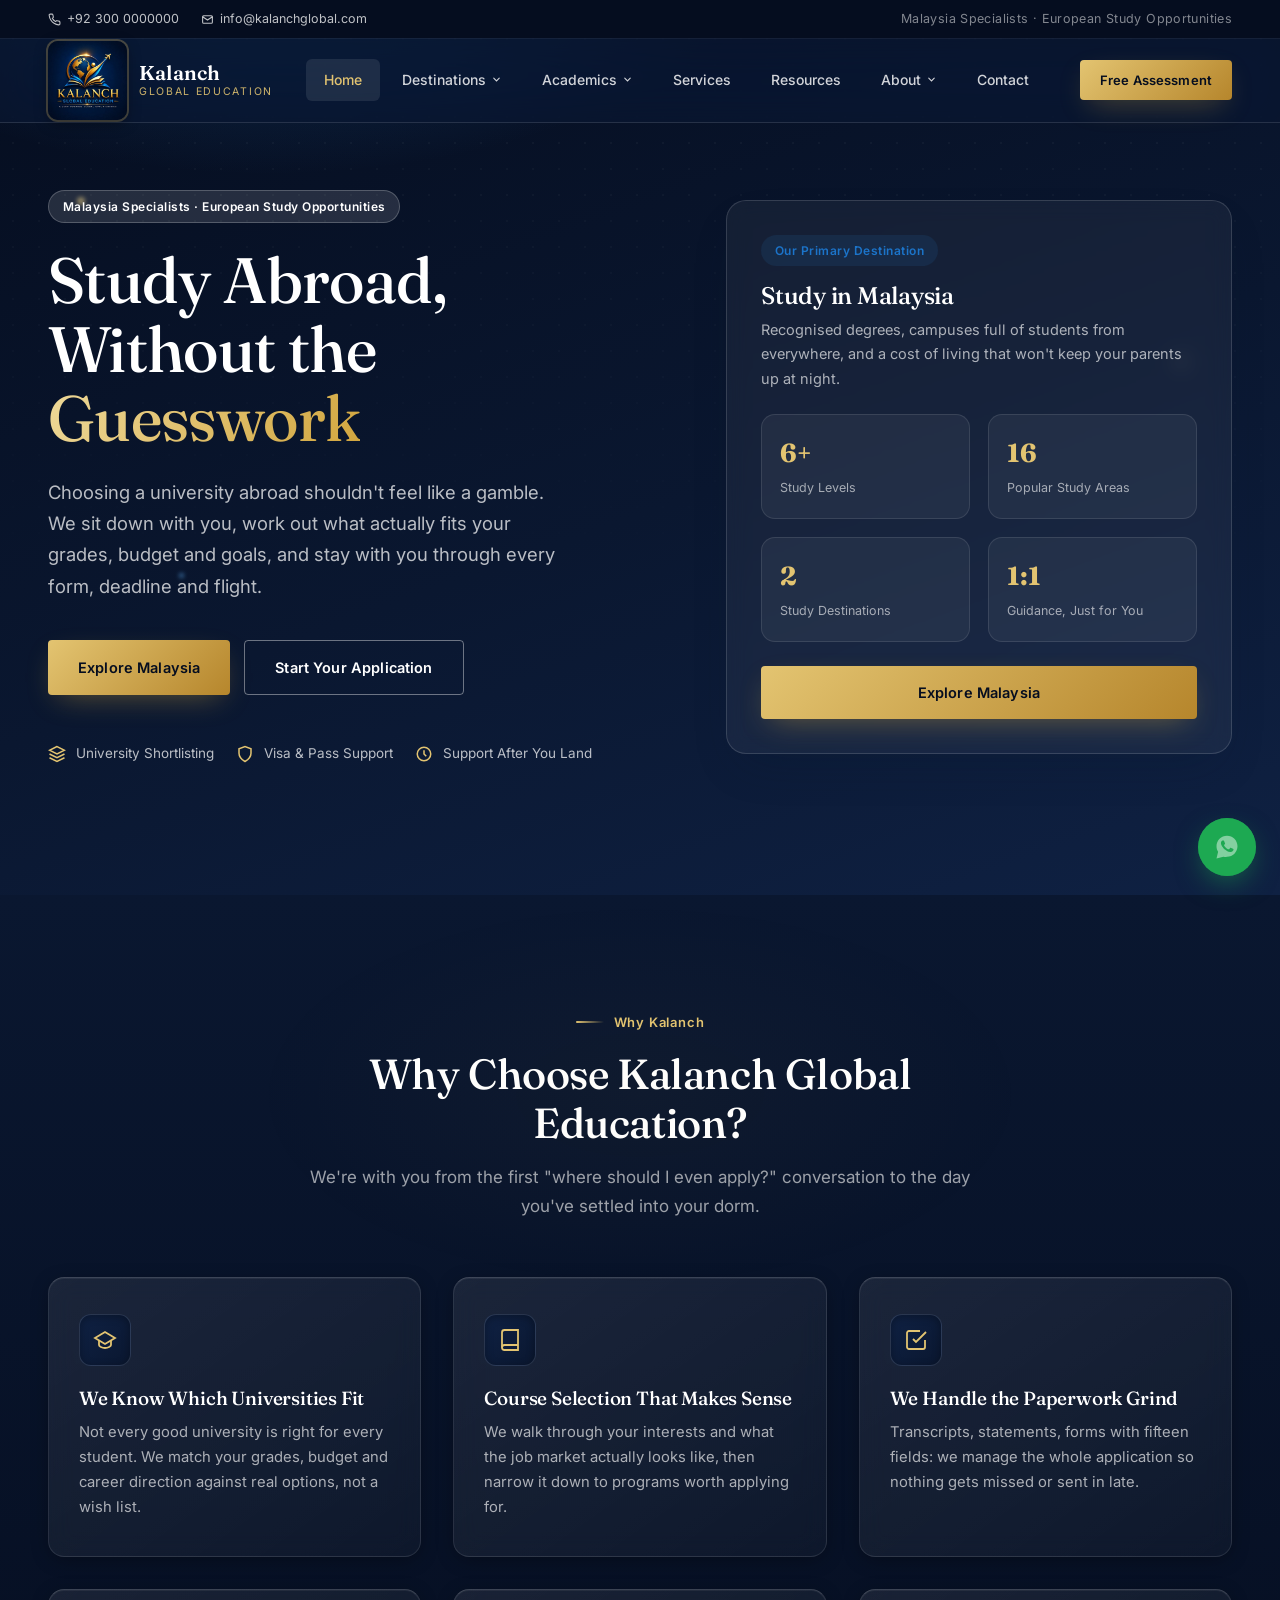
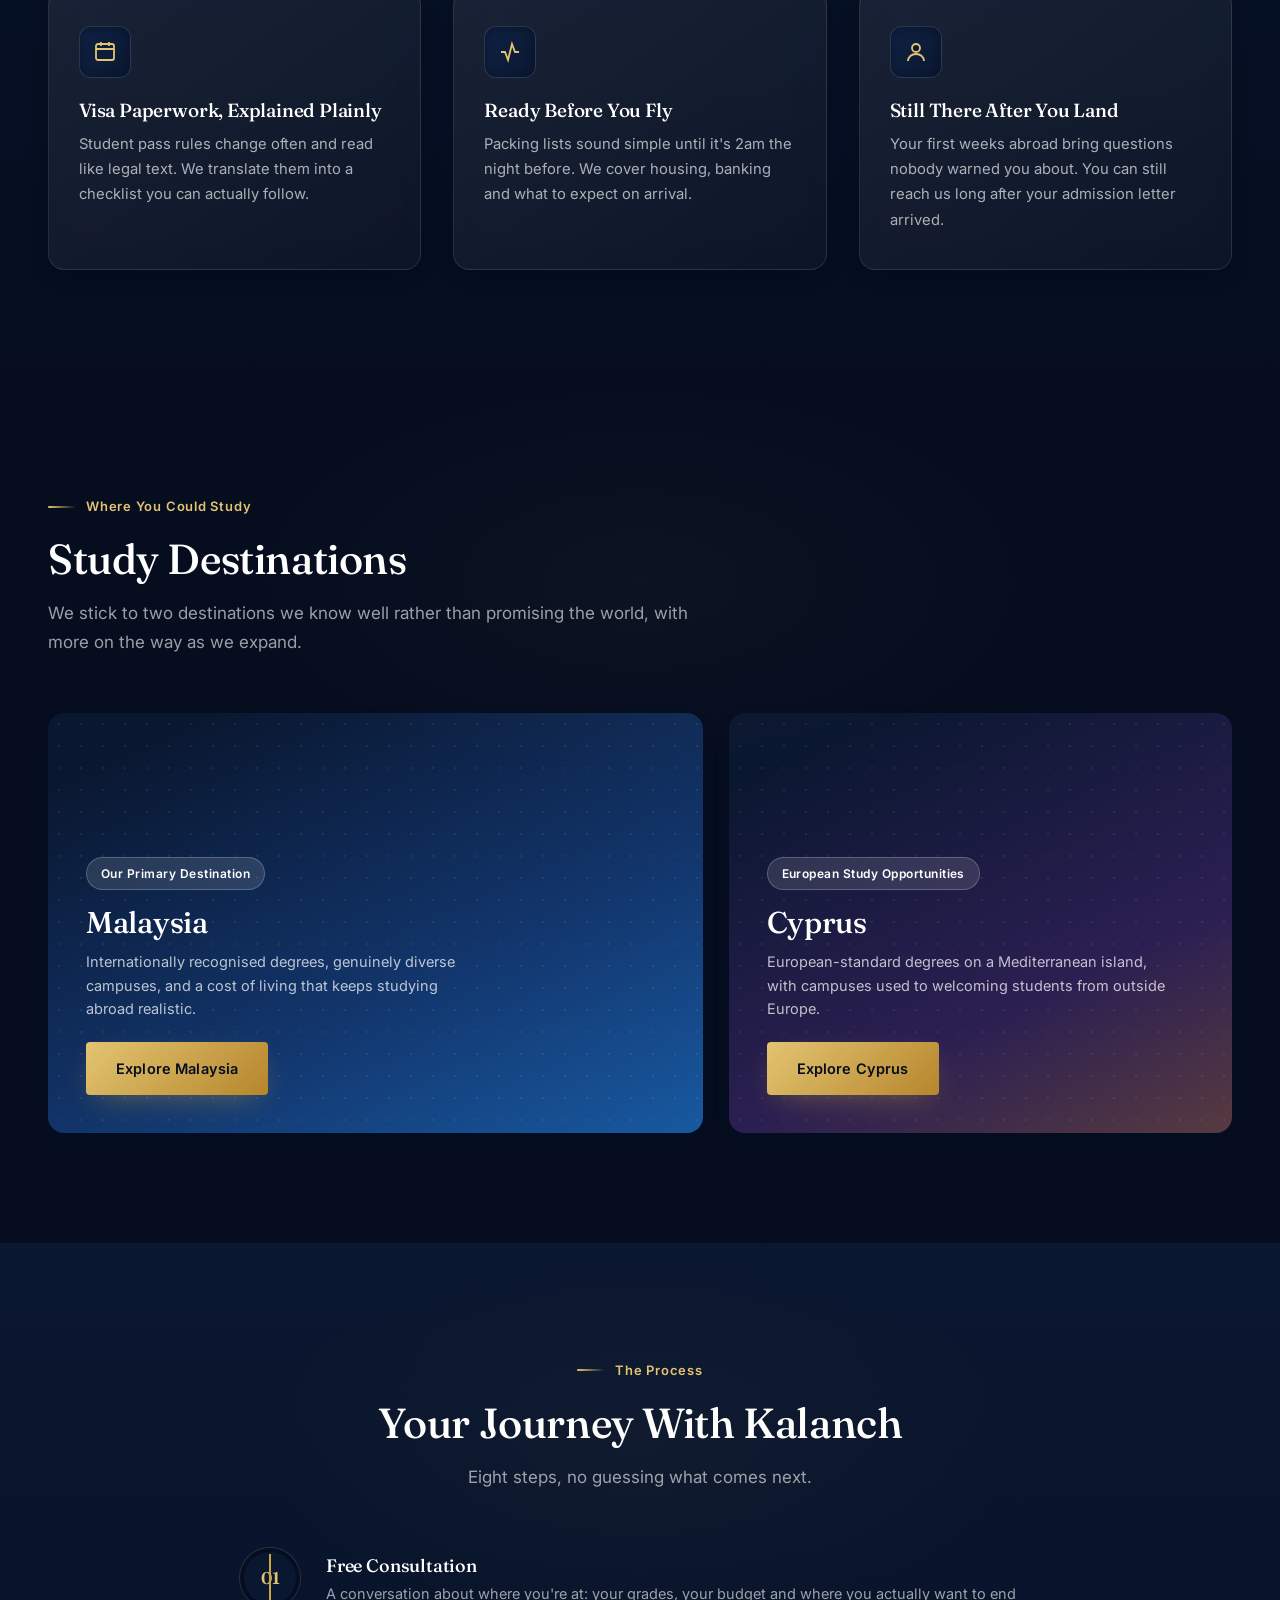
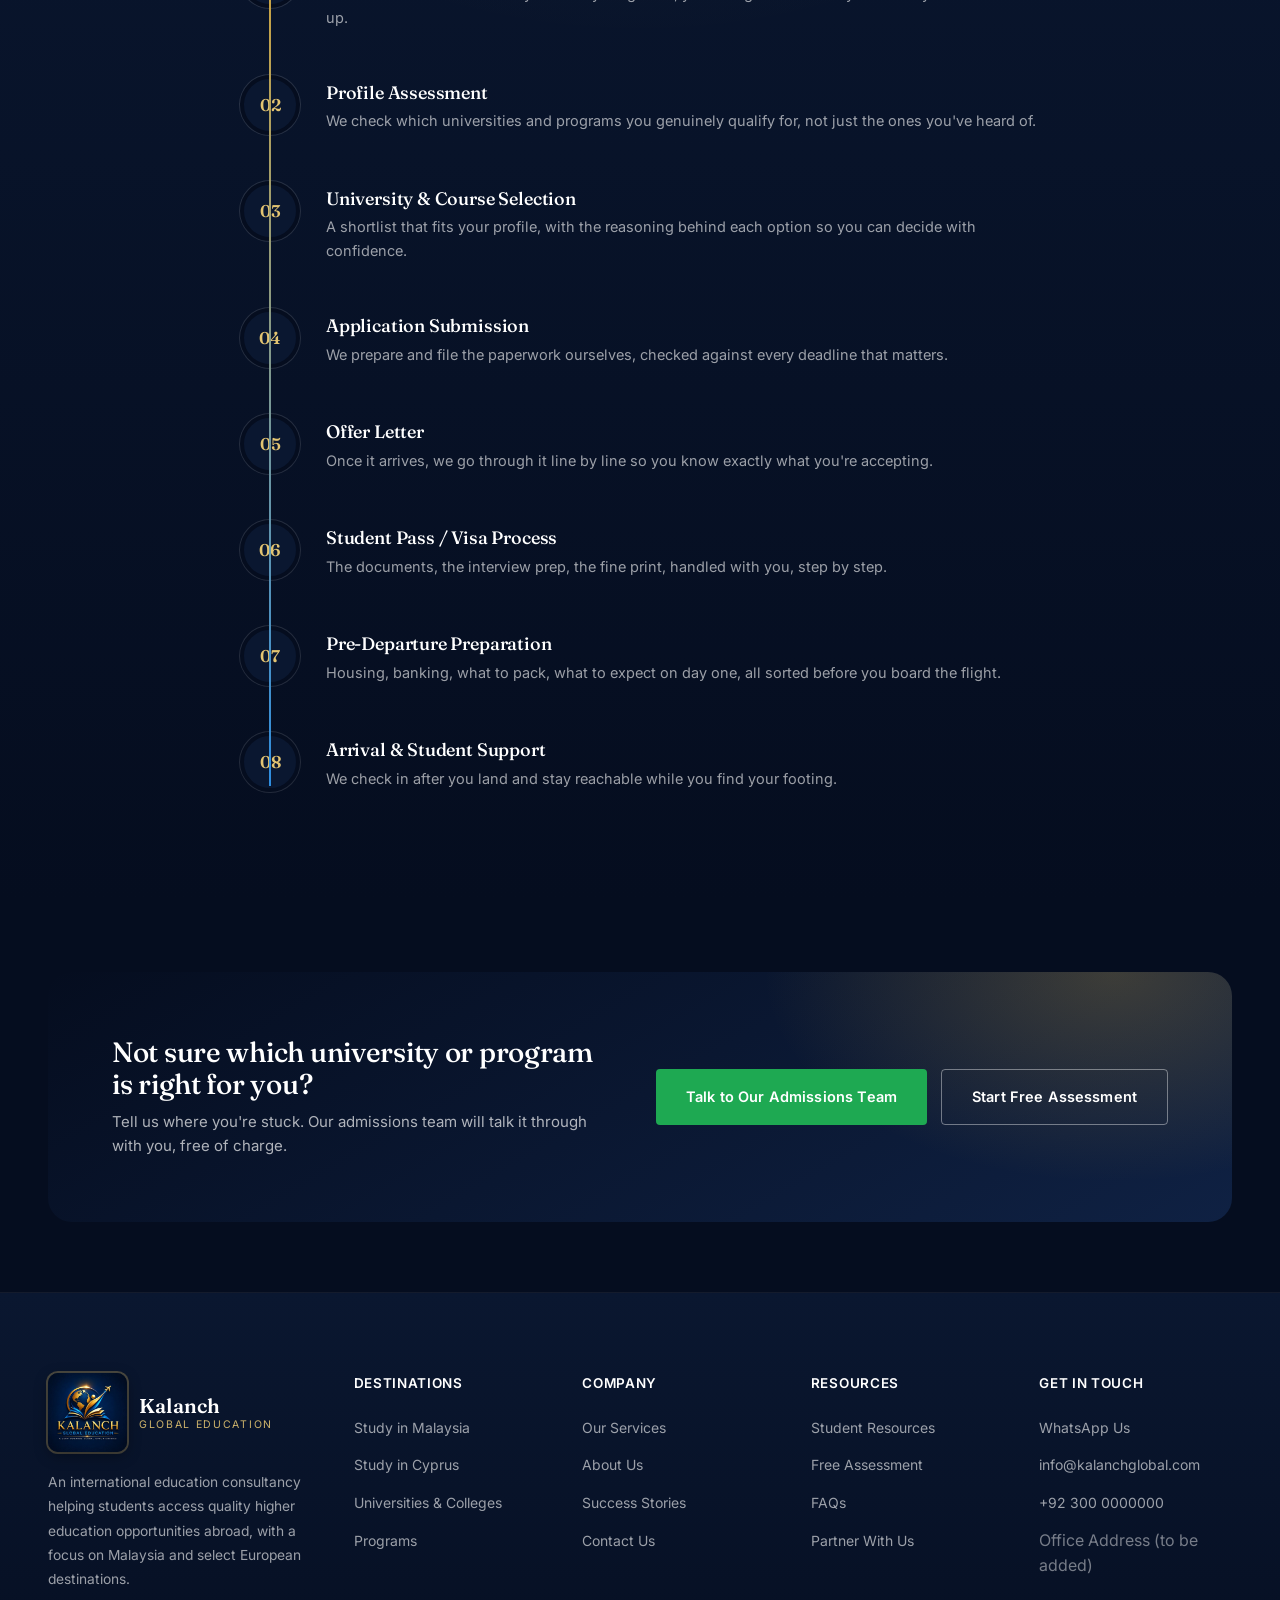
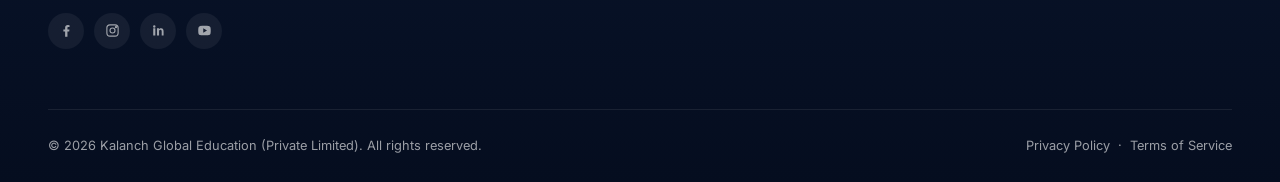
<file: index.html>
<!DOCTYPE html>
<html lang="en">
<head>
<meta charset="UTF-8">
<meta name="viewport" content="width=device-width, initial-scale=1.0">
<title>Kalanch Global Education | Study Abroad Consultancy in Malaysia & Cyprus</title>
<meta name="description" content="Kalanch Global Education helps students find the right university, program and destination abroad, with a focus on Malaysia and select European study opportunities in Cyprus.">
<link rel="icon" type="image/jpeg" href="assets/images/logos/kalanch-logo.jpg">
<link rel="stylesheet" href="css/style.css">
</head>
<body data-page="home">

<div id="site-header"></div>

<!-- HERO -->
<section class="hero">
  <div class="wrap">
    <div class="hero-grid">
      <div class="reveal in">
        <span class="tag light">Malaysia Specialists · European Study Opportunities</span>
        <h1 style="margin-top:22px">Study Abroad, Without the <em>Guesswork</em></h1>
        <p class="lead">Choosing a university abroad shouldn't feel like a gamble. We sit down with you, work out what actually fits your grades, budget and goals, and stay with you through every form, deadline and flight.</p>
        <div class="hero-cta">
          <a href="malaysia.html" class="btn btn-gold">Explore Malaysia</a>
          <a href="application.html" class="btn btn-outline">Start Your Application</a>
        </div>
        <div class="hero-badges">
          <div class="hero-badge"><svg viewBox="0 0 24 24" fill="none" stroke="currentColor" stroke-width="2"><path d="M12 2 2 7l10 5 10-5-10-5Z"/><path d="M2 17l10 5 10-5M2 12l10 5 10-5"/></svg> University Shortlisting</div>
          <div class="hero-badge"><svg viewBox="0 0 24 24" fill="none" stroke="currentColor" stroke-width="2"><path d="M12 22s8-4.5 8-11V5l-8-3-8 3v6c0 6.5 8 11 8 11Z"/></svg> Visa & Pass Support</div>
          <div class="hero-badge"><svg viewBox="0 0 24 24" fill="none" stroke="currentColor" stroke-width="2"><circle cx="12" cy="12" r="9"/><path d="M12 7v5l3 3"/></svg> Support After You Land</div>
        </div>
      </div>
      <div class="hero-visual reveal in">
        <div class="hero-card">
          <span class="tag sky">Our Primary Destination</span>
          <h3 style="color:#fff;font-size:24px;margin-top:16px">Study in Malaysia</h3>
          <p style="color:rgba(255,255,255,.65);font-size:14.5px;margin-top:8px;line-height:1.7">Recognised degrees, campuses full of students from everywhere, and a cost of living that won't keep your parents up at night.</p>
          <div class="hero-stat-row">
            <div class="hero-stat"><b>6+</b><span>Study Levels</span></div>
            <div class="hero-stat"><b>16</b><span>Popular Study Areas</span></div>
            <div class="hero-stat"><b>2</b><span>Study Destinations</span></div>
            <div class="hero-stat"><b>1:1</b><span>Guidance, Just for You</span></div>
          </div>
          <a href="malaysia.html" class="btn btn-gold btn-block" style="margin-top:24px">Explore Malaysia</a>
        </div>
      </div>
    </div>
  </div>
</section>

<!-- WHY CHOOSE KALANCH -->
<section class="section">
  <div class="wrap">
    <div class="section-head center">
      <div class="eyebrow" style="margin-left:auto;margin-right:auto">Why Kalanch</div>
      <h2 class="section-title">Why Choose Kalanch Global Education?</h2>
      <p class="section-sub">We're with you from the first "where should I even apply?" conversation to the day you've settled into your dorm.</p>
    </div>
    <div class="grid-3 reveal-stagger">
      <div class="feature-card">
        <div class="feature-icon"><svg viewBox="0 0 24 24" fill="none" stroke="currentColor" stroke-width="1.8"><path d="M22 10 12 4 2 10l10 6 10-6Z"/><path d="M6 12v5c0 1.5 3 3 6 3s6-1.5 6-3v-5"/></svg></div>
        <h3>We Know Which Universities Fit</h3>
        <p>Not every good university is right for every student. We match your grades, budget and career direction against real options, not a wish list.</p>
      </div>
      <div class="feature-card">
        <div class="feature-icon"><svg viewBox="0 0 24 24" fill="none" stroke="currentColor" stroke-width="1.8"><path d="M4 19.5A2.5 2.5 0 0 1 6.5 17H20"/><path d="M6.5 2H20v20H6.5A2.5 2.5 0 0 1 4 19.5v-15A2.5 2.5 0 0 1 6.5 2Z"/></svg></div>
        <h3>Course Selection That Makes Sense</h3>
        <p>We walk through your interests and what the job market actually looks like, then narrow it down to programs worth applying for.</p>
      </div>
      <div class="feature-card">
        <div class="feature-icon"><svg viewBox="0 0 24 24" fill="none" stroke="currentColor" stroke-width="1.8"><path d="m9 11 3 3L22 4"/><path d="M21 12v7a2 2 0 0 1-2 2H5a2 2 0 0 1-2-2V5a2 2 0 0 1 2-2h11"/></svg></div>
        <h3>We Handle the Paperwork Grind</h3>
        <p>Transcripts, statements, forms with fifteen fields: we manage the whole application so nothing gets missed or sent in late.</p>
      </div>
      <div class="feature-card">
        <div class="feature-icon"><svg viewBox="0 0 24 24" fill="none" stroke="currentColor" stroke-width="1.8"><rect x="3" y="4" width="18" height="16" rx="2"/><path d="M3 9h18M8 2v4M16 2v4"/></svg></div>
        <h3>Visa Paperwork, Explained Plainly</h3>
        <p>Student pass rules change often and read like legal text. We translate them into a checklist you can actually follow.</p>
      </div>
      <div class="feature-card">
        <div class="feature-icon"><svg viewBox="0 0 24 24" fill="none" stroke="currentColor" stroke-width="1.8"><path d="M3 12h4l3 8 4-16 3 8h4"/></svg></div>
        <h3>Ready Before You Fly</h3>
        <p>Packing lists sound simple until it's 2am the night before. We cover housing, banking and what to expect on arrival.</p>
      </div>
      <div class="feature-card">
        <div class="feature-icon"><svg viewBox="0 0 24 24" fill="none" stroke="currentColor" stroke-width="1.8"><circle cx="12" cy="8" r="4"/><path d="M4 21c0-4 3.5-7 8-7s8 3 8 7"/></svg></div>
        <h3>Still There After You Land</h3>
        <p>Your first weeks abroad bring questions nobody warned you about. You can still reach us long after your admission letter arrived.</p>
      </div>
    </div>
  </div>
</section>

<!-- STUDY DESTINATIONS -->
<section class="section" style="background:var(--paper-soft)">
  <div class="wrap">
    <div class="section-head">
      <div class="eyebrow">Where You Could Study</div>
      <h2 class="section-title">Study Destinations</h2>
      <p class="section-sub">We stick to two destinations we know well rather than promising the world, with more on the way as we expand.</p>
    </div>
    <div class="dest-grid reveal-stagger">
      <div class="dest-card malaysia">
        <span class="tag light">Our Primary Destination</span>
        <h3>Malaysia</h3>
        <p>Internationally recognised degrees, genuinely diverse campuses, and a cost of living that keeps studying abroad realistic.</p>
        <a href="malaysia.html" class="btn btn-gold">Explore Malaysia</a>
      </div>
      <div class="dest-card cyprus">
        <span class="tag light">European Study Opportunities</span>
        <h3>Cyprus</h3>
        <p>European-standard degrees on a Mediterranean island, with campuses used to welcoming students from outside Europe.</p>
        <a href="cyprus.html" class="btn btn-gold">Explore Cyprus</a>
      </div>
    </div>
  </div>
</section>

<!-- YOUR JOURNEY -->
<section class="section">
  <div class="wrap">
    <div class="section-head center">
      <div class="eyebrow" style="margin-left:auto;margin-right:auto">The Process</div>
      <h2 class="section-title">Your Journey With Kalanch</h2>
      <p class="section-sub">Eight steps, no guessing what comes next.</p>
    </div>
    <div class="timeline reveal-stagger">
      <div class="tl-item"><div class="tl-dot">01</div><div class="tl-content"><h4>Free Consultation</h4><p>A conversation about where you're at: your grades, your budget and where you actually want to end up.</p></div></div>
      <div class="tl-item"><div class="tl-dot">02</div><div class="tl-content"><h4>Profile Assessment</h4><p>We check which universities and programs you genuinely qualify for, not just the ones you've heard of.</p></div></div>
      <div class="tl-item"><div class="tl-dot">03</div><div class="tl-content"><h4>University & Course Selection</h4><p>A shortlist that fits your profile, with the reasoning behind each option so you can decide with confidence.</p></div></div>
      <div class="tl-item"><div class="tl-dot">04</div><div class="tl-content"><h4>Application Submission</h4><p>We prepare and file the paperwork ourselves, checked against every deadline that matters.</p></div></div>
      <div class="tl-item"><div class="tl-dot">05</div><div class="tl-content"><h4>Offer Letter</h4><p>Once it arrives, we go through it line by line so you know exactly what you're accepting.</p></div></div>
      <div class="tl-item"><div class="tl-dot">06</div><div class="tl-content"><h4>Student Pass / Visa Process</h4><p>The documents, the interview prep, the fine print, handled with you, step by step.</p></div></div>
      <div class="tl-item"><div class="tl-dot">07</div><div class="tl-content"><h4>Pre-Departure Preparation</h4><p>Housing, banking, what to pack, what to expect on day one, all sorted before you board the flight.</p></div></div>
      <div class="tl-item"><div class="tl-dot">08</div><div class="tl-content"><h4>Arrival & Student Support</h4><p>We check in after you land and stay reachable while you find your footing.</p></div></div>
    </div>
  </div>
</section>

<!-- CTA -->
<section class="section-tight">
  <div class="wrap">
    <div class="cta-band reveal">
      <div>
        <h3>Not sure which university or program is right for you?</h3>
        <p>Tell us where you're stuck. Our admissions team will talk it through with you, free of charge.</p>
      </div>
      <div class="btn-row">
        <a href="#" id="homeWaCta" target="_blank" rel="noopener" class="btn btn-whatsapp">Talk to Our Admissions Team</a>
        <a href="application.html" class="btn btn-outline" style="border-color:rgba(255,255,255,.4);color:#fff">Start Free Assessment</a>
      </div>
    </div>
  </div>
</section>

<div id="site-footer"></div>

<script src="js/main.js"></script>
<script>
  document.getElementById("homeWaCta").href = waLink("Hi Kalanch Global Education, I would like guidance choosing the right university and program for me.");
</script>
</body>
</html>
</file>
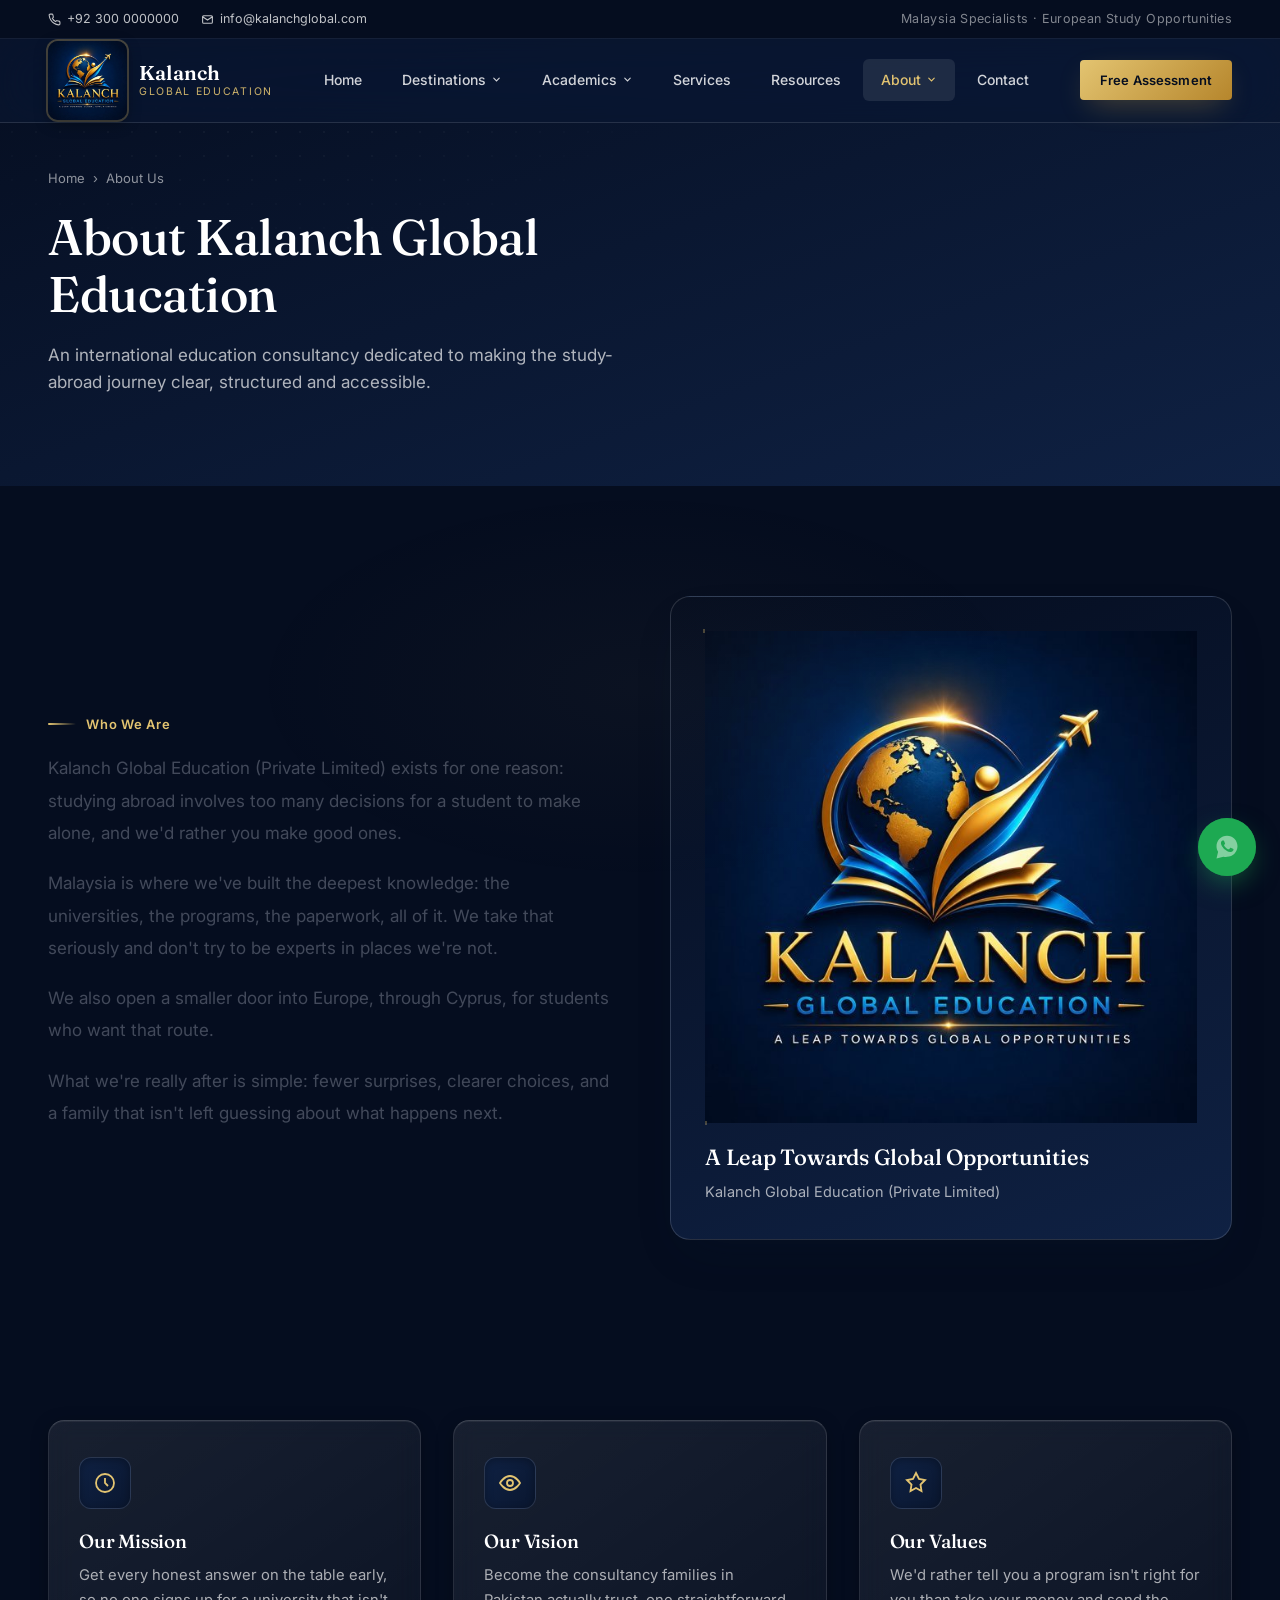
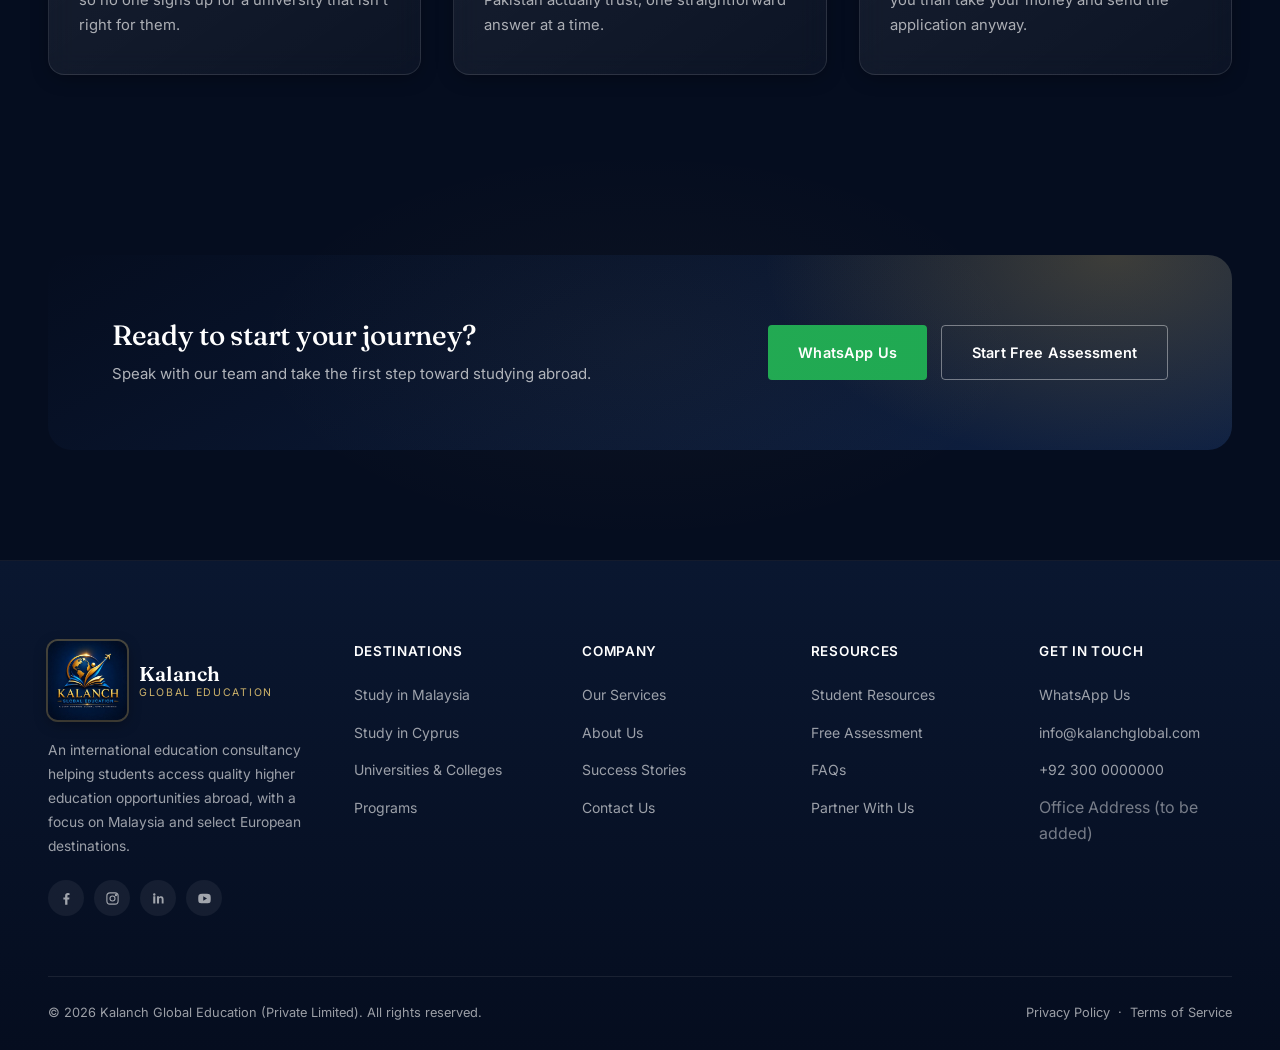
<file: about.html>
<!DOCTYPE html>
<html lang="en">
<head>
<meta charset="UTF-8">
<meta name="viewport" content="width=device-width, initial-scale=1.0">
<title>About Us | Kalanch Global Education</title>
<meta name="description" content="Kalanch Global Education (Private Limited) is an international education consultancy helping students access quality higher education opportunities abroad.">
<link rel="icon" type="image/jpeg" href="assets/images/logos/kalanch-logo.jpg">
<link rel="stylesheet" href="css/style.css">
</head>
<body data-page="about">

<div id="site-header"></div>

<div class="page-header">
  <div class="wrap">
    <div class="breadcrumb"><a href="index.html">Home</a> <span>›</span> <span>About Us</span></div>
    <h1>About Kalanch Global Education</h1>
    <p>An international education consultancy dedicated to making the study-abroad journey clear, structured and accessible.</p>
  </div>
</div>

<section class="section">
  <div class="wrap">
    <div class="split">
      <div class="reveal">
        <div class="eyebrow">Who We Are</div>
        <p style="color:var(--ink-soft);font-size:17px;line-height:1.9">Kalanch Global Education (Private Limited) exists for one reason: studying abroad involves too many decisions for a student to make alone, and we'd rather you make good ones.</p>
        <p style="color:var(--ink-soft);font-size:17px;line-height:1.9;margin-top:18px">Malaysia is where we've built the deepest knowledge: the universities, the programs, the paperwork, all of it. We take that seriously and don't try to be experts in places we're not.</p>
        <p style="color:var(--ink-soft);font-size:17px;line-height:1.9;margin-top:18px">We also open a smaller door into Europe, through Cyprus, for students who want that route.</p>
        <p style="color:var(--ink-soft);font-size:17px;line-height:1.9;margin-top:18px">What we're really after is simple: fewer surprises, clearer choices, and a family that isn't left guessing about what happens next.</p>
      </div>
      <div class="reveal">
        <div class="hero-card" style="background:linear-gradient(160deg,var(--navy-950),var(--navy-800))">
          <span class="brand-mark" style="width:64px;height:64px"><img src="assets/images/logos/kalanch-logo.jpg" alt="Kalanch Global Education logo"></span>
          <h3 style="color:#fff;font-size:22px;margin-top:22px">A Leap Towards Global Opportunities</h3>
          <p style="color:rgba(255,255,255,.65);font-size:14.5px;margin-top:10px;line-height:1.7">Kalanch Global Education (Private Limited)</p>
        </div>
      </div>
    </div>
  </div>
</section>

<section class="section-tight" style="background:var(--paper-soft)">
  <div class="wrap">
    <div class="grid-3 reveal-stagger">
      <div class="feature-card">
        <div class="feature-icon"><svg viewBox="0 0 24 24" fill="none" stroke="currentColor" stroke-width="1.8"><circle cx="12" cy="12" r="9"/><path d="M12 7v5l3 3"/></svg></div>
        <h3>Our Mission</h3>
        <p>Get every honest answer on the table early, so no one signs up for a university that isn't right for them.</p>
      </div>
      <div class="feature-card">
        <div class="feature-icon"><svg viewBox="0 0 24 24" fill="none" stroke="currentColor" stroke-width="1.8"><path d="M2 12s4-7 10-7 10 7 10 7-4 7-10 7-10-7-10-7Z"/><circle cx="12" cy="12" r="3"/></svg></div>
        <h3>Our Vision</h3>
        <p>Become the consultancy families in Pakistan actually trust, one straightforward answer at a time.</p>
      </div>
      <div class="feature-card">
        <div class="feature-icon"><svg viewBox="0 0 24 24" fill="none" stroke="currentColor" stroke-width="1.8"><path d="m12 2 3 6 6 1-4.5 4.5L17.5 20 12 17l-5.5 3 1-6.5L3 9l6-1 3-6Z"/></svg></div>
        <h3>Our Values</h3>
        <p>We'd rather tell you a program isn't right for you than take your money and send the application anyway.</p>
      </div>
    </div>
  </div>
</section>

<section class="section">
  <div class="wrap">
    <div class="cta-band reveal">
      <div>
        <h3>Ready to start your journey?</h3>
        <p>Speak with our team and take the first step toward studying abroad.</p>
      </div>
      <div class="btn-row">
        <a href="#" id="aboutWaCta" target="_blank" rel="noopener" class="btn btn-whatsapp">WhatsApp Us</a>
        <a href="application.html" class="btn btn-outline" style="border-color:rgba(255,255,255,.4);color:#fff">Start Free Assessment</a>
      </div>
    </div>
  </div>
</section>

<div id="site-footer"></div>
<script src="js/main.js"></script>
<script>
  document.getElementById("aboutWaCta").href = waLink("Hi Kalanch Global Education, I'd like to know more about your consultancy and how you can help me.");
</script>
</body>
</html>
</file>
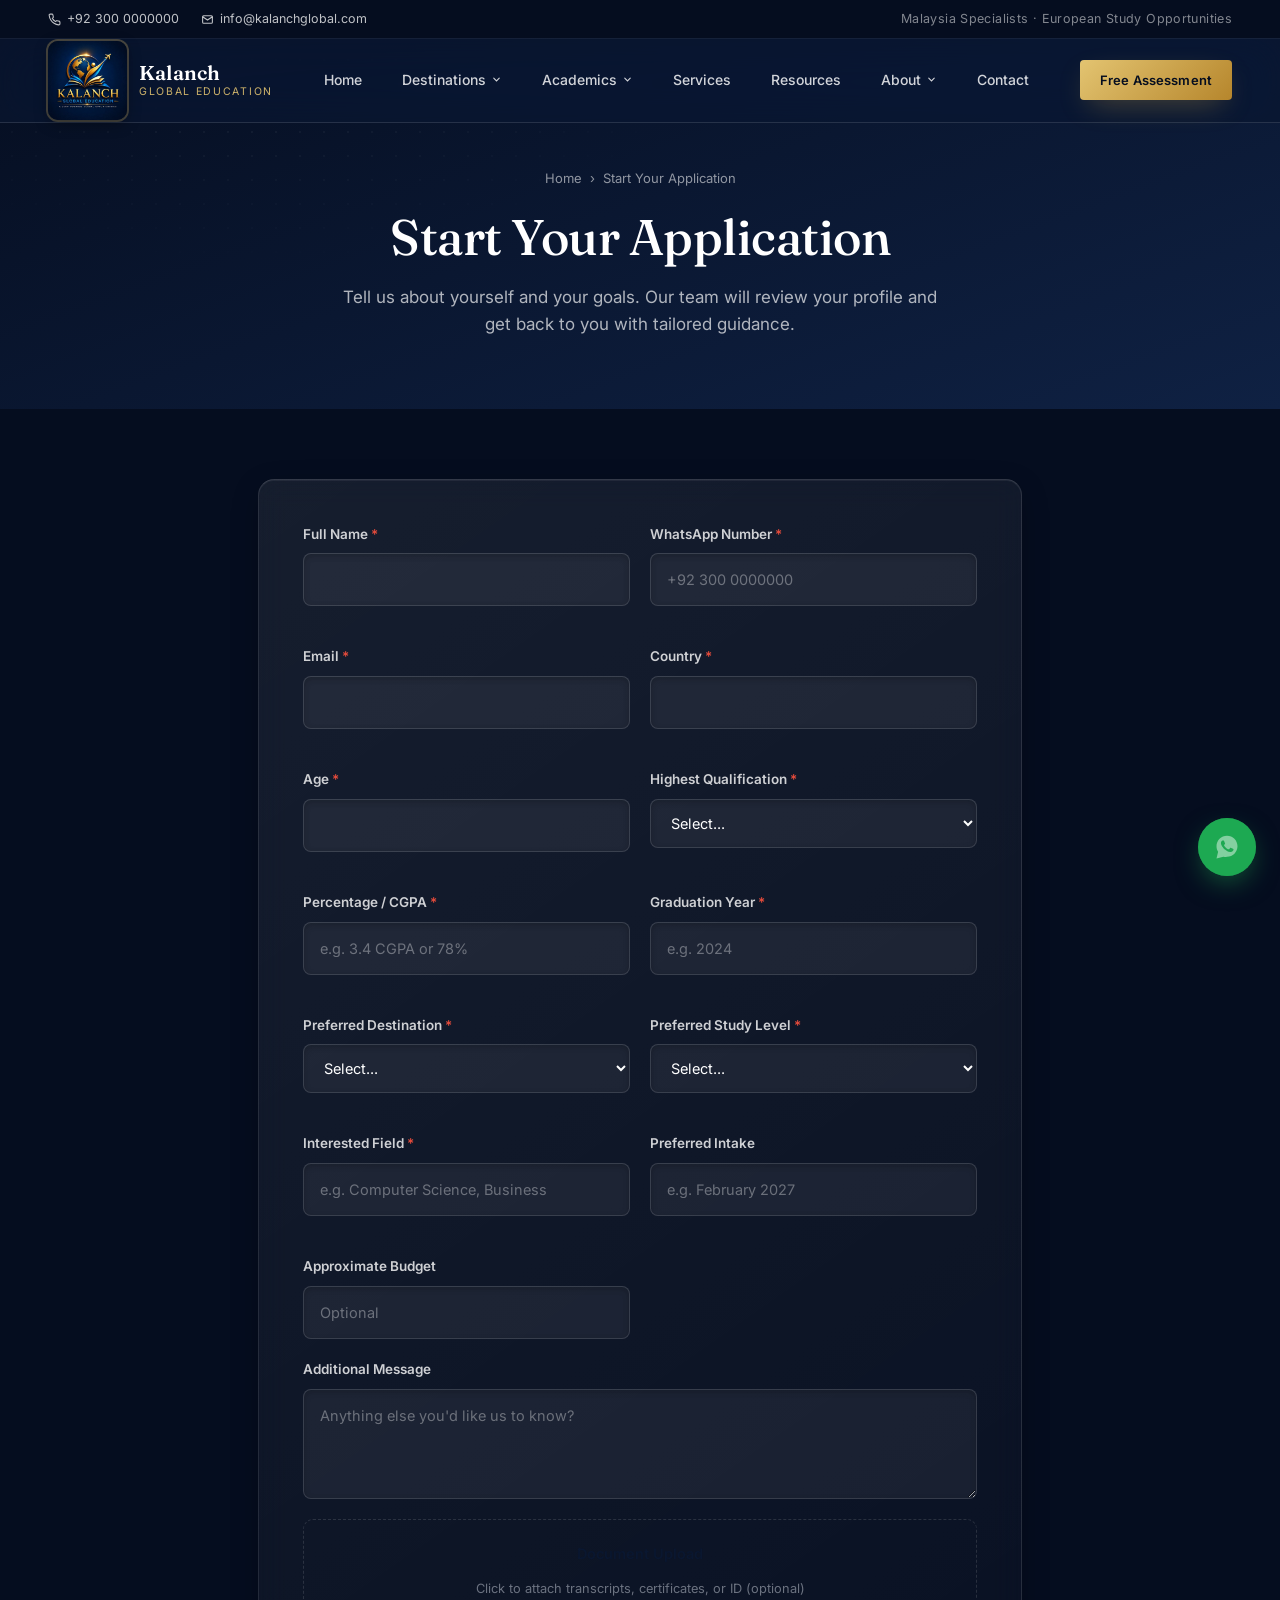
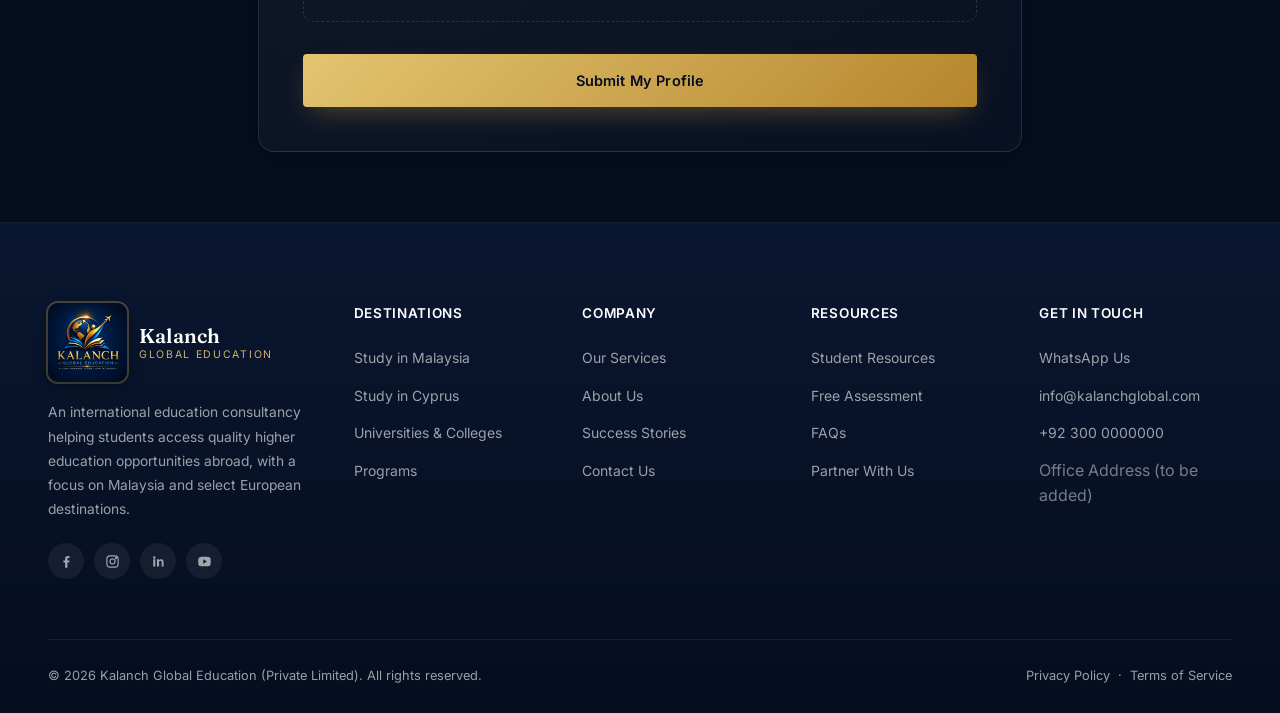
<file: application.html>
<!DOCTYPE html>
<html lang="en">
<head>
<meta charset="UTF-8">
<meta name="viewport" content="width=device-width, initial-scale=1.0">
<title>Start Your Application | Kalanch Global Education</title>
<meta name="description" content="Submit your profile for a free assessment. Kalanch Global Education will match you with suitable universities and programs.">
<link rel="icon" type="image/jpeg" href="assets/images/logos/kalanch-logo.jpg">
<link rel="stylesheet" href="css/style.css">
</head>
<body data-page="application">

<div id="site-header"></div>

<div class="page-header" style="padding-bottom:70px">
  <div class="wrap text-center">
    <div class="breadcrumb" style="justify-content:center"><a href="index.html">Home</a> <span>›</span> <span>Start Your Application</span></div>
    <h1 style="margin:0 auto">Start Your Application</h1>
    <p style="margin-left:auto;margin-right:auto">Tell us about yourself and your goals. Our team will review your profile and get back to you with tailored guidance.</p>
  </div>
</div>

<section class="section-tight">
  <div class="wrap-narrow">
    <div class="form-card reveal">
      <form id="applicationForm" novalidate>
        <div class="form-grid">
          <div class="field" id="f-name">
            <label>Full Name <span class="req">*</span></label>
            <input type="text" name="fullName" required>
            <span class="error-msg">Please enter your full name.</span>
          </div>
          <div class="field" id="f-whatsapp">
            <label>WhatsApp Number <span class="req">*</span></label>
            <input type="tel" name="whatsapp" placeholder="+92 300 0000000" required>
            <span class="error-msg">Please enter your WhatsApp number.</span>
          </div>
          <div class="field" id="f-email">
            <label>Email <span class="req">*</span></label>
            <input type="email" name="email" required>
            <span class="error-msg">Please enter a valid email.</span>
          </div>
          <div class="field" id="f-country">
            <label>Country <span class="req">*</span></label>
            <input type="text" name="country" required>
            <span class="error-msg">Please enter your country.</span>
          </div>
          <div class="field" id="f-age">
            <label>Age <span class="req">*</span></label>
            <input type="number" min="14" max="65" name="age" required>
            <span class="error-msg">Please enter your age.</span>
          </div>
          <div class="field" id="f-qualification">
            <label>Highest Qualification <span class="req">*</span></label>
            <select name="qualification" required>
              <option value="">Select...</option>
              <option>Matric / O-Levels</option>
              <option>Intermediate / A-Levels</option>
              <option>Bachelor's Degree</option>
              <option>Master's Degree</option>
              <option>Other</option>
            </select>
            <span class="error-msg">Please select your qualification.</span>
          </div>
          <div class="field" id="f-cgpa">
            <label>Percentage / CGPA <span class="req">*</span></label>
            <input type="text" name="cgpa" placeholder="e.g. 3.4 CGPA or 78%" required>
            <span class="error-msg">Please enter your result.</span>
          </div>
          <div class="field" id="f-gradyear">
            <label>Graduation Year <span class="req">*</span></label>
            <input type="number" min="1990" max="2035" name="gradYear" placeholder="e.g. 2024" required>
            <span class="error-msg">Please enter your graduation year.</span>
          </div>
          <div class="field" id="f-destination">
            <label>Preferred Destination <span class="req">*</span></label>
            <select name="destination" required>
              <option value="">Select...</option>
              <option>Malaysia</option>
              <option>Cyprus</option>
              <option>Not sure yet</option>
            </select>
            <span class="error-msg">Please select a destination.</span>
          </div>
          <div class="field" id="f-level">
            <label>Preferred Study Level <span class="req">*</span></label>
            <select name="level" required>
              <option value="">Select...</option>
              <option>Foundation</option>
              <option>Diploma</option>
              <option>Bachelor's</option>
              <option>Master's</option>
              <option>PhD</option>
              <option>Professional Program</option>
            </select>
            <span class="error-msg">Please select a study level.</span>
          </div>
          <div class="field" id="f-field">
            <label>Interested Field <span class="req">*</span></label>
            <input type="text" name="field" placeholder="e.g. Computer Science, Business" required>
            <span class="error-msg">Please enter your interested field.</span>
          </div>
          <div class="field" id="f-intake">
            <label>Preferred Intake</label>
            <input type="text" name="intake" placeholder="e.g. February 2027">
          </div>
          <div class="field" id="f-budget">
            <label>Approximate Budget</label>
            <input type="text" name="budget" placeholder="Optional">
          </div>
        </div>

        <div class="field">
          <label>Additional Message</label>
          <textarea name="message" placeholder="Anything else you'd like us to know?"></textarea>
        </div>

        <label class="field file" for="docUpload">
          <input type="file" id="docUpload" name="document" style="display:none">
          <span style="display:block;font-weight:600;color:var(--navy-900);font-size:14.5px">Document Upload</span>
          <span style="display:block;font-size:12.8px;color:var(--muted);margin-top:6px" id="fileLabel">Click to attach transcripts, certificates, or ID (optional)</span>
        </label>

        <button type="submit" class="btn btn-gold btn-block" style="margin-top:12px">Submit My Profile</button>
      </form>

      <div id="applicationSuccess" style="display:none" class="success-panel">
        <div class="success-icon"><svg viewBox="0 0 24 24" fill="none" stroke="currentColor" stroke-width="2.4" stroke-linecap="round"><path d="M20 6 9 17l-5-5"/></svg></div>
        <h3 style="color:var(--navy-900);font-size:22px">Profile Submitted</h3>
        <p style="color:var(--muted);margin-top:10px;font-size:15px;max-width:420px;margin-left:auto;margin-right:auto">Thank you. Our admissions team will review your profile and reach out shortly. For a faster response, message us directly on WhatsApp.</p>
        <a href="#" id="appSuccessWa" target="_blank" rel="noopener" class="btn btn-whatsapp" style="margin-top:24px">Message Us on WhatsApp</a>
      </div>
    </div>
  </div>
</section>

<div id="site-footer"></div>

<script src="js/main.js"></script>
<script>
  const params = new URLSearchParams(window.location.search);
  const preselectedUni = params.get("university");

  document.getElementById("docUpload").addEventListener("change", (e) => {
    const label = document.getElementById("fileLabel");
    label.textContent = e.target.files.length ? e.target.files[0].name : "Click to attach transcripts, certificates, or ID (optional)";
  });

  const appForm = document.getElementById("applicationForm");
  appForm.addEventListener("submit", (e) => {
    e.preventDefault();
    if(!validateForm(appForm)) return;

    const data = new FormData(appForm);
    const name = data.get("fullName");
    const field = data.get("field");
    const destination = data.get("destination");
    const level = data.get("level");

    let msg = `Hi Kalanch Global Education, I have just submitted my profile for a Free Assessment.\nName: ${name}\nInterested Field: ${field}\nPreferred Destination: ${destination}\nPreferred Level: ${level}`;
    if(preselectedUni) msg += `\nUniversity of Interest: ${preselectedUni}`;

    document.getElementById("appSuccessWa").href = waLink(msg);
    appForm.style.display = "none";
    document.getElementById("applicationSuccess").style.display = "block";

    // Structure kept simple so an API / email / CRM integration can be
    // connected here later without changing the form markup above.
  });

  if(preselectedUni){
    const note = document.createElement("div");
    note.className = "placeholder-note";
    note.style.marginBottom = "24px";
    note.textContent = `You're applying with interest in: ${preselectedUni}`;
    appForm.parentNode.insertBefore(note, appForm);
  }
</script>
</body>
</html>
</file>
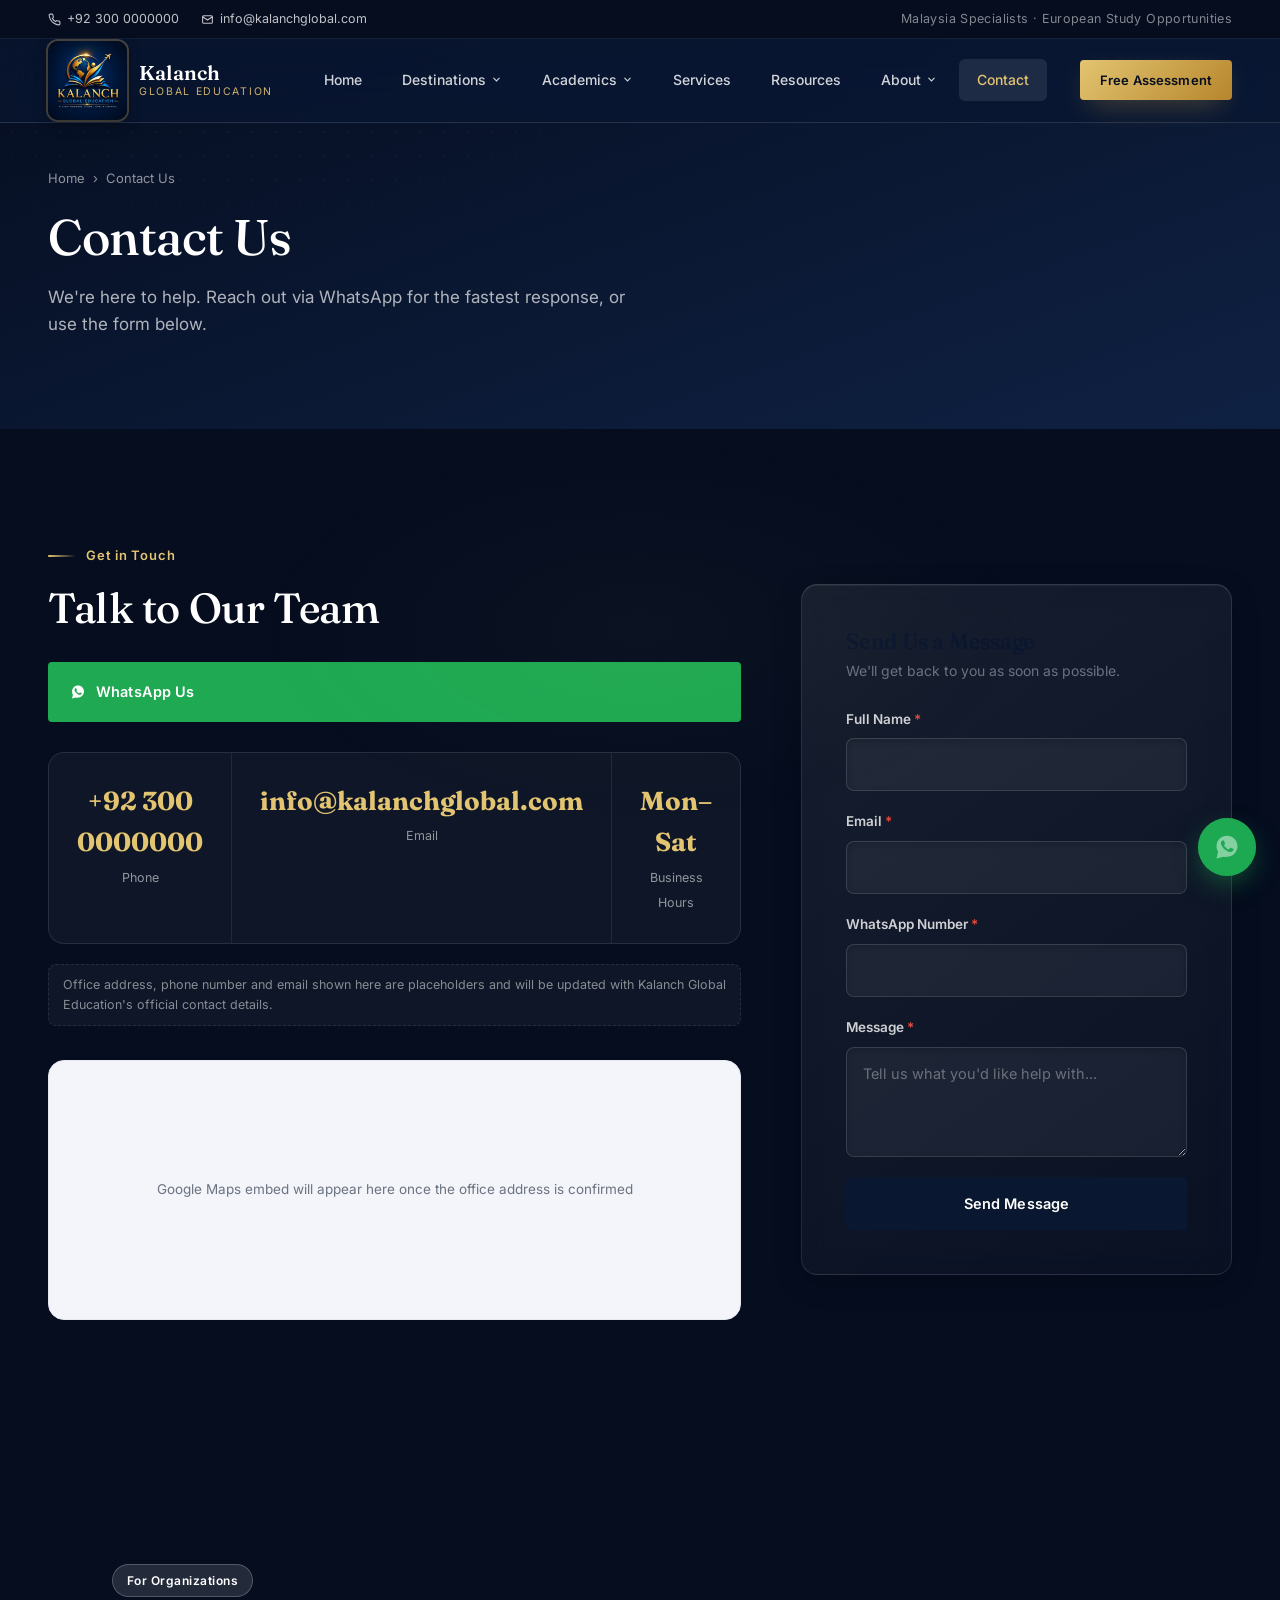
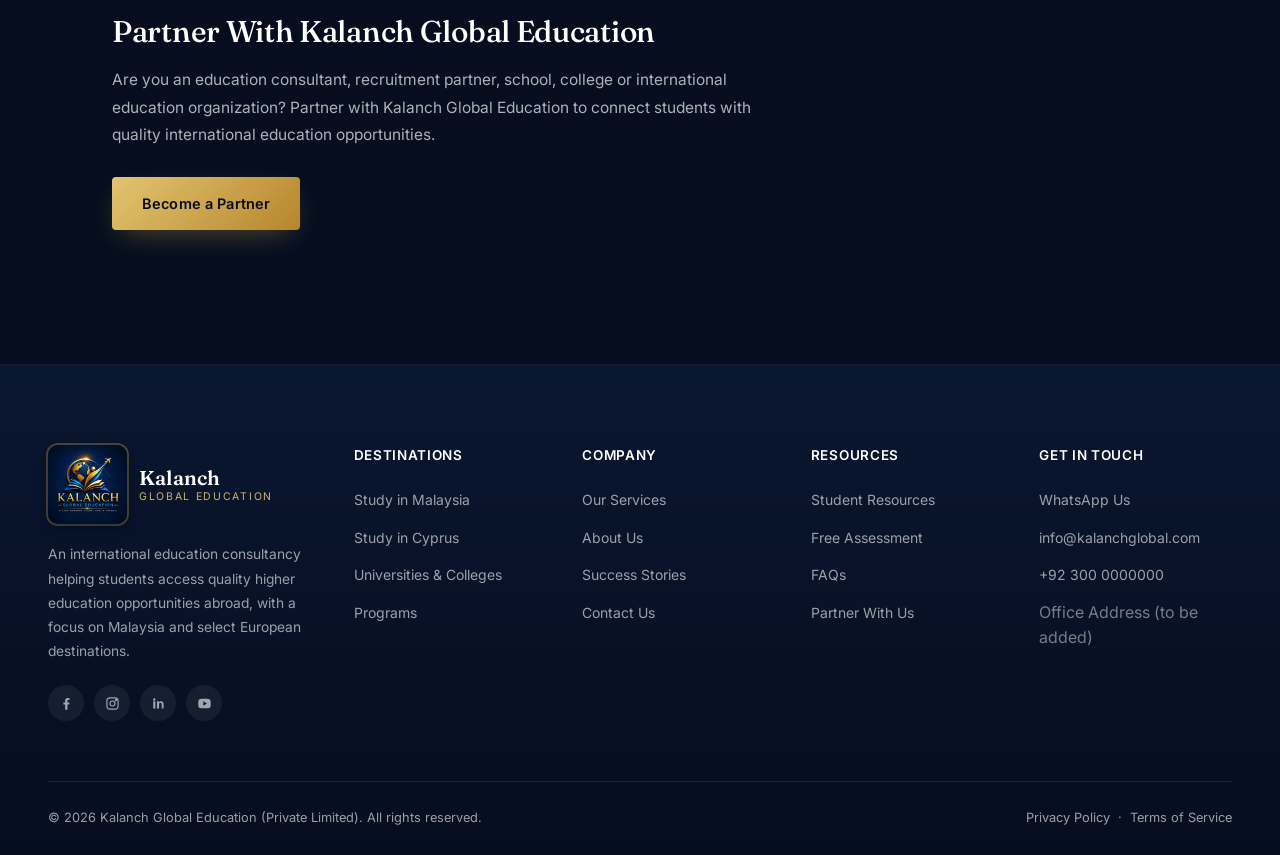
<file: contact.html>
<!DOCTYPE html>
<html lang="en">
<head>
<meta charset="UTF-8">
<meta name="viewport" content="width=device-width, initial-scale=1.0">
<title>Contact Us | Kalanch Global Education</title>
<meta name="description" content="Get in touch with Kalanch Global Education by WhatsApp, email, phone, or the message form below.">
<link rel="icon" type="image/jpeg" href="assets/images/logos/kalanch-logo.jpg">
<link rel="stylesheet" href="css/style.css">
</head>
<body data-page="contact">

<div id="site-header"></div>

<div class="page-header">
  <div class="wrap">
    <div class="breadcrumb"><a href="index.html">Home</a> <span>›</span> <span>Contact Us</span></div>
    <h1>Contact Us</h1>
    <p>We're here to help. Reach out via WhatsApp for the fastest response, or use the form below.</p>
  </div>
</div>

<section class="section">
  <div class="wrap split">
    <div class="reveal">
      <div class="eyebrow">Get in Touch</div>
      <h2 class="section-title">Talk to Our Team</h2>
      <div style="margin-top:30px;display:flex;flex-direction:column;gap:18px" id="contactDetails">
        <a href="#" id="contactWaBtn" target="_blank" rel="noopener" class="btn btn-whatsapp btn-block" style="justify-content:flex-start;padding:18px 22px"></a>
      </div>
      <div class="stat-strip" style="margin-top:30px" id="contactInfoStrip"></div>
      <div class="placeholder-note" style="margin-top:20px">Office address, phone number and email shown here are placeholders and will be updated with Kalanch Global Education's official contact details.</div>

      <div style="margin-top:34px;border-radius:var(--radius-lg);overflow:hidden;border:1px solid var(--line);height:260px;background:var(--paper-tint);display:flex;align-items:center;justify-content:center;color:var(--muted);font-size:13.5px" id="mapPlaceholder">
        Google Maps embed will appear here once the office address is confirmed
      </div>
    </div>

    <div class="reveal">
      <div class="form-card">
        <h3 style="font-size:22px;color:var(--navy-900);margin-bottom:6px">Send Us a Message</h3>
        <p style="color:var(--muted);font-size:14px;margin-bottom:26px">We'll get back to you as soon as possible.</p>
        <form id="contactForm" novalidate>
          <div class="field" id="cf-name">
            <label>Full Name <span class="req">*</span></label>
            <input type="text" name="name" required>
            <span class="error-msg">Please enter your name.</span>
          </div>
          <div class="field" id="cf-email">
            <label>Email <span class="req">*</span></label>
            <input type="email" name="email" required>
            <span class="error-msg">Please enter a valid email.</span>
          </div>
          <div class="field" id="cf-phone">
            <label>WhatsApp Number <span class="req">*</span></label>
            <input type="tel" name="phone" required>
            <span class="error-msg">Please enter your number.</span>
          </div>
          <div class="field" id="cf-message">
            <label>Message <span class="req">*</span></label>
            <textarea name="message" required placeholder="Tell us what you'd like help with..."></textarea>
            <span class="error-msg">Please enter a message.</span>
          </div>
          <button type="submit" class="btn btn-navy btn-block">Send Message</button>
        </form>
        <div id="contactSuccess" style="display:none" class="success-panel">
          <div class="success-icon"><svg viewBox="0 0 24 24" fill="none" stroke="currentColor" stroke-width="2.4" stroke-linecap="round"><path d="M20 6 9 17l-5-5"/></svg></div>
          <h3 style="color:var(--navy-900);font-size:20px">Message Received</h3>
          <p style="color:var(--muted);margin-top:8px;font-size:14.5px">Thank you. Our team will be in touch shortly. For a faster response, message us directly on WhatsApp.</p>
        </div>
      </div>
    </div>
  </div>
</section>

<!-- B2B PARTNER SECTION -->
<section class="section-tight" id="partner">
  <div class="wrap">
    <div style="background:var(--navy-950);border-radius:24px;padding:64px;color:#fff;position:relative;overflow:hidden" class="reveal">
      <div style="position:relative;z-index:2;max-width:640px">
        <span class="tag light">For Organizations</span>
        <h2 style="color:#fff;font-size:30px;margin-top:18px">Partner With Kalanch Global Education</h2>
        <p style="color:rgba(255,255,255,.68);margin-top:16px;font-size:15.5px;line-height:1.8">Are you an education consultant, recruitment partner, school, college or international education organization? Partner with Kalanch Global Education to connect students with quality international education opportunities.</p>
        <a href="#" id="partnerWaCta" target="_blank" rel="noopener" class="btn btn-gold" style="margin-top:28px">Become a Partner</a>
      </div>
    </div>
  </div>
</section>

<div id="site-footer"></div>

<script src="js/main.js"></script>
<script>
  document.addEventListener("DOMContentLoaded", () => {
    const contactWaBtn = document.getElementById("contactWaBtn");
    contactWaBtn.href = waLink("Hi Kalanch Global Education, I'd like to get in touch regarding studying abroad.");
    contactWaBtn.innerHTML = ICONS.whatsapp + " WhatsApp Us";

    document.getElementById("contactInfoStrip").innerHTML = `
      <div><b>${KALANCH_CONFIG.phone}</b><span>Phone</span></div>
      <div><b>${KALANCH_CONFIG.email}</b><span>Email</span></div>
      <div><b>Mon–Sat</b><span>Business Hours</span></div>
    `;

    document.getElementById("partnerWaCta").href = waLink("Hi Kalanch Global Education, I'm interested in exploring a partnership opportunity with your consultancy.");
  });

  const form = document.getElementById("contactForm");
  form.addEventListener("submit", (e) => {
    e.preventDefault();
    if(validateForm(form)){
      form.style.display = "none";
      document.getElementById("contactSuccess").style.display = "block";
    }
  });
</script>
</body>
</html>
</file>
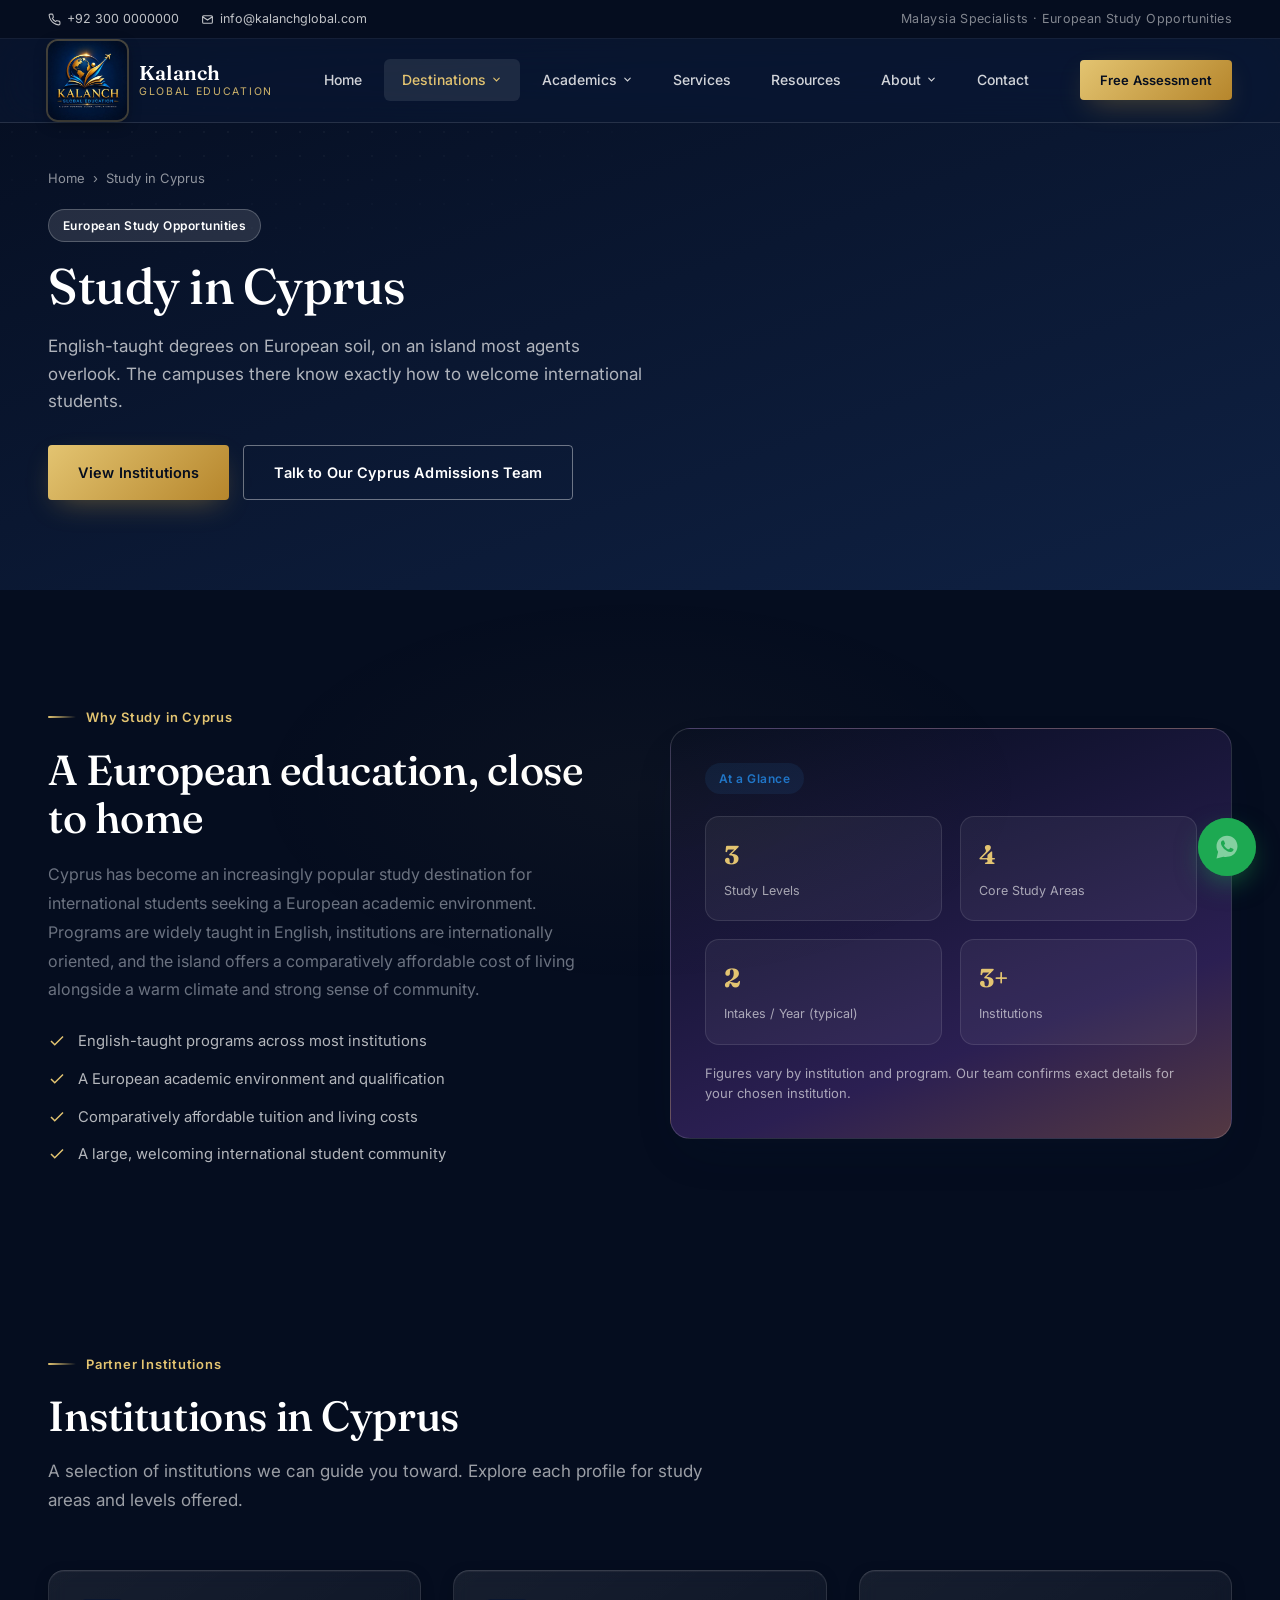
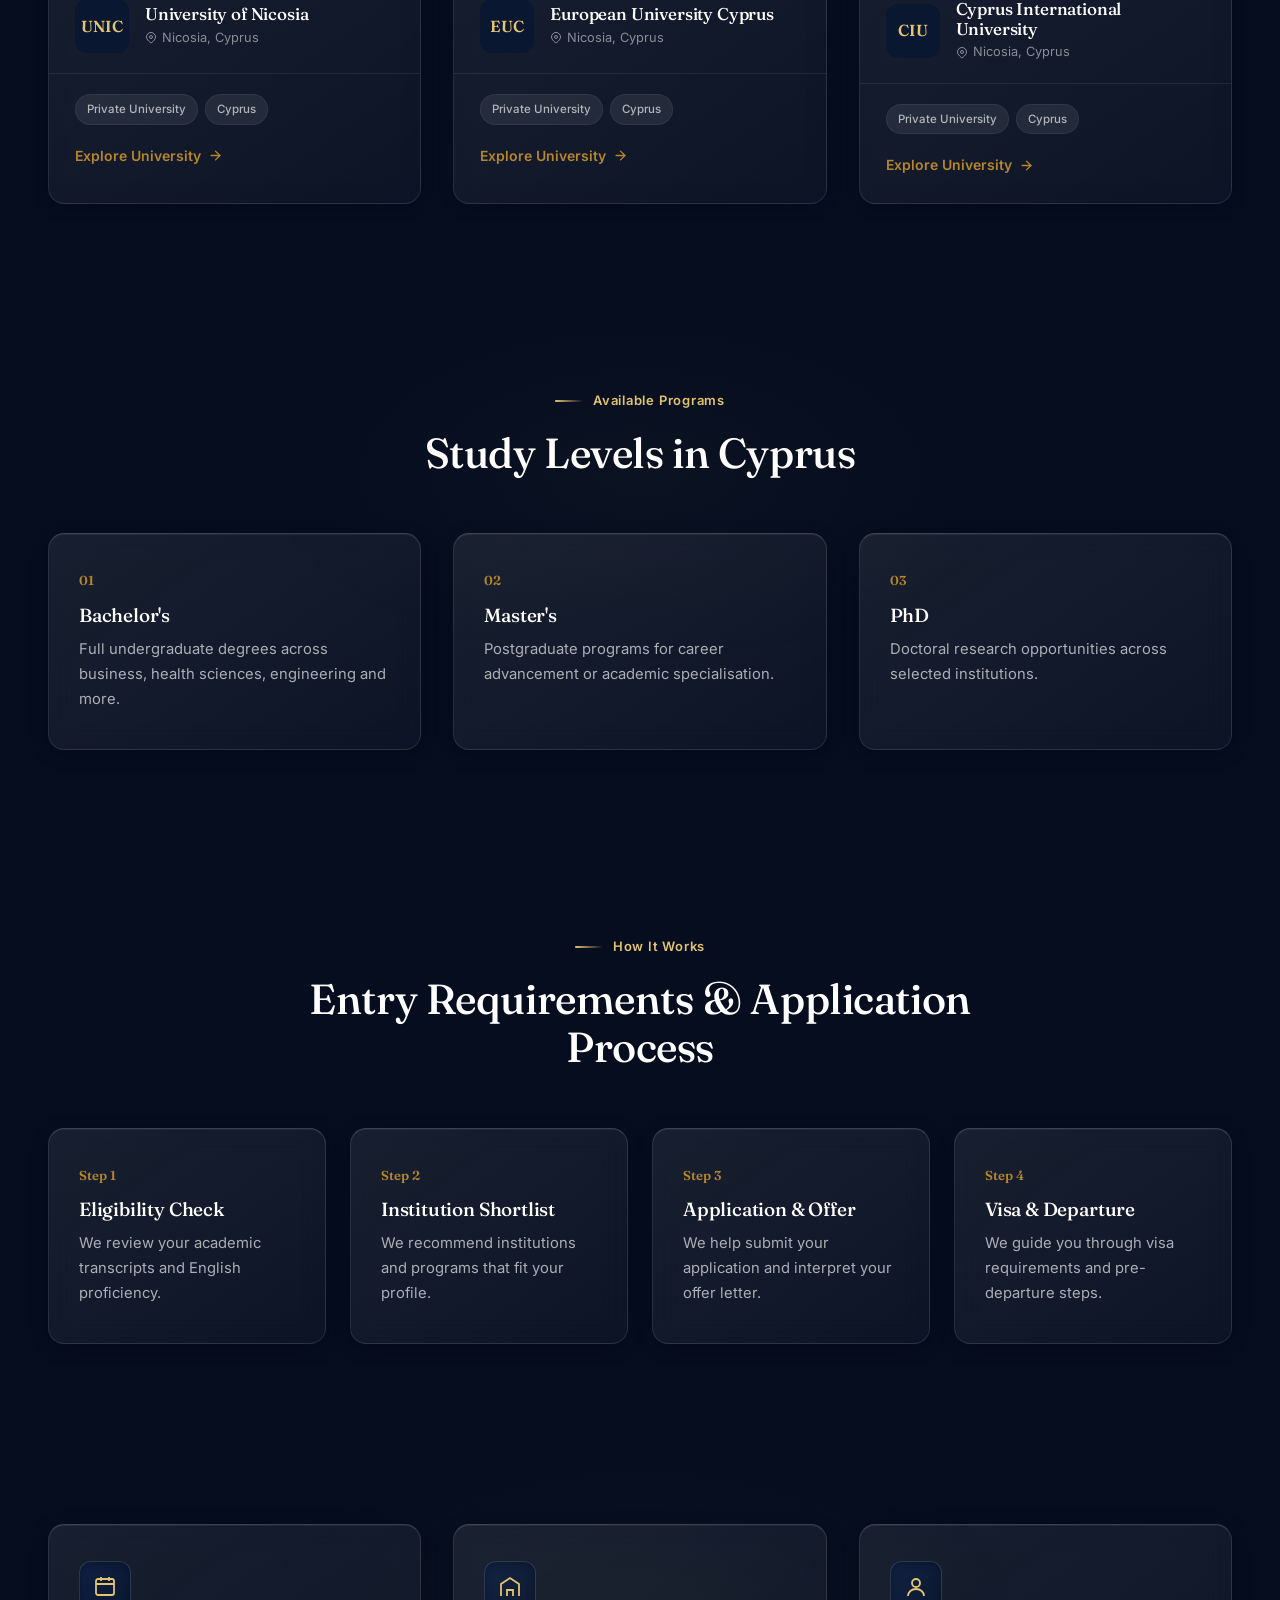
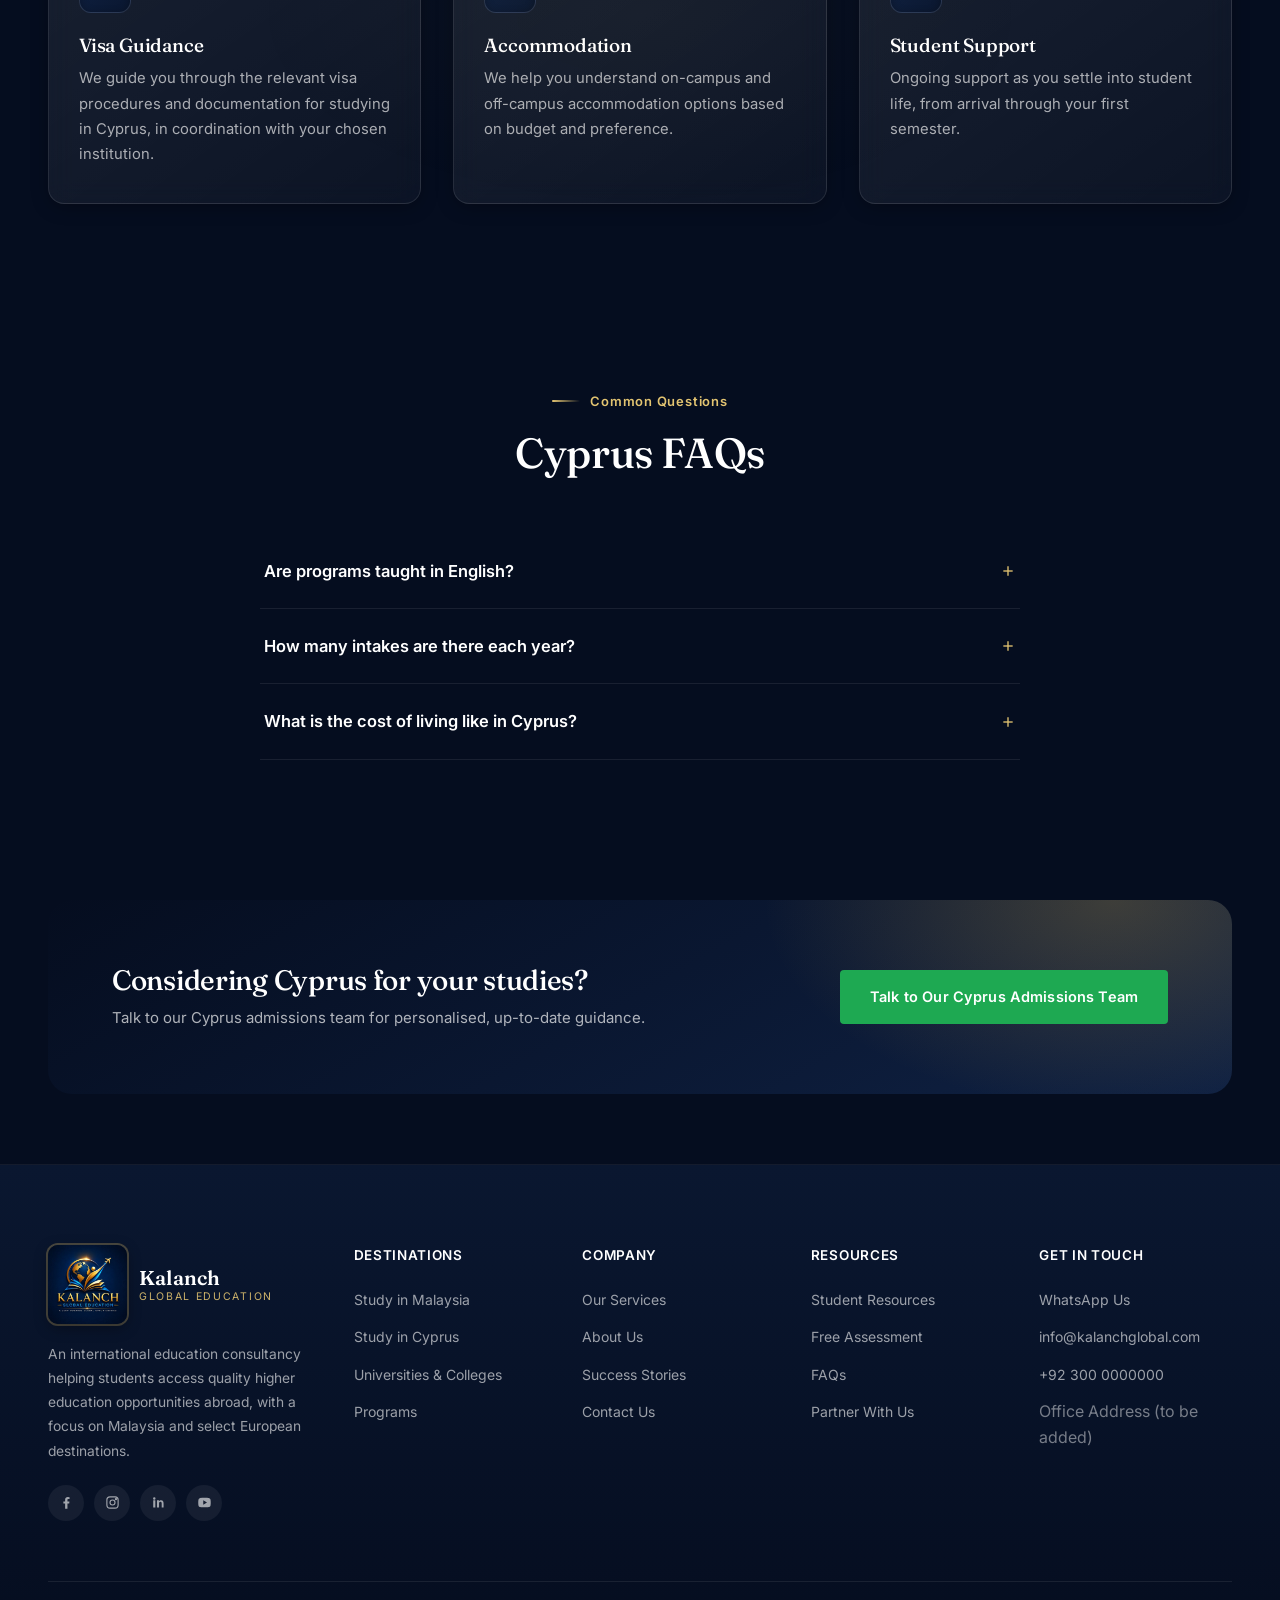
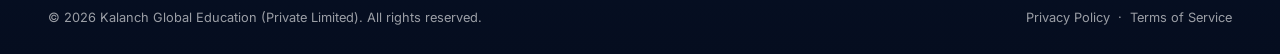
<file: cyprus.html>
<!DOCTYPE html>
<html lang="en">
<head>
<meta charset="UTF-8">
<meta name="viewport" content="width=device-width, initial-scale=1.0">
<title>Study in Cyprus | Kalanch Global Education</title>
<meta name="description" content="Explore European study opportunities in Cyprus: partner institutions, programs, entry requirements, visa guidance and student support.">
<link rel="icon" type="image/jpeg" href="assets/images/logos/kalanch-logo.jpg">
<link rel="stylesheet" href="css/style.css">
</head>
<body data-page="destinations">

<div id="site-header"></div>

<div class="page-header">
  <div class="wrap">
    <div class="breadcrumb"><a href="index.html">Home</a> <span>›</span> <span>Study in Cyprus</span></div>
    <span class="tag light">European Study Opportunities</span>
    <h1 style="margin-top:16px">Study in Cyprus</h1>
    <p>English-taught degrees on European soil, on an island most agents overlook. The campuses there know exactly how to welcome international students.</p>
    <div class="hero-cta" style="margin-top:30px">
      <a href="#institutions" class="btn btn-gold">View Institutions</a>
      <a href="#" id="cypWaTop" target="_blank" rel="noopener" class="btn btn-outline">Talk to Our Cyprus Admissions Team</a>
    </div>
  </div>
</div>

<section class="section" id="why">
  <div class="wrap">
    <div class="split">
      <div class="reveal">
        <div class="eyebrow">Why Study in Cyprus</div>
        <h2 class="section-title">A European education, close to home</h2>
        <p style="color:var(--muted);margin-top:18px;font-size:16px;line-height:1.8">Cyprus has become an increasingly popular study destination for international students seeking a European academic environment. Programs are widely taught in English, institutions are internationally oriented, and the island offers a comparatively affordable cost of living alongside a warm climate and strong sense of community.</p>
        <ul class="list-check" style="margin-top:26px">
          <li><svg viewBox="0 0 24 24" fill="none" stroke="currentColor" stroke-width="2"><path d="M20 6 9 17l-5-5"/></svg> English-taught programs across most institutions</li>
          <li><svg viewBox="0 0 24 24" fill="none" stroke="currentColor" stroke-width="2"><path d="M20 6 9 17l-5-5"/></svg> A European academic environment and qualification</li>
          <li><svg viewBox="0 0 24 24" fill="none" stroke="currentColor" stroke-width="2"><path d="M20 6 9 17l-5-5"/></svg> Comparatively affordable tuition and living costs</li>
          <li><svg viewBox="0 0 24 24" fill="none" stroke="currentColor" stroke-width="2"><path d="M20 6 9 17l-5-5"/></svg> A large, welcoming international student community</li>
        </ul>
      </div>
      <div class="reveal">
        <div class="hero-card" style="background:linear-gradient(160deg,var(--navy-950),#2b1f52 70%,#8a5a2c 140%)">
          <span class="tag sky">At a Glance</span>
          <div class="hero-stat-row" style="grid-template-columns:1fr 1fr">
            <div class="hero-stat"><b>3</b><span>Study Levels</span></div>
            <div class="hero-stat"><b>4</b><span>Core Study Areas</span></div>
            <div class="hero-stat"><b>2</b><span>Intakes / Year (typical)</span></div>
            <div class="hero-stat"><b>3+</b><span>Institutions</span></div>
          </div>
          <p style="color:rgba(255,255,255,.6);font-size:13px;margin-top:18px">Figures vary by institution and program. Our team confirms exact details for your chosen institution.</p>
        </div>
      </div>
    </div>
  </div>
</section>

<section class="section-tight" style="background:var(--paper-soft)" id="institutions">
  <div class="wrap">
    <div class="section-head">
      <div class="eyebrow">Partner Institutions</div>
      <h2 class="section-title">Institutions in Cyprus</h2>
      <p class="section-sub">A selection of institutions we can guide you toward. Explore each profile for study areas and levels offered.</p>
    </div>
    <div class="grid-3" id="cypUniGrid"></div>
  </div>
</section>

<section class="section">
  <div class="wrap">
    <div class="section-head center">
      <div class="eyebrow" style="margin-left:auto;margin-right:auto">Available Programs</div>
      <h2 class="section-title">Study Levels in Cyprus</h2>
    </div>
    <div class="grid-3 reveal-stagger">
      <div class="feature-card"><span class="feature-num">01</span><h3>Bachelor's</h3><p>Full undergraduate degrees across business, health sciences, engineering and more.</p></div>
      <div class="feature-card"><span class="feature-num">02</span><h3>Master's</h3><p>Postgraduate programs for career advancement or academic specialisation.</p></div>
      <div class="feature-card"><span class="feature-num">03</span><h3>PhD</h3><p>Doctoral research opportunities across selected institutions.</p></div>
    </div>
  </div>
</section>

<section class="section-tight" style="background:var(--paper-soft)">
  <div class="wrap">
    <div class="section-head center">
      <div class="eyebrow" style="margin-left:auto;margin-right:auto">How It Works</div>
      <h2 class="section-title">Entry Requirements & Application Process</h2>
    </div>
    <div class="steps-row reveal-stagger">
      <div class="feature-card"><span class="feature-num">Step 1</span><h3>Eligibility Check</h3><p>We review your academic transcripts and English proficiency.</p></div>
      <div class="feature-card"><span class="feature-num">Step 2</span><h3>Institution Shortlist</h3><p>We recommend institutions and programs that fit your profile.</p></div>
      <div class="feature-card"><span class="feature-num">Step 3</span><h3>Application & Offer</h3><p>We help submit your application and interpret your offer letter.</p></div>
      <div class="feature-card"><span class="feature-num">Step 4</span><h3>Visa & Departure</h3><p>We guide you through visa requirements and pre-departure steps.</p></div>
    </div>
  </div>
</section>

<section class="section">
  <div class="wrap">
    <div class="grid-3">
      <div class="feature-card reveal">
        <div class="feature-icon"><svg viewBox="0 0 24 24" fill="none" stroke="currentColor" stroke-width="1.8"><rect x="3" y="4" width="18" height="16" rx="2"/><path d="M3 9h18M8 2v4M16 2v4"/></svg></div>
        <h3>Visa Guidance</h3>
        <p>We guide you through the relevant visa procedures and documentation for studying in Cyprus, in coordination with your chosen institution.</p>
      </div>
      <div class="feature-card reveal">
        <div class="feature-icon"><svg viewBox="0 0 24 24" fill="none" stroke="currentColor" stroke-width="1.8"><path d="M3 21V9l9-6 9 6v12"/><path d="M9 21v-6h6v6"/></svg></div>
        <h3>Accommodation</h3>
        <p>We help you understand on-campus and off-campus accommodation options based on budget and preference.</p>
      </div>
      <div class="feature-card reveal">
        <div class="feature-icon"><svg viewBox="0 0 24 24" fill="none" stroke="currentColor" stroke-width="1.8"><circle cx="12" cy="8" r="4"/><path d="M4 21c0-4 3.5-7 8-7s8 3 8 7"/></svg></div>
        <h3>Student Support</h3>
        <p>Ongoing support as you settle into student life, from arrival through your first semester.</p>
      </div>
    </div>
  </div>
</section>

<section class="section-tight" style="background:var(--paper-soft)" id="faqs">
  <div class="wrap">
    <div class="section-head center">
      <div class="eyebrow" style="margin-left:auto;margin-right:auto">Common Questions</div>
      <h2 class="section-title">Cyprus FAQs</h2>
    </div>
    <div class="faq-list">
      <div class="faq-item">
        <button class="faq-q">Are programs taught in English? <svg viewBox="0 0 24 24" fill="none" stroke="currentColor" stroke-width="2"><line x1="12" y1="5" x2="12" y2="19"/><line x1="5" y1="12" x2="19" y2="12"/></svg></button>
        <div class="faq-a"><p>Most programs at the institutions we work with are taught in English, though this can vary by program. Our team will confirm the language of instruction for your shortlisted options.</p></div>
      </div>
      <div class="faq-item">
        <button class="faq-q">How many intakes are there each year? <svg viewBox="0 0 24 24" fill="none" stroke="currentColor" stroke-width="2"><line x1="12" y1="5" x2="12" y2="19"/><line x1="5" y1="12" x2="19" y2="12"/></svg></button>
        <div class="faq-a"><p>This varies by institution, typically with fall and spring intakes available. Our team will confirm exact dates for your chosen program.</p></div>
      </div>
      <div class="faq-item">
        <button class="faq-q">What is the cost of living like in Cyprus? <svg viewBox="0 0 24 24" fill="none" stroke="currentColor" stroke-width="2"><line x1="12" y1="5" x2="12" y2="19"/><line x1="5" y1="12" x2="19" y2="12"/></svg></button>
        <div class="faq-a"><p>Cyprus is generally considered more affordable than many other European study destinations, though costs vary by city and lifestyle. We'll help you plan a realistic budget.</p></div>
      </div>
    </div>
  </div>
</section>

<section class="section-tight">
  <div class="wrap">
    <div class="cta-band reveal">
      <div>
        <h3>Considering Cyprus for your studies?</h3>
        <p>Talk to our Cyprus admissions team for personalised, up-to-date guidance.</p>
      </div>
      <div class="btn-row">
        <a href="#" id="cypWaBottom" target="_blank" rel="noopener" class="btn btn-whatsapp">Talk to Our Cyprus Admissions Team</a>
      </div>
    </div>
  </div>
</section>

<div id="site-footer"></div>

<script src="js/main.js"></script>
<script src="js/universities.js"></script>
<script>
  const cypMsg = () => waLink("Hi Kalanch Global Education, I am interested in studying in Cyprus. Please guide me regarding institutions, programs, fees and upcoming intakes.");
  document.getElementById("cypWaTop").href = cypMsg();
  document.getElementById("cypWaBottom").href = cypMsg();

  document.addEventListener("DOMContentLoaded", () => {
    const grid = document.getElementById("cypUniGrid");
    if(grid){
      grid.innerHTML = UNIVERSITIES.filter(u => u.country === "Cyprus").map(uniCardHTML).join("");
      initReveal();
    }
  });
</script>
</body>
</html>
</file>
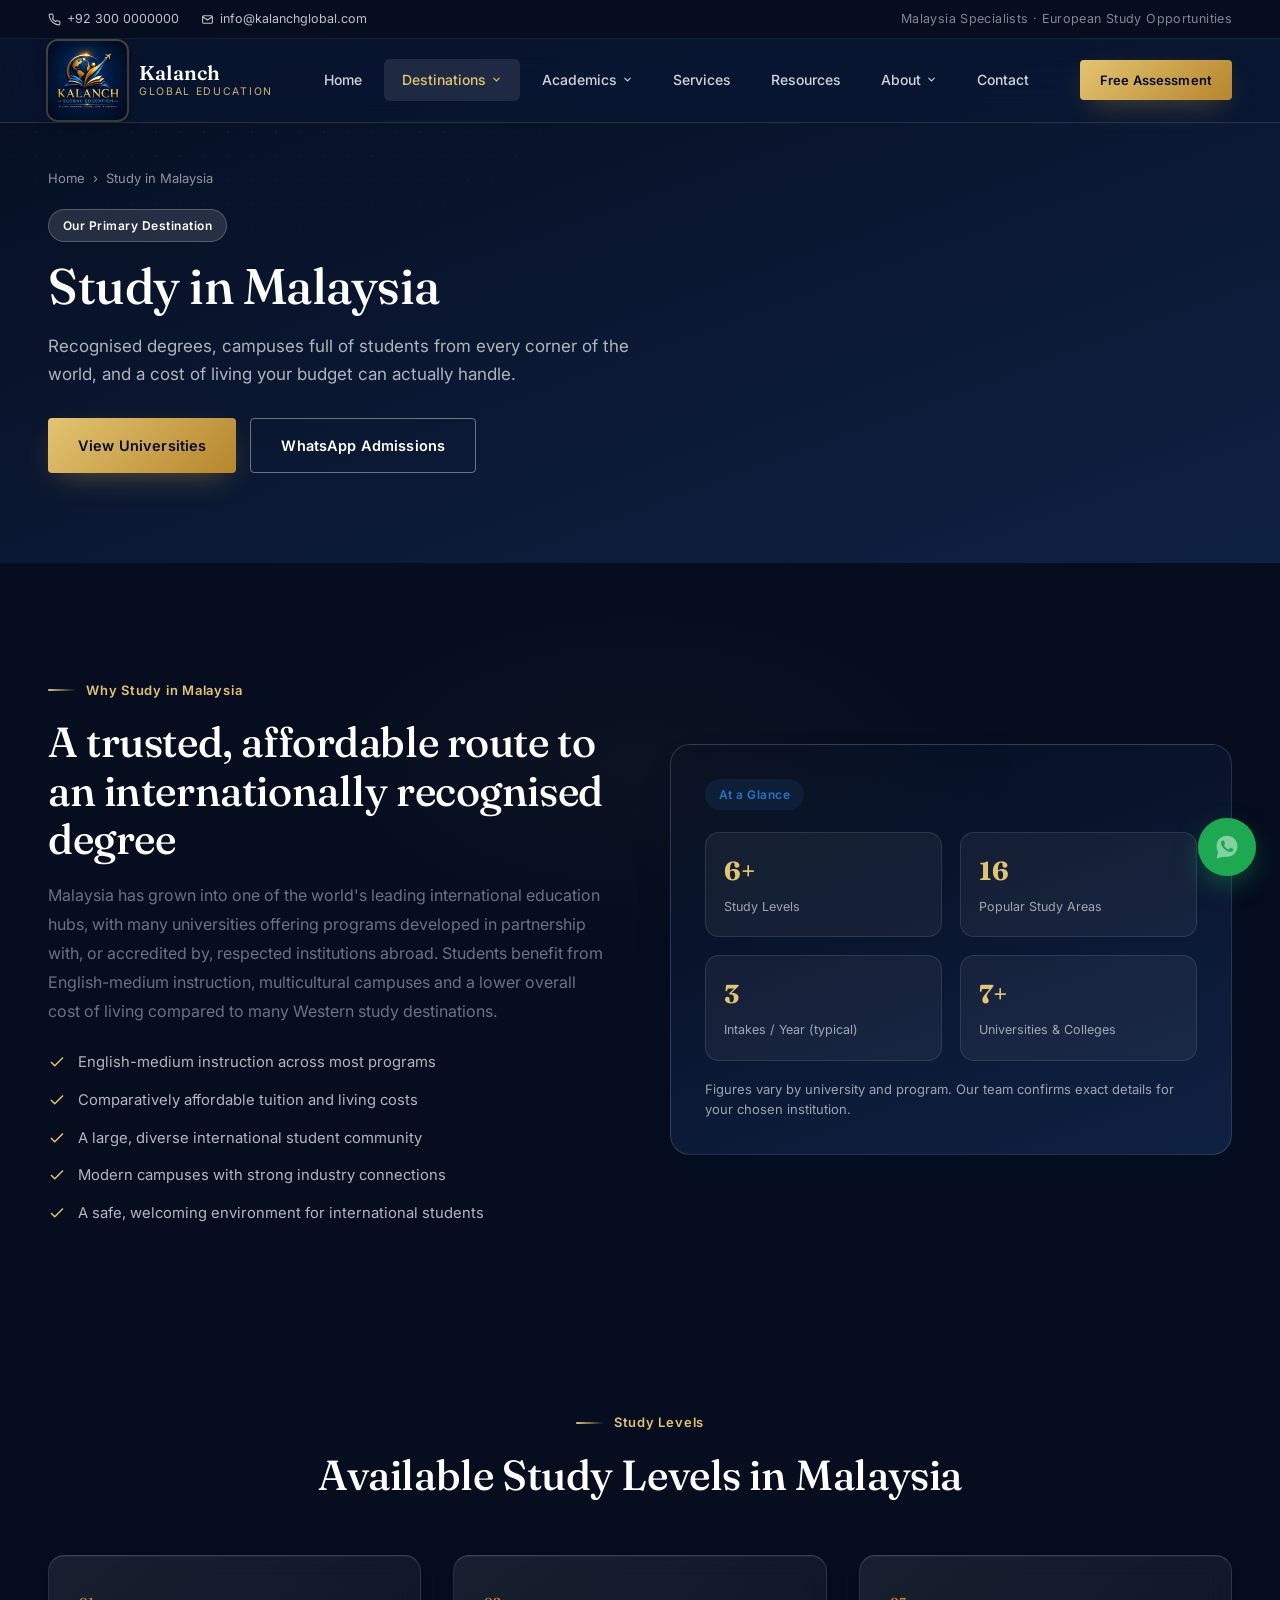
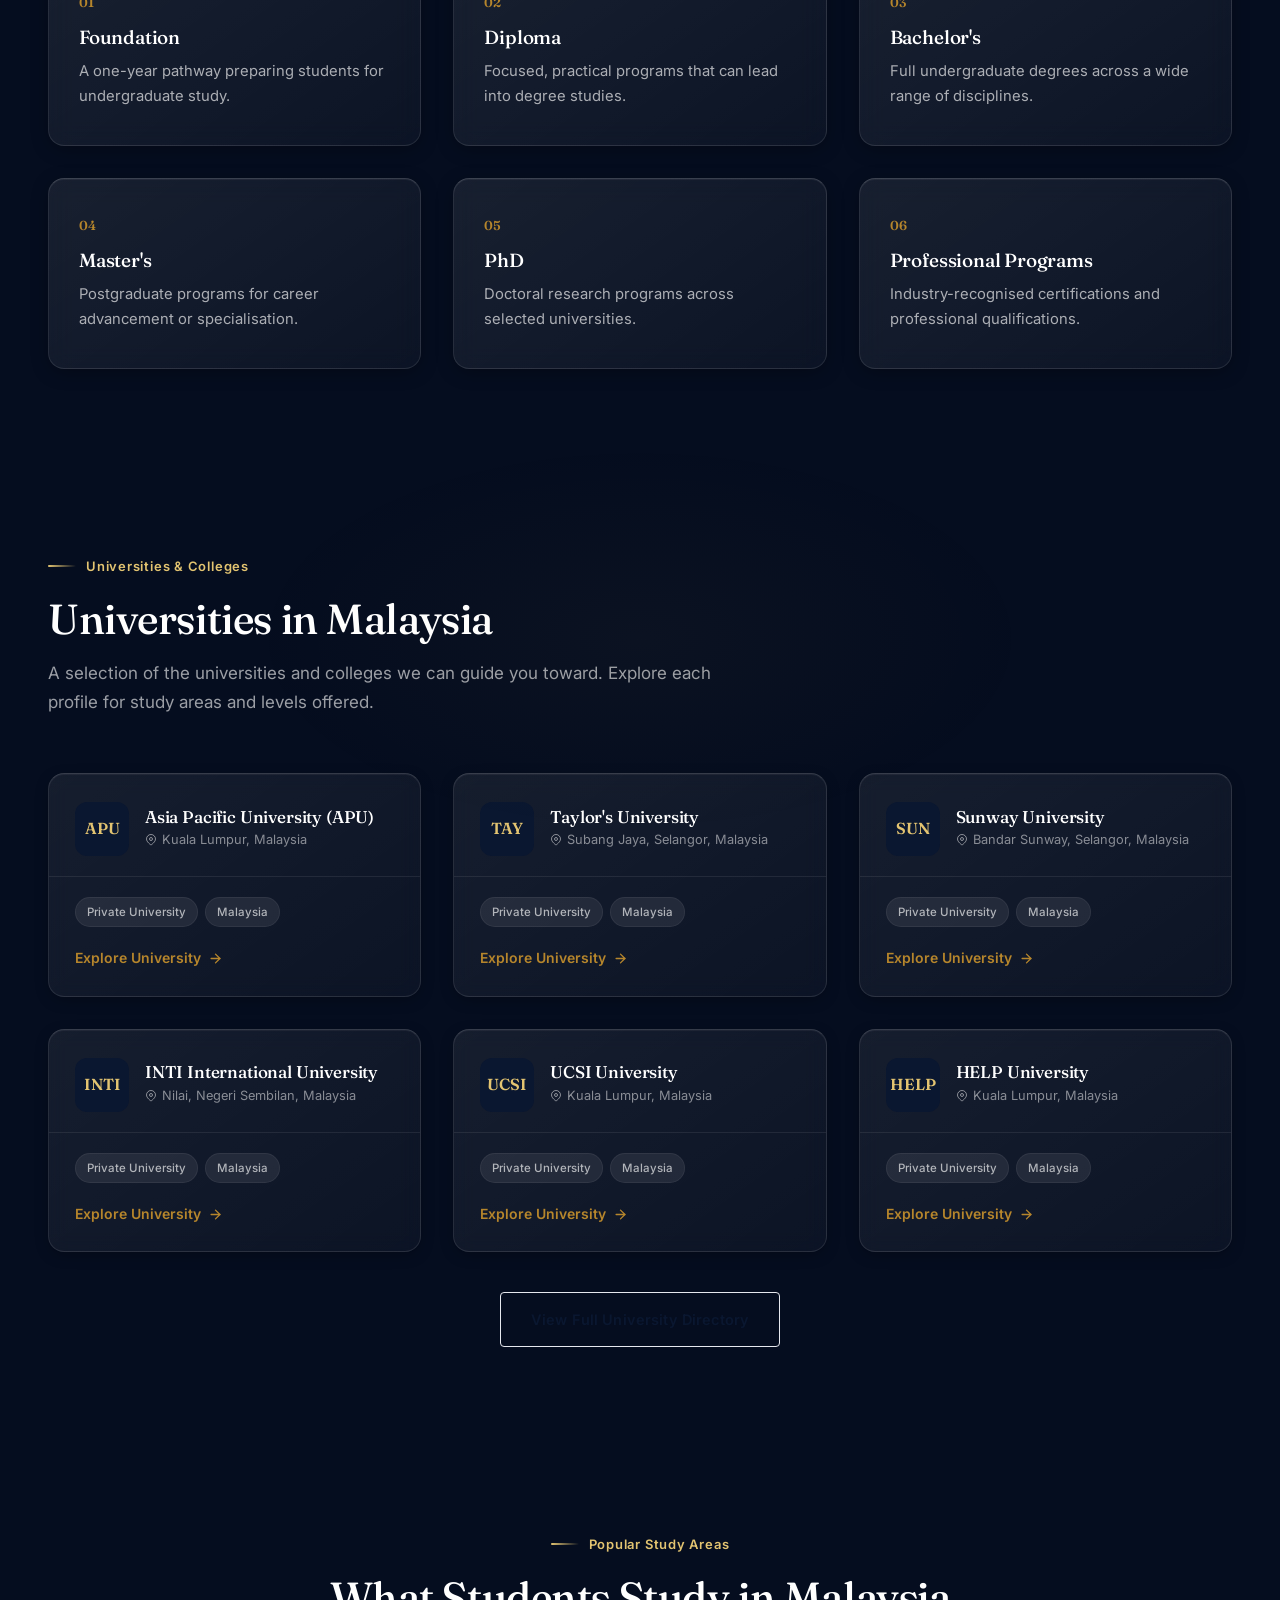
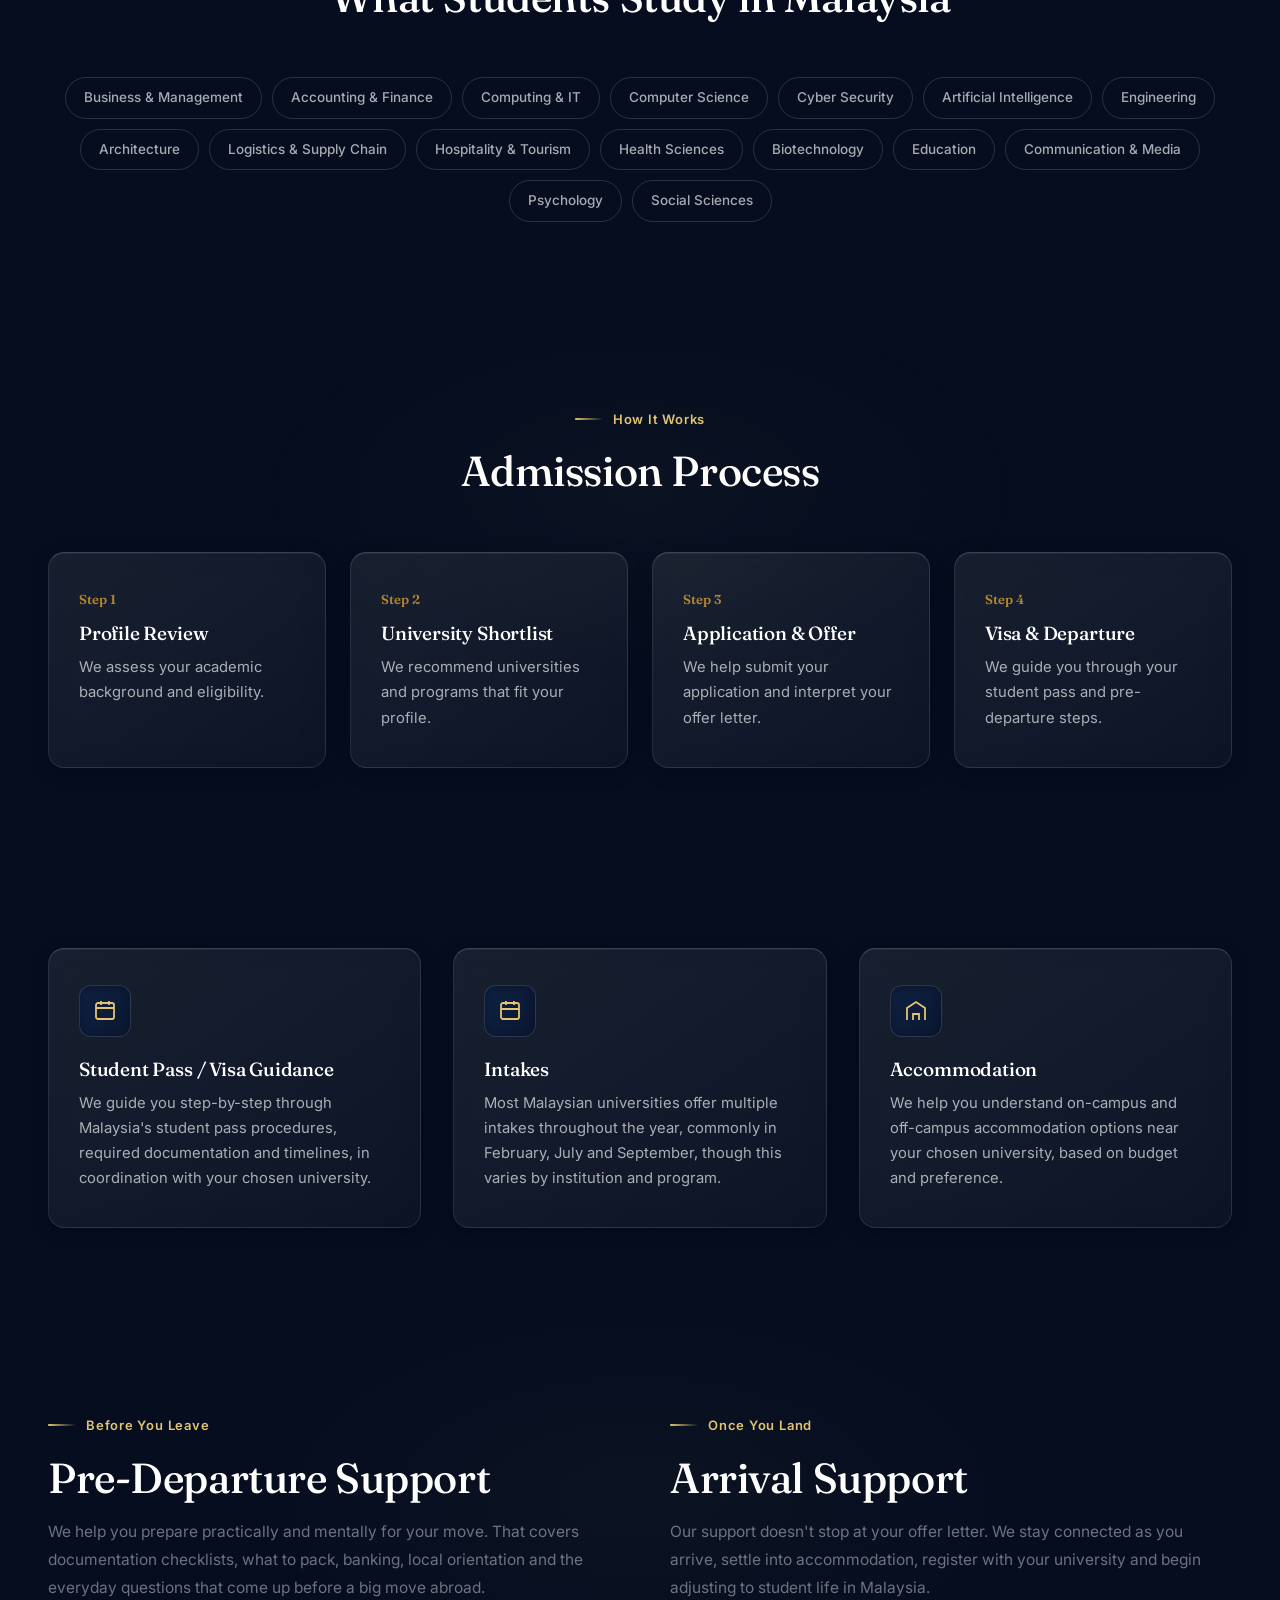
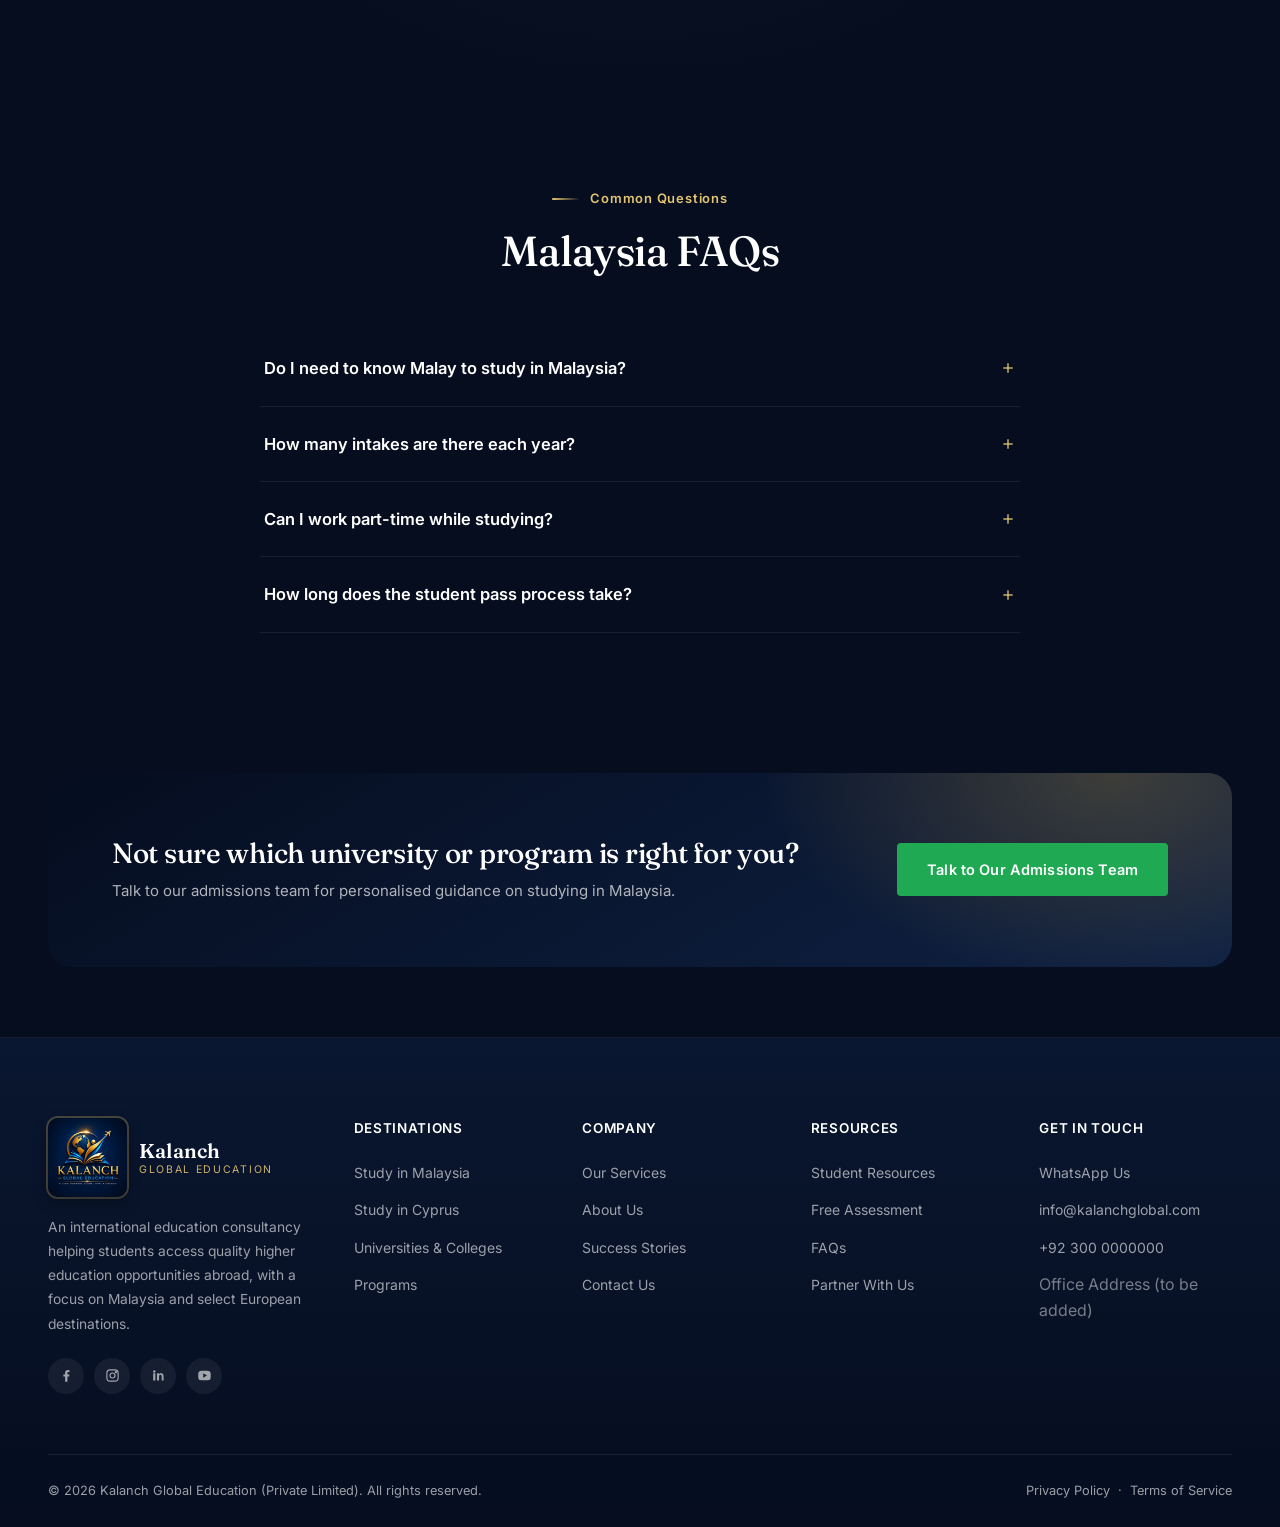
<file: malaysia.html>
<!DOCTYPE html>
<html lang="en">
<head>
<meta charset="UTF-8">
<meta name="viewport" content="width=device-width, initial-scale=1.0">
<title>Study in Malaysia | Kalanch Global Education</title>
<meta name="description" content="Everything you need to know about studying in Malaysia: universities, study levels, popular study areas, admissions, visa guidance, intakes and accommodation.">
<link rel="icon" type="image/jpeg" href="assets/images/logos/kalanch-logo.jpg">
<link rel="stylesheet" href="css/style.css">
</head>
<body data-page="destinations">

<div id="site-header"></div>

<div class="page-header">
  <div class="wrap">
    <div class="breadcrumb"><a href="index.html">Home</a> <span>›</span> <span>Study in Malaysia</span></div>
    <span class="tag light">Our Primary Destination</span>
    <h1 style="margin-top:16px">Study in Malaysia</h1>
    <p>Recognised degrees, campuses full of students from every corner of the world, and a cost of living your budget can actually handle.</p>
    <div class="hero-cta" style="margin-top:30px">
      <a href="#universities" class="btn btn-gold">View Universities</a>
      <a href="#" id="malWaTop" target="_blank" rel="noopener" class="btn btn-outline">WhatsApp Admissions</a>
    </div>
  </div>
</div>

<!-- WHY MALAYSIA -->
<section class="section" id="why">
  <div class="wrap">
    <div class="split">
      <div class="reveal">
        <div class="eyebrow">Why Study in Malaysia</div>
        <h2 class="section-title">A trusted, affordable route to an internationally recognised degree</h2>
        <p style="color:var(--muted);margin-top:18px;font-size:16px;line-height:1.8">Malaysia has grown into one of the world's leading international education hubs, with many universities offering programs developed in partnership with, or accredited by, respected institutions abroad. Students benefit from English-medium instruction, multicultural campuses and a lower overall cost of living compared to many Western study destinations.</p>
        <ul class="list-check" style="margin-top:26px">
          <li><svg viewBox="0 0 24 24" fill="none" stroke="currentColor" stroke-width="2"><path d="M20 6 9 17l-5-5"/></svg> English-medium instruction across most programs</li>
          <li><svg viewBox="0 0 24 24" fill="none" stroke="currentColor" stroke-width="2"><path d="M20 6 9 17l-5-5"/></svg> Comparatively affordable tuition and living costs</li>
          <li><svg viewBox="0 0 24 24" fill="none" stroke="currentColor" stroke-width="2"><path d="M20 6 9 17l-5-5"/></svg> A large, diverse international student community</li>
          <li><svg viewBox="0 0 24 24" fill="none" stroke="currentColor" stroke-width="2"><path d="M20 6 9 17l-5-5"/></svg> Modern campuses with strong industry connections</li>
          <li><svg viewBox="0 0 24 24" fill="none" stroke="currentColor" stroke-width="2"><path d="M20 6 9 17l-5-5"/></svg> A safe, welcoming environment for international students</li>
        </ul>
      </div>
      <div class="reveal">
        <div class="hero-card" style="background:linear-gradient(160deg,var(--navy-950),var(--navy-800))">
          <span class="tag sky">At a Glance</span>
          <div class="hero-stat-row" style="grid-template-columns:1fr 1fr">
            <div class="hero-stat"><b>6+</b><span>Study Levels</span></div>
            <div class="hero-stat"><b>16</b><span>Popular Study Areas</span></div>
            <div class="hero-stat"><b>3</b><span>Intakes / Year (typical)</span></div>
            <div class="hero-stat"><b>7+</b><span>Universities & Colleges</span></div>
          </div>
          <p style="color:rgba(255,255,255,.6);font-size:13px;margin-top:18px">Figures vary by university and program. Our team confirms exact details for your chosen institution.</p>
        </div>
      </div>
    </div>
  </div>
</section>

<!-- STUDY LEVELS -->
<section class="section-tight" style="background:var(--paper-soft)">
  <div class="wrap">
    <div class="section-head center">
      <div class="eyebrow" style="margin-left:auto;margin-right:auto">Study Levels</div>
      <h2 class="section-title">Available Study Levels in Malaysia</h2>
    </div>
    <div class="grid-3 reveal-stagger" style="grid-template-columns:repeat(3,1fr)">
      <div class="feature-card"><span class="feature-num">01</span><h3>Foundation</h3><p>A one-year pathway preparing students for undergraduate study.</p></div>
      <div class="feature-card"><span class="feature-num">02</span><h3>Diploma</h3><p>Focused, practical programs that can lead into degree studies.</p></div>
      <div class="feature-card"><span class="feature-num">03</span><h3>Bachelor's</h3><p>Full undergraduate degrees across a wide range of disciplines.</p></div>
      <div class="feature-card"><span class="feature-num">04</span><h3>Master's</h3><p>Postgraduate programs for career advancement or specialisation.</p></div>
      <div class="feature-card"><span class="feature-num">05</span><h3>PhD</h3><p>Doctoral research programs across selected universities.</p></div>
      <div class="feature-card"><span class="feature-num">06</span><h3>Professional Programs</h3><p>Industry-recognised certifications and professional qualifications.</p></div>
    </div>
  </div>
</section>

<!-- UNIVERSITIES IN MALAYSIA -->
<section class="section" id="universities">
  <div class="wrap">
    <div class="section-head">
      <div class="eyebrow">Universities & Colleges</div>
      <h2 class="section-title">Universities in Malaysia</h2>
      <p class="section-sub">A selection of the universities and colleges we can guide you toward. Explore each profile for study areas and levels offered.</p>
    </div>
    <div class="grid-3" id="malUniGrid"></div>
    <div class="text-center" style="margin-top:40px">
      <a href="universities.html" class="btn btn-outline-dark">View Full University Directory</a>
    </div>
  </div>
</section>

<!-- POPULAR STUDY AREAS -->
<section class="section-tight" style="background:var(--paper-soft)">
  <div class="wrap">
    <div class="section-head center">
      <div class="eyebrow" style="margin-left:auto;margin-right:auto">Popular Study Areas</div>
      <h2 class="section-title">What Students Study in Malaysia</h2>
    </div>
    <div class="pill-row" style="justify-content:center" id="malAreaPills"></div>
  </div>
</section>

<!-- ADMISSION PROCESS -->
<section class="section">
  <div class="wrap">
    <div class="section-head center">
      <div class="eyebrow" style="margin-left:auto;margin-right:auto">How It Works</div>
      <h2 class="section-title">Admission Process</h2>
    </div>
    <div class="steps-row reveal-stagger">
      <div class="feature-card"><span class="feature-num">Step 1</span><h3>Profile Review</h3><p>We assess your academic background and eligibility.</p></div>
      <div class="feature-card"><span class="feature-num">Step 2</span><h3>University Shortlist</h3><p>We recommend universities and programs that fit your profile.</p></div>
      <div class="feature-card"><span class="feature-num">Step 3</span><h3>Application & Offer</h3><p>We help submit your application and interpret your offer letter.</p></div>
      <div class="feature-card"><span class="feature-num">Step 4</span><h3>Visa & Departure</h3><p>We guide you through your student pass and pre-departure steps.</p></div>
    </div>
  </div>
</section>

<!-- VISA + INTAKES + ACCOMMODATION -->
<section class="section-tight" style="background:var(--paper-soft)">
  <div class="wrap">
    <div class="grid-3">
      <div class="feature-card reveal">
        <div class="feature-icon"><svg viewBox="0 0 24 24" fill="none" stroke="currentColor" stroke-width="1.8"><rect x="3" y="4" width="18" height="16" rx="2"/><path d="M3 9h18M8 2v4M16 2v4"/></svg></div>
        <h3>Student Pass / Visa Guidance</h3>
        <p>We guide you step-by-step through Malaysia's student pass procedures, required documentation and timelines, in coordination with your chosen university.</p>
      </div>
      <div class="feature-card reveal">
        <div class="feature-icon"><svg viewBox="0 0 24 24" fill="none" stroke="currentColor" stroke-width="1.8"><rect x="3" y="4" width="18" height="16" rx="2"/><path d="M8 2v4M16 2v4M3 10h18"/><path d="M8 14h.01M12 14h.01M16 14h.01"/></svg></div>
        <h3>Intakes</h3>
        <p>Most Malaysian universities offer multiple intakes throughout the year, commonly in February, July and September, though this varies by institution and program.</p>
      </div>
      <div class="feature-card reveal">
        <div class="feature-icon"><svg viewBox="0 0 24 24" fill="none" stroke="currentColor" stroke-width="1.8"><path d="M3 21V9l9-6 9 6v12"/><path d="M9 21v-6h6v6"/></svg></div>
        <h3>Accommodation</h3>
        <p>We help you understand on-campus and off-campus accommodation options near your chosen university, based on budget and preference.</p>
      </div>
    </div>
  </div>
</section>

<!-- PRE-DEPARTURE + ARRIVAL -->
<section class="section">
  <div class="wrap">
    <div class="split">
      <div class="reveal">
        <div class="eyebrow">Before You Leave</div>
        <h2 class="section-title">Pre-Departure Support</h2>
        <p style="color:var(--muted);margin-top:16px;font-size:15.5px;line-height:1.8">We help you prepare practically and mentally for your move. That covers documentation checklists, what to pack, banking, local orientation and the everyday questions that come up before a big move abroad.</p>
      </div>
      <div class="reveal">
        <div class="eyebrow">Once You Land</div>
        <h2 class="section-title">Arrival Support</h2>
        <p style="color:var(--muted);margin-top:16px;font-size:15.5px;line-height:1.8">Our support doesn't stop at your offer letter. We stay connected as you arrive, settle into accommodation, register with your university and begin adjusting to student life in Malaysia.</p>
      </div>
    </div>
  </div>
</section>

<!-- FAQ -->
<section class="section-tight" style="background:var(--paper-soft)" id="faqs">
  <div class="wrap">
    <div class="section-head center">
      <div class="eyebrow" style="margin-left:auto;margin-right:auto">Common Questions</div>
      <h2 class="section-title">Malaysia FAQs</h2>
    </div>
    <div class="faq-list">
      <div class="faq-item">
        <button class="faq-q">Do I need to know Malay to study in Malaysia? <svg viewBox="0 0 24 24" fill="none" stroke="currentColor" stroke-width="2"><line x1="12" y1="5" x2="12" y2="19"/><line x1="5" y1="12" x2="19" y2="12"/></svg></button>
        <div class="faq-a"><p>No. The vast majority of degree programs at Malaysian private universities are taught fully in English, so Malay language proficiency is not required for admission or study.</p></div>
      </div>
      <div class="faq-item">
        <button class="faq-q">How many intakes are there each year? <svg viewBox="0 0 24 24" fill="none" stroke="currentColor" stroke-width="2"><line x1="12" y1="5" x2="12" y2="19"/><line x1="5" y1="12" x2="19" y2="12"/></svg></button>
        <div class="faq-a"><p>This varies by university and program, though many offer two to three intakes per year. Our admissions team will confirm exact intake dates for your shortlisted programs.</p></div>
      </div>
      <div class="faq-item">
        <button class="faq-q">Can I work part-time while studying? <svg viewBox="0 0 24 24" fill="none" stroke="currentColor" stroke-width="2"><line x1="12" y1="5" x2="12" y2="19"/><line x1="5" y1="12" x2="19" y2="12"/></svg></button>
        <div class="faq-a"><p>Rules around part-time work for international students can change and depend on your student pass conditions. We'll walk you through the current guidelines relevant to your situation.</p></div>
      </div>
      <div class="faq-item">
        <button class="faq-q">How long does the student pass process take? <svg viewBox="0 0 24 24" fill="none" stroke="currentColor" stroke-width="2"><line x1="12" y1="5" x2="12" y2="19"/><line x1="5" y1="12" x2="19" y2="12"/></svg></button>
        <div class="faq-a"><p>Processing times vary by university and intake period. We recommend starting the process well ahead of your intended intake, and our team will guide you on realistic timelines.</p></div>
      </div>
    </div>
  </div>
</section>

<!-- FINAL CTA -->
<section class="section-tight">
  <div class="wrap">
    <div class="cta-band reveal">
      <div>
        <h3>Not sure which university or program is right for you?</h3>
        <p>Talk to our admissions team for personalised guidance on studying in Malaysia.</p>
      </div>
      <div class="btn-row">
        <a href="#" id="malWaBottom" target="_blank" rel="noopener" class="btn btn-whatsapp">Talk to Our Admissions Team</a>
      </div>
    </div>
  </div>
</section>

<div id="site-footer"></div>

<script src="js/main.js"></script>
<script src="js/universities.js"></script>
<script>
  const malMsg = () => waLink("Hi Kalanch Global Education, I am interested in studying in Malaysia. Please guide me regarding universities, programs, fees and upcoming intakes.");
  document.getElementById("malWaTop").href = malMsg();
  document.getElementById("malWaBottom").href = malMsg();

  document.addEventListener("DOMContentLoaded", () => {
    const grid = document.getElementById("malUniGrid");
    if(grid){
      grid.innerHTML = UNIVERSITIES.filter(u => u.country === "Malaysia").slice(0,6).map(uniCardHTML).join("");
      initReveal();
    }
    const pillMount = document.getElementById("malAreaPills");
    if(pillMount){
      const areas = ["Business & Management","Accounting & Finance","Computing & IT","Computer Science","Cyber Security","Artificial Intelligence","Engineering","Architecture","Logistics & Supply Chain","Hospitality & Tourism","Health Sciences","Biotechnology","Education","Communication & Media","Psychology","Social Sciences"];
      pillMount.innerHTML = areas.map(a => `<a href="programs.html" class="pill">${a}</a>`).join("");
    }
  });
</script>
</body>
</html>
</file>
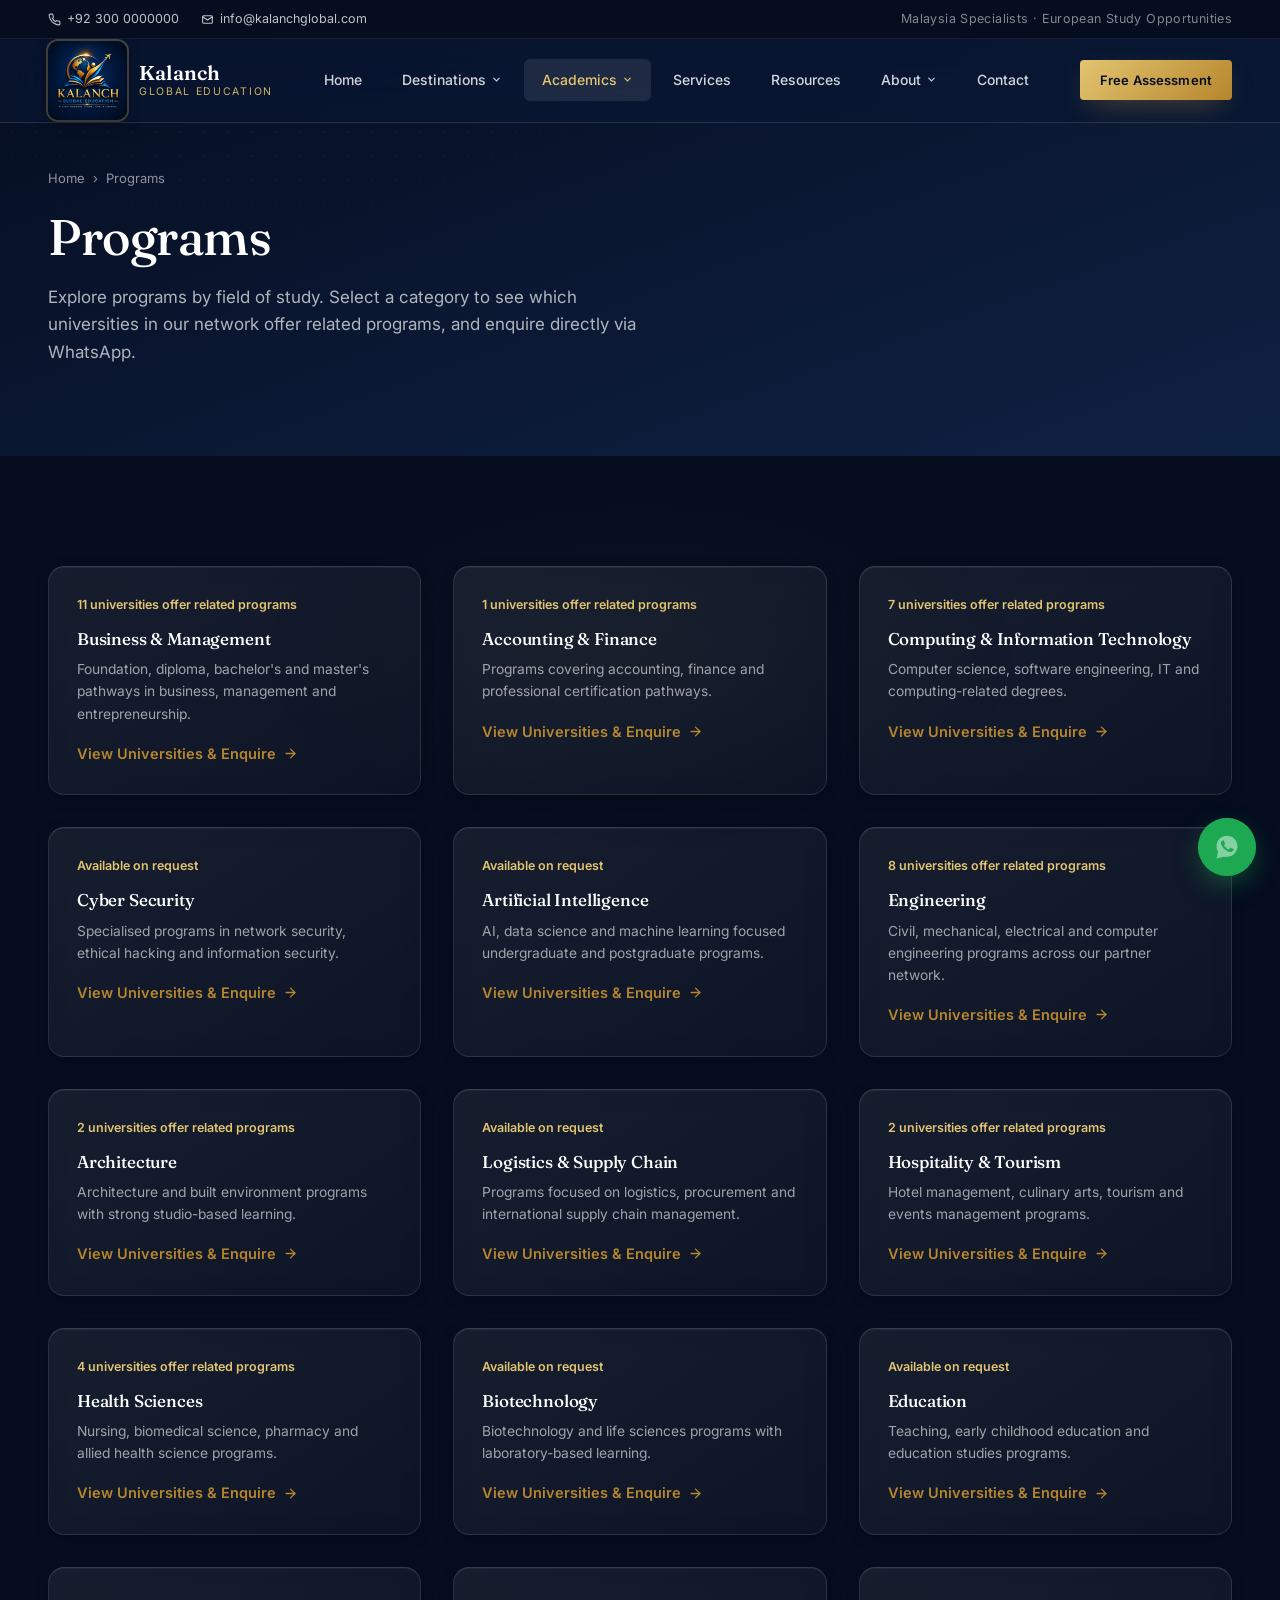
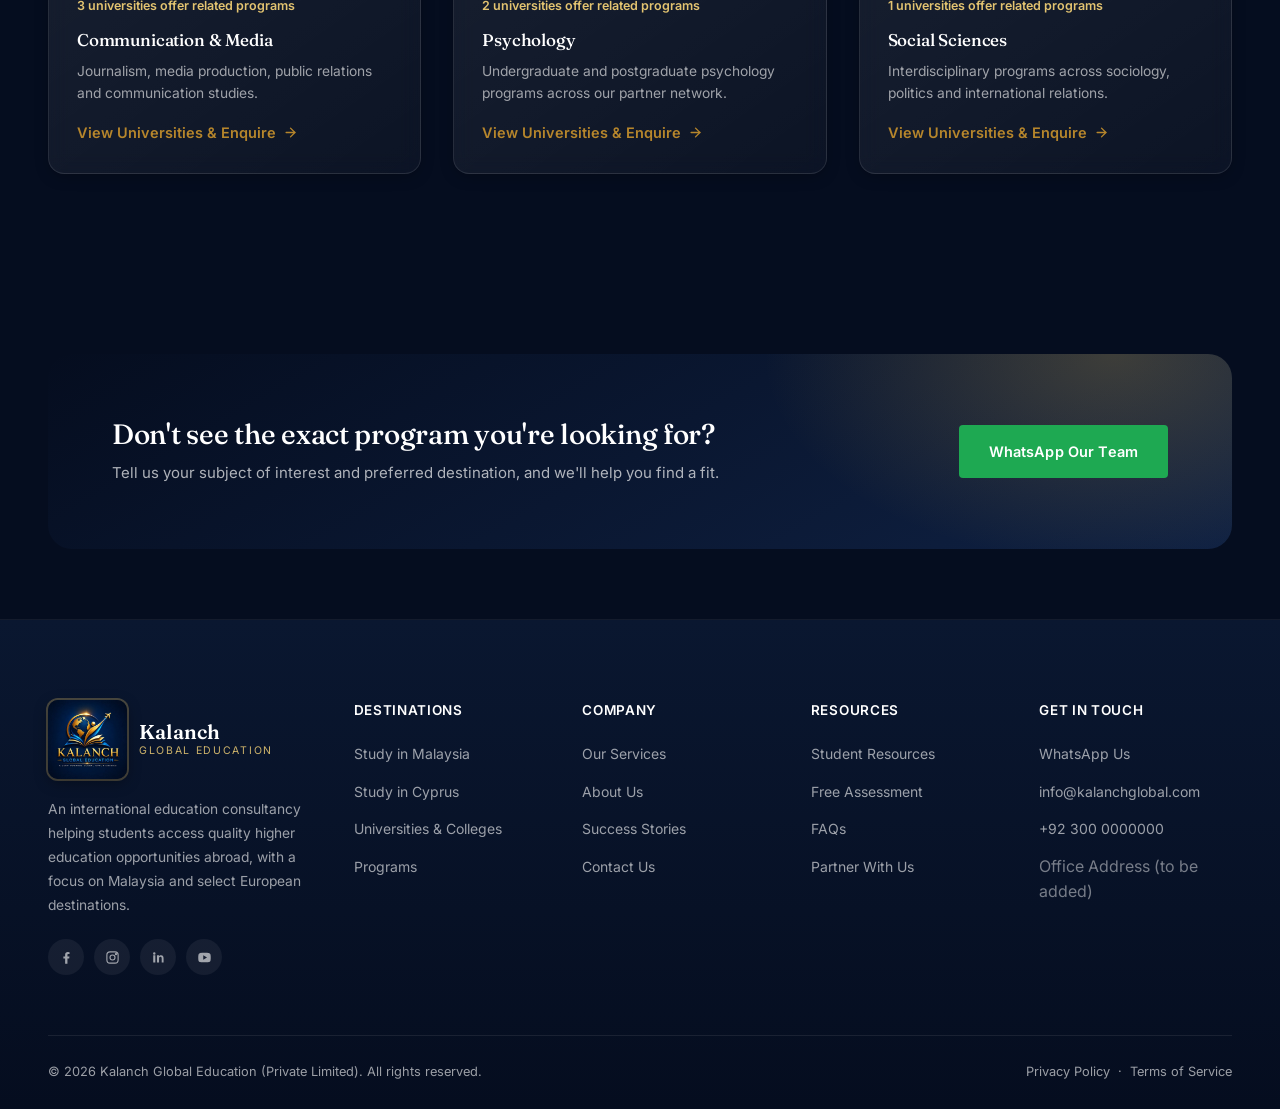
<file: programs.html>
<!DOCTYPE html>
<html lang="en">
<head>
<meta charset="UTF-8">
<meta name="viewport" content="width=device-width, initial-scale=1.0">
<title>Programs | Kalanch Global Education</title>
<meta name="description" content="Browse study programs by field, including business, computing, engineering and health sciences, and see which universities offer them.">
<link rel="icon" type="image/jpeg" href="assets/images/logos/kalanch-logo.jpg">
<link rel="stylesheet" href="css/style.css">
</head>
<body data-page="programs">

<div id="site-header"></div>

<div class="page-header">
  <div class="wrap">
    <div class="breadcrumb"><a href="index.html">Home</a> <span>›</span> <span>Programs</span></div>
    <h1>Programs</h1>
    <p>Explore programs by field of study. Select a category to see which universities in our network offer related programs, and enquire directly via WhatsApp.</p>
  </div>
</div>

<section class="section">
  <div class="wrap">
    <div class="grid-3" id="programGrid"></div>
  </div>
</section>

<section class="section-tight" style="background:var(--paper-soft)">
  <div class="wrap">
    <div class="cta-band reveal">
      <div>
        <h3>Don't see the exact program you're looking for?</h3>
        <p>Tell us your subject of interest and preferred destination, and we'll help you find a fit.</p>
      </div>
      <div class="btn-row">
        <a href="#" id="progWaCta" target="_blank" rel="noopener" class="btn btn-whatsapp">WhatsApp Our Team</a>
      </div>
    </div>
  </div>
</section>

<div id="site-footer"></div>

<!-- Program detail overlay -->
<div id="programOverlay">
  <div class="program-detail-panel" id="programDetail"></div>
</div>

<script src="js/main.js"></script>
<script src="js/universities.js"></script>
<script src="js/programs.js"></script>
<script>
  document.getElementById("progWaCta").href = waLink("Hi Kalanch Global Education, I'd like guidance finding a program that fits my interests and goals.");
</script>
</body>
</html>
</file>
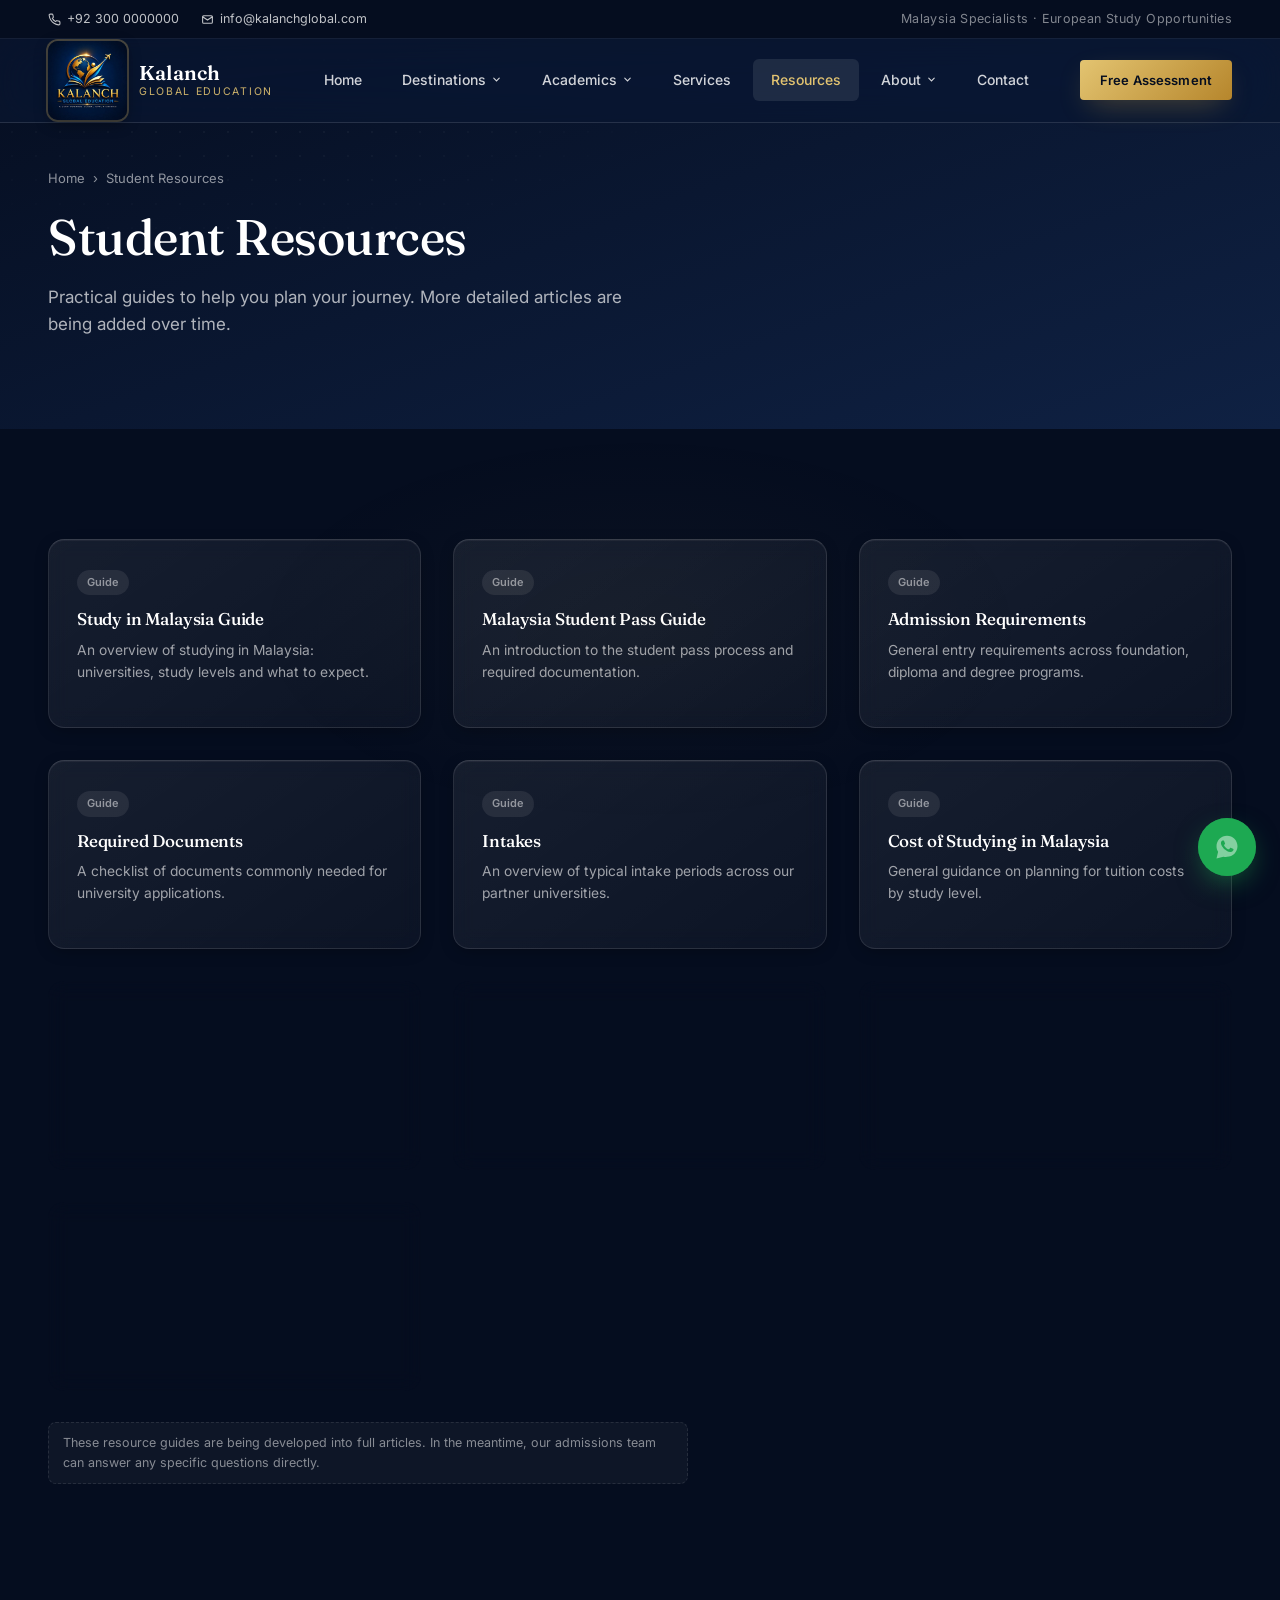
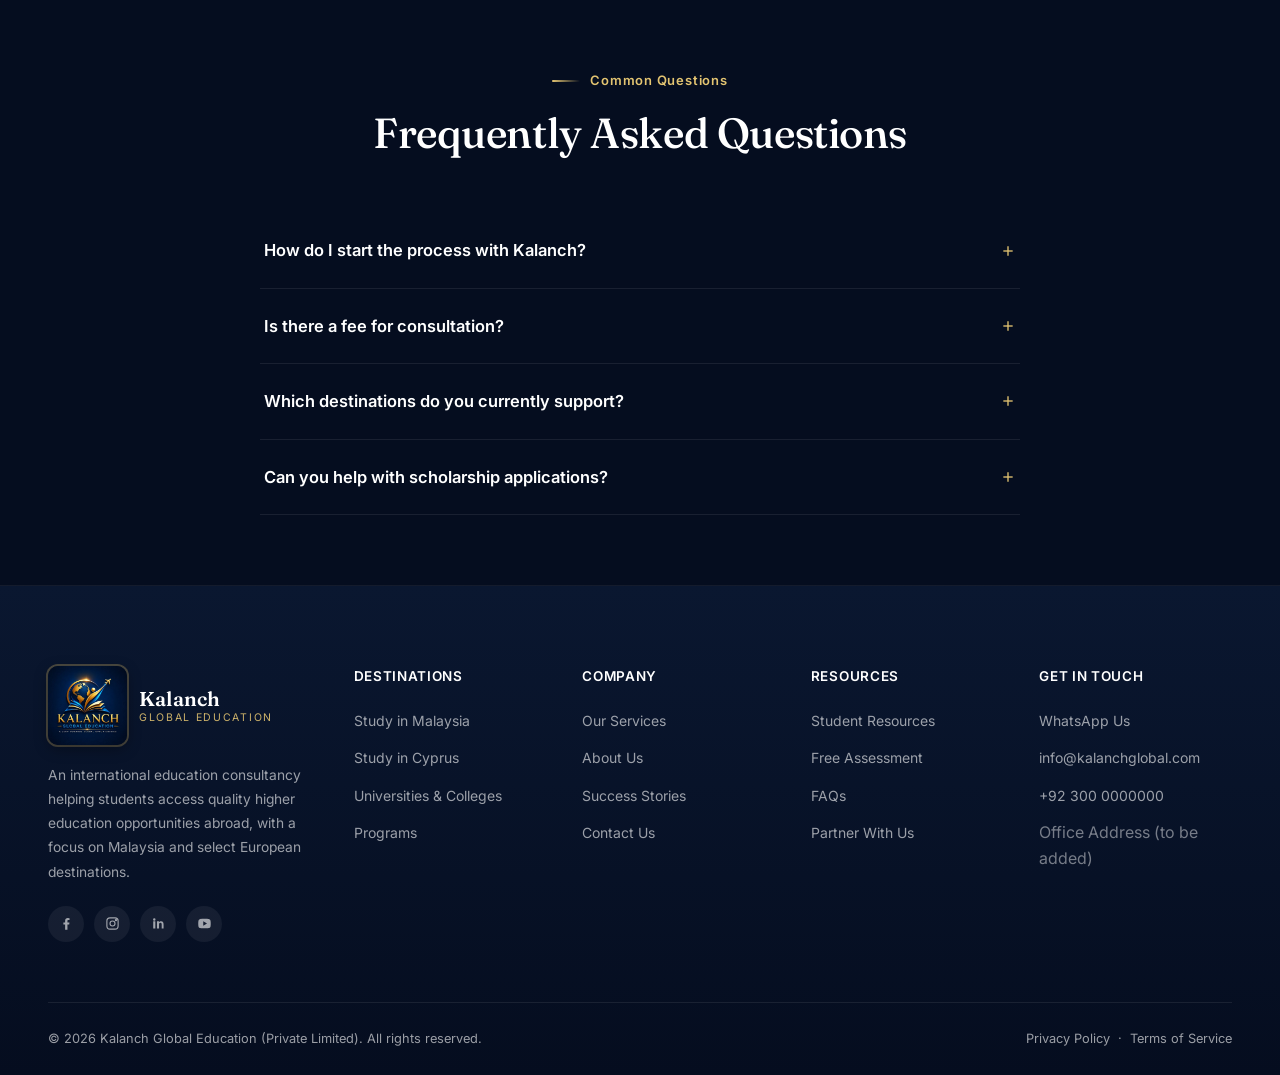
<file: resources.html>
<!DOCTYPE html>
<html lang="en">
<head>
<meta charset="UTF-8">
<meta name="viewport" content="width=device-width, initial-scale=1.0">
<title>Student Resources | Kalanch Global Education</title>
<meta name="description" content="Guides and resources for prospective international students: student pass information, costs, scholarships, accommodation and pre-departure checklists.">
<link rel="icon" type="image/jpeg" href="assets/images/logos/kalanch-logo.jpg">
<link rel="stylesheet" href="css/style.css">
</head>
<body data-page="resources">

<div id="site-header"></div>

<div class="page-header">
  <div class="wrap">
    <div class="breadcrumb"><a href="index.html">Home</a> <span>›</span> <span>Student Resources</span></div>
    <h1>Student Resources</h1>
    <p>Practical guides to help you plan your journey. More detailed articles are being added over time.</p>
  </div>
</div>

<section class="section">
  <div class="wrap">
    <div class="grid-3 reveal-stagger">
      <div class="prog-card"><span class="badge-soon">Guide</span><h4 style="margin-top:14px">Study in Malaysia Guide</h4><p>An overview of studying in Malaysia: universities, study levels and what to expect.</p></div>
      <div class="prog-card"><span class="badge-soon">Guide</span><h4 style="margin-top:14px">Malaysia Student Pass Guide</h4><p>An introduction to the student pass process and required documentation.</p></div>
      <div class="prog-card"><span class="badge-soon">Guide</span><h4 style="margin-top:14px">Admission Requirements</h4><p>General entry requirements across foundation, diploma and degree programs.</p></div>
      <div class="prog-card"><span class="badge-soon">Guide</span><h4 style="margin-top:14px">Required Documents</h4><p>A checklist of documents commonly needed for university applications.</p></div>
      <div class="prog-card"><span class="badge-soon">Guide</span><h4 style="margin-top:14px">Intakes</h4><p>An overview of typical intake periods across our partner universities.</p></div>
      <div class="prog-card"><span class="badge-soon">Guide</span><h4 style="margin-top:14px">Cost of Studying in Malaysia</h4><p>General guidance on planning for tuition costs by study level.</p></div>
      <div class="prog-card"><span class="badge-soon">Guide</span><h4 style="margin-top:14px">Cost of Living in Malaysia</h4><p>An introduction to everyday living costs for international students.</p></div>
      <div class="prog-card"><span class="badge-soon">Guide</span><h4 style="margin-top:14px">Scholarships</h4><p>General information on scholarship and financial aid options where available.</p></div>
      <div class="prog-card"><span class="badge-soon">Guide</span><h4 style="margin-top:14px">Accommodation Guide</h4><p>An overview of on-campus and off-campus accommodation options.</p></div>
      <div class="prog-card"><span class="badge-soon">Guide</span><h4 style="margin-top:14px">Pre-Departure Checklist</h4><p>A practical checklist to help you prepare before you leave home.</p></div>
    </div>
    <div class="placeholder-note" style="margin-top:30px;max-width:640px">These resource guides are being developed into full articles. In the meantime, our admissions team can answer any specific questions directly.</div>
  </div>
</section>

<section class="section-tight" style="background:var(--paper-soft)" id="faqs">
  <div class="wrap">
    <div class="section-head center">
      <div class="eyebrow" style="margin-left:auto;margin-right:auto">Common Questions</div>
      <h2 class="section-title">Frequently Asked Questions</h2>
    </div>
    <div class="faq-list">
      <div class="faq-item">
        <button class="faq-q">How do I start the process with Kalanch? <svg viewBox="0 0 24 24" fill="none" stroke="currentColor" stroke-width="2"><line x1="12" y1="5" x2="12" y2="19"/><line x1="5" y1="12" x2="19" y2="12"/></svg></button>
        <div class="faq-a"><p>Simply reach out via WhatsApp or complete our Free Assessment form. We'll follow up to understand your academic background and goals.</p></div>
      </div>
      <div class="faq-item">
        <button class="faq-q">Is there a fee for consultation? <svg viewBox="0 0 24 24" fill="none" stroke="currentColor" stroke-width="2"><line x1="12" y1="5" x2="12" y2="19"/><line x1="5" y1="12" x2="19" y2="12"/></svg></button>
        <div class="faq-a"><p>Our initial consultation and assessment is free. Our team will explain any applicable service details clearly before you proceed.</p></div>
      </div>
      <div class="faq-item">
        <button class="faq-q">Which destinations do you currently support? <svg viewBox="0 0 24 24" fill="none" stroke="currentColor" stroke-width="2"><line x1="12" y1="5" x2="12" y2="19"/><line x1="5" y1="12" x2="19" y2="12"/></svg></button>
        <div class="faq-a"><p>We specialise in Malaysia and also facilitate select European study opportunities in Cyprus, with more destinations planned in future.</p></div>
      </div>
      <div class="faq-item">
        <button class="faq-q">Can you help with scholarship applications? <svg viewBox="0 0 24 24" fill="none" stroke="currentColor" stroke-width="2"><line x1="12" y1="5" x2="12" y2="19"/><line x1="5" y1="12" x2="19" y2="12"/></svg></button>
        <div class="faq-a"><p>We provide guidance on scholarship and financial aid options that may be available at your chosen institution, where applicable.</p></div>
      </div>
    </div>
  </div>
</section>

<div id="site-footer"></div>
<script src="js/main.js"></script>
</body>
</html>
</file>
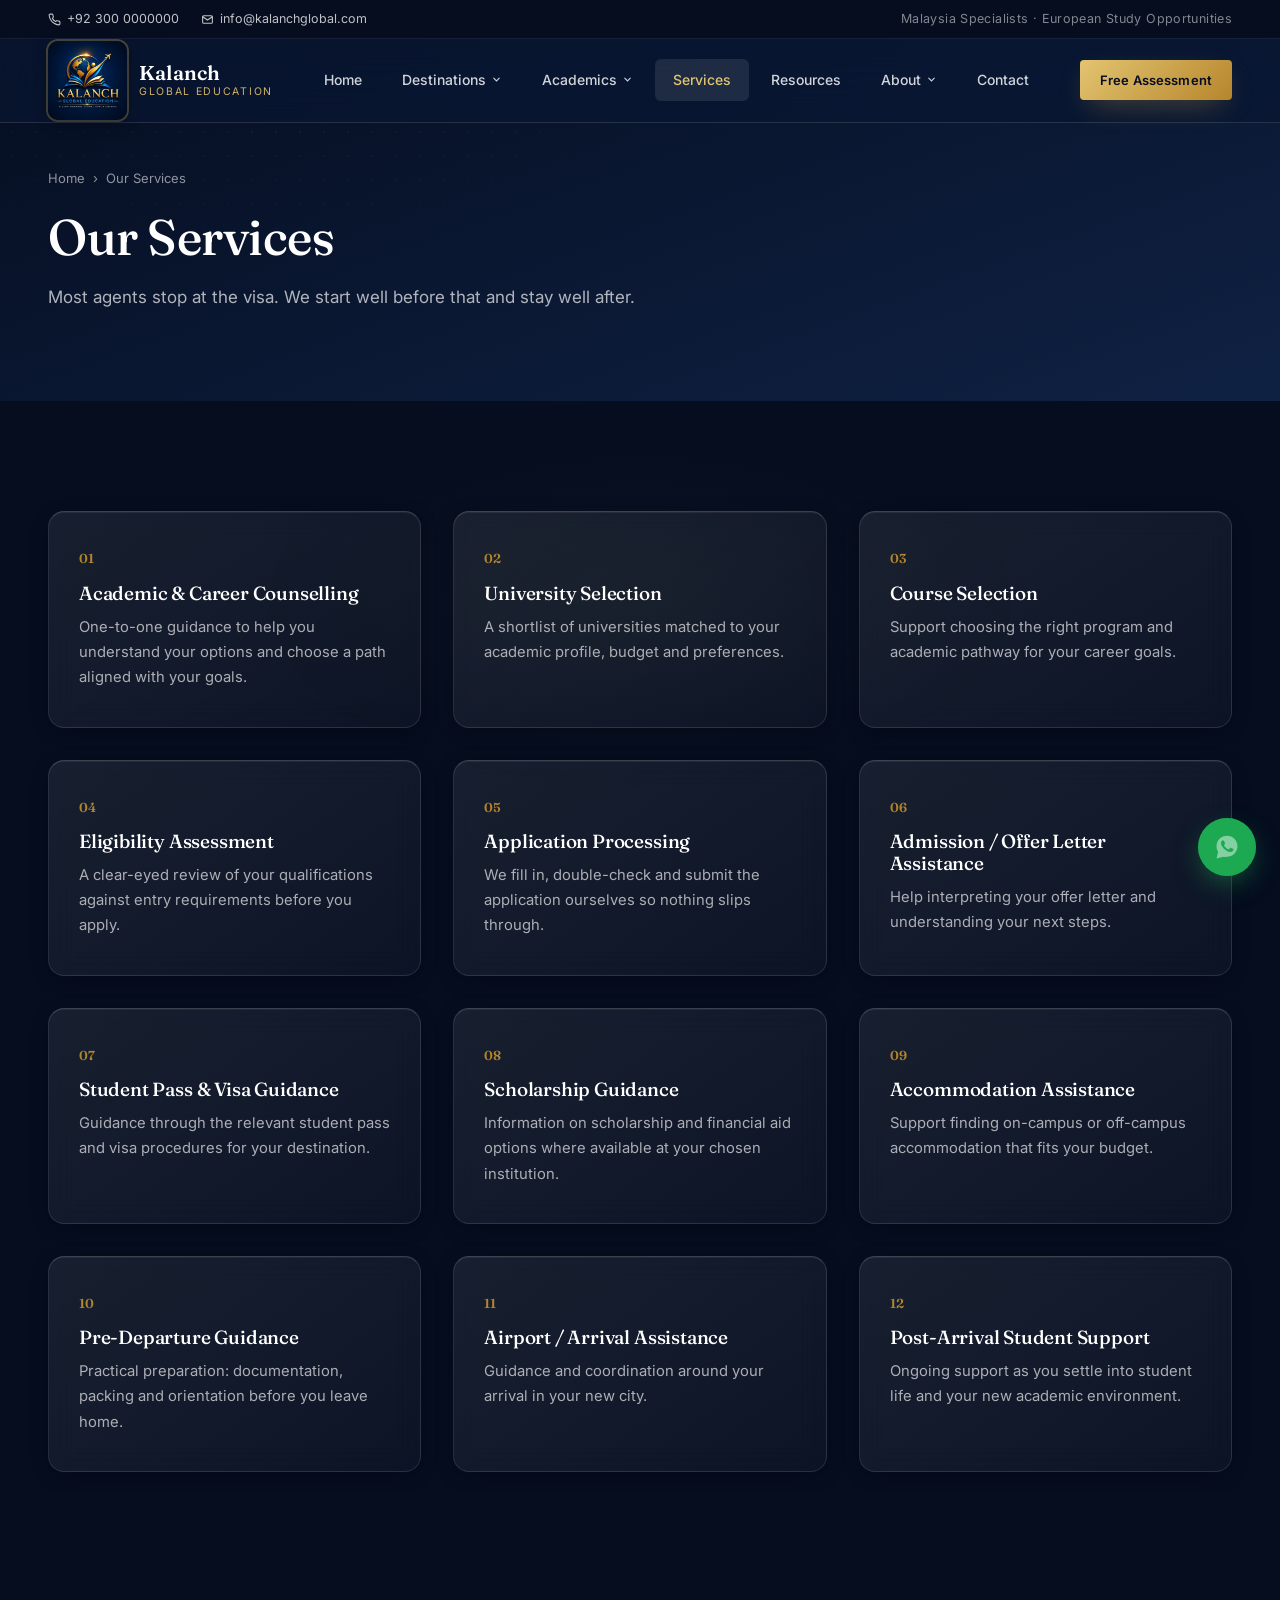
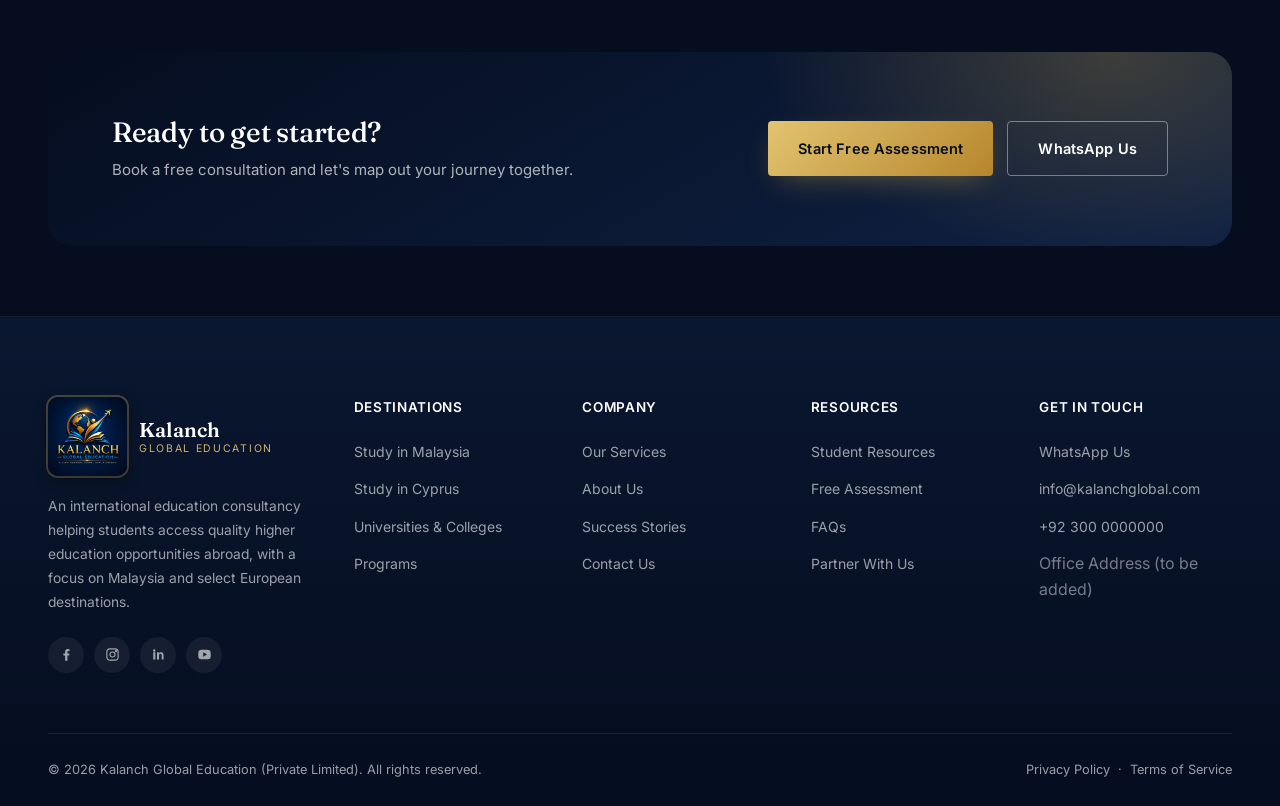
<file: services.html>
<!DOCTYPE html>
<html lang="en">
<head>
<meta charset="UTF-8">
<meta name="viewport" content="width=device-width, initial-scale=1.0">
<title>Our Services | Kalanch Global Education</title>
<meta name="description" content="From counselling to post-arrival support, explore the full range of services Kalanch Global Education offers international students.">
<link rel="icon" type="image/jpeg" href="assets/images/logos/kalanch-logo.jpg">
<link rel="stylesheet" href="css/style.css">
</head>
<body data-page="services">

<div id="site-header"></div>

<div class="page-header">
  <div class="wrap">
    <div class="breadcrumb"><a href="index.html">Home</a> <span>›</span> <span>Our Services</span></div>
    <h1>Our Services</h1>
    <p>Most agents stop at the visa. We start well before that and stay well after.</p>
  </div>
</div>

<section class="section">
  <div class="wrap">
    <div class="grid-3 reveal-stagger">
      <div class="feature-card"><span class="feature-num">01</span><h3>Academic & Career Counselling</h3><p>One-to-one guidance to help you understand your options and choose a path aligned with your goals.</p></div>
      <div class="feature-card"><span class="feature-num">02</span><h3>University Selection</h3><p>A shortlist of universities matched to your academic profile, budget and preferences.</p></div>
      <div class="feature-card"><span class="feature-num">03</span><h3>Course Selection</h3><p>Support choosing the right program and academic pathway for your career goals.</p></div>
      <div class="feature-card"><span class="feature-num">04</span><h3>Eligibility Assessment</h3><p>A clear-eyed review of your qualifications against entry requirements before you apply.</p></div>
      <div class="feature-card"><span class="feature-num">05</span><h3>Application Processing</h3><p>We fill in, double-check and submit the application ourselves so nothing slips through.</p></div>
      <div class="feature-card"><span class="feature-num">06</span><h3>Admission / Offer Letter Assistance</h3><p>Help interpreting your offer letter and understanding your next steps.</p></div>
      <div class="feature-card"><span class="feature-num">07</span><h3>Student Pass & Visa Guidance</h3><p>Guidance through the relevant student pass and visa procedures for your destination.</p></div>
      <div class="feature-card"><span class="feature-num">08</span><h3>Scholarship Guidance</h3><p>Information on scholarship and financial aid options where available at your chosen institution.</p></div>
      <div class="feature-card"><span class="feature-num">09</span><h3>Accommodation Assistance</h3><p>Support finding on-campus or off-campus accommodation that fits your budget.</p></div>
      <div class="feature-card"><span class="feature-num">10</span><h3>Pre-Departure Guidance</h3><p>Practical preparation: documentation, packing and orientation before you leave home.</p></div>
      <div class="feature-card"><span class="feature-num">11</span><h3>Airport / Arrival Assistance</h3><p>Guidance and coordination around your arrival in your new city.</p></div>
      <div class="feature-card"><span class="feature-num">12</span><h3>Post-Arrival Student Support</h3><p>Ongoing support as you settle into student life and your new academic environment.</p></div>
    </div>
  </div>
</section>

<section class="section-tight" style="background:var(--paper-soft)">
  <div class="wrap">
    <div class="cta-band reveal">
      <div>
        <h3>Ready to get started?</h3>
        <p>Book a free consultation and let's map out your journey together.</p>
      </div>
      <div class="btn-row">
        <a href="application.html" class="btn btn-gold">Start Free Assessment</a>
        <a href="#" id="servWaCta" target="_blank" rel="noopener" class="btn btn-outline" style="border-color:rgba(255,255,255,.4);color:#fff">WhatsApp Us</a>
      </div>
    </div>
  </div>
</section>

<div id="site-footer"></div>

<script src="js/main.js"></script>
<script>
  document.getElementById("servWaCta").href = waLink("Hi Kalanch Global Education, I would like to know more about your services.");
</script>
</body>
</html>
</file>
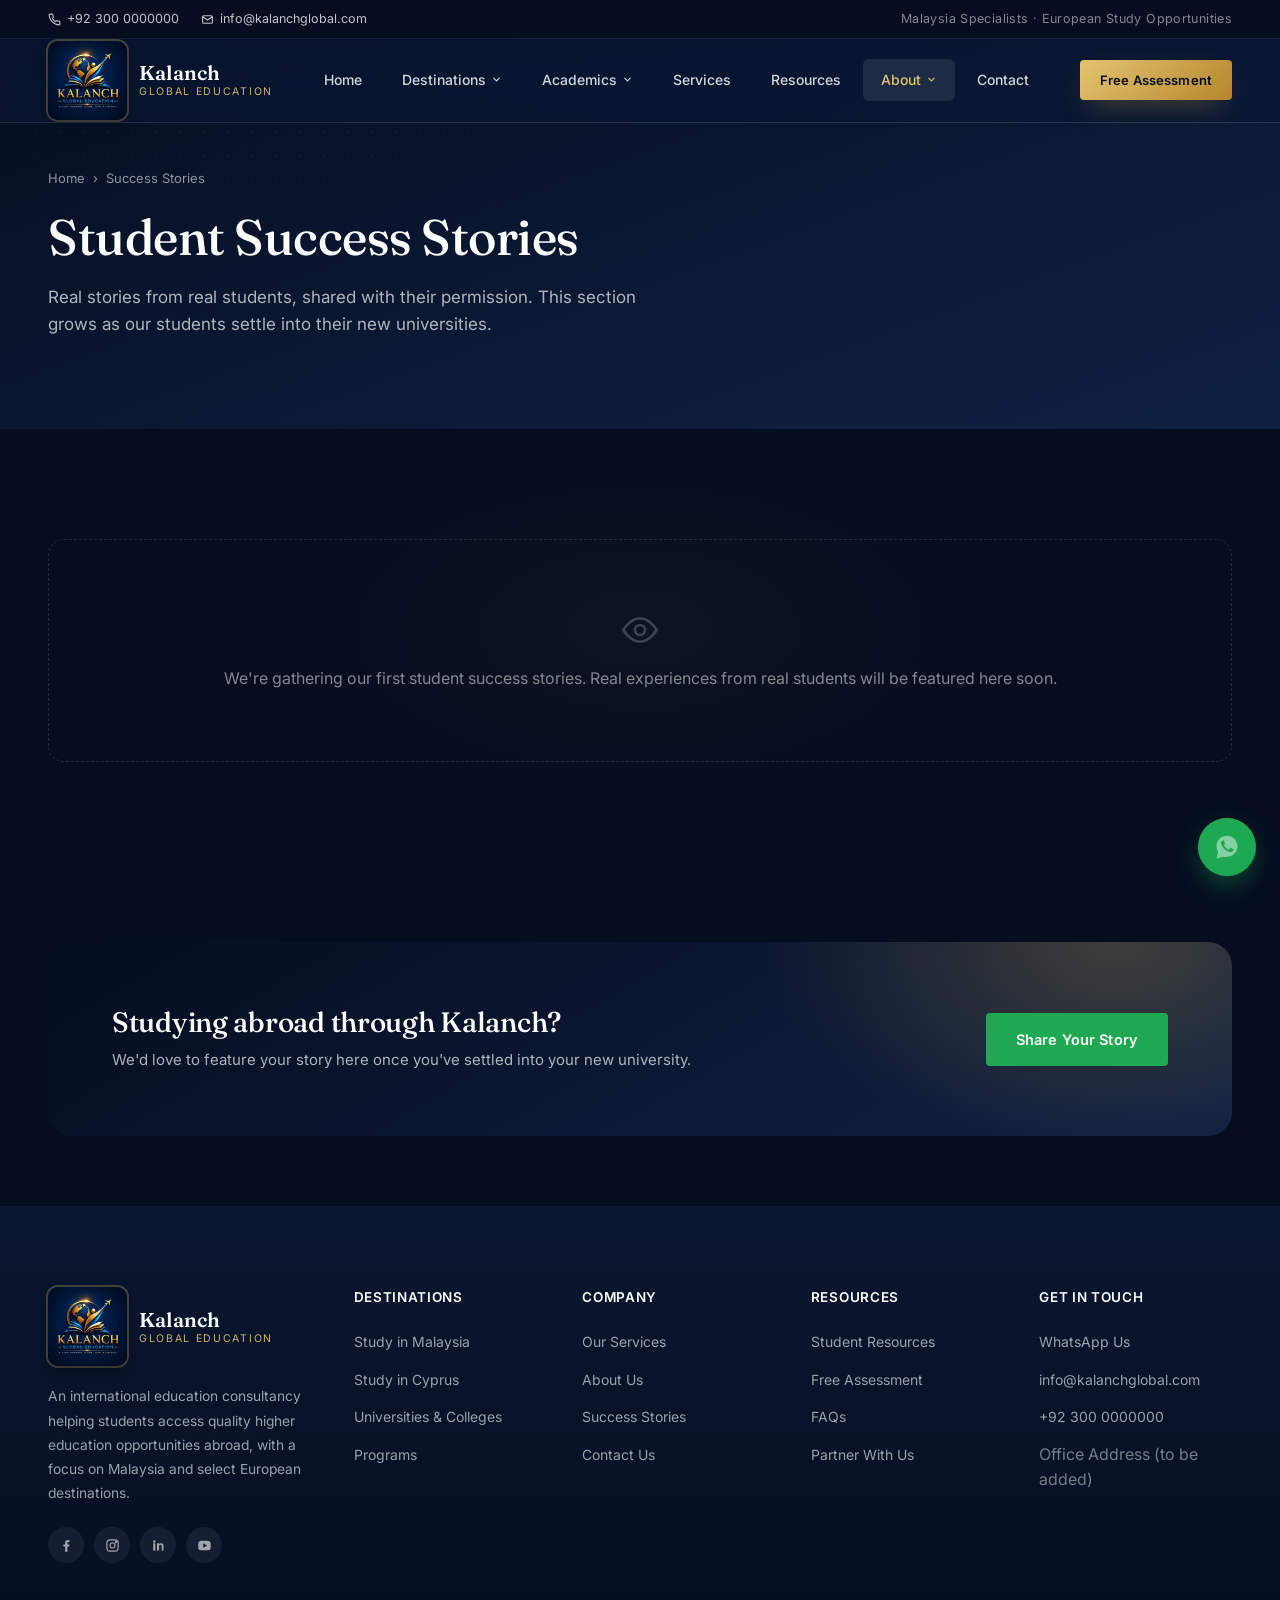
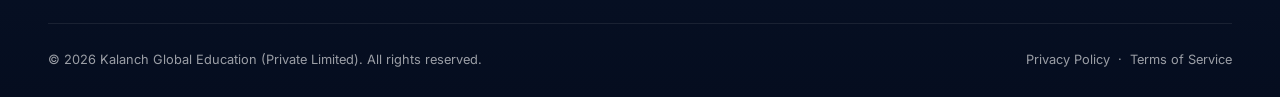
<file: success-stories.html>
<!DOCTYPE html>
<html lang="en">
<head>
<meta charset="UTF-8">
<meta name="viewport" content="width=device-width, initial-scale=1.0">
<title>Student Success Stories | Kalanch Global Education</title>
<meta name="description" content="Real student success stories will be featured here as they are shared with us.">
<link rel="icon" type="image/jpeg" href="assets/images/logos/kalanch-logo.jpg">
<link rel="stylesheet" href="css/style.css">
</head>
<body data-page="success">

<div id="site-header"></div>

<div class="page-header">
  <div class="wrap">
    <div class="breadcrumb"><a href="index.html">Home</a> <span>›</span> <span>Success Stories</span></div>
    <h1>Student Success Stories</h1>
    <p>Real stories from real students, shared with their permission. This section grows as our students settle into their new universities.</p>
  </div>
</div>

<section class="section">
  <div class="wrap">
    <!--
      CMS-READY STRUCTURE — add a card per story with this shape:
      { photo, name, previousQualification, university, program, destination, testimonial }
      No entries are shown yet — this array intentionally starts empty
      rather than using invented students or quotes.
    -->
    <div id="storiesGrid" class="grid-3"></div>
    <div class="empty-state" id="storiesEmpty">
      <svg viewBox="0 0 24 24" fill="none" stroke="currentColor" stroke-width="1.6"><path d="M2 12s4-7 10-7 10 7 10 7-4 7-10 7-10-7-10-7Z"/><circle cx="12" cy="12" r="3"/></svg>
      <p>We're gathering our first student success stories. Real experiences from real students will be featured here soon.</p>
    </div>
  </div>
</section>

<section class="section-tight" style="background:var(--paper-soft)">
  <div class="wrap">
    <div class="cta-band reveal">
      <div>
        <h3>Studying abroad through Kalanch?</h3>
        <p>We'd love to feature your story here once you've settled into your new university.</p>
      </div>
      <div class="btn-row">
        <a href="#" id="storyWaCta" target="_blank" rel="noopener" class="btn btn-whatsapp">Share Your Story</a>
      </div>
    </div>
  </div>
</section>

<div id="site-footer"></div>
<script src="js/main.js"></script>
<script>
  // Add real, verified stories here — each renders as a card automatically.
  const SUCCESS_STORIES = [];

  function storyCardHTML(s){
    return `<div class="uni-card reveal">
      <div class="uni-card-top">
        <div class="uni-badge">${(s.name||"").split(" ").map(n=>n[0]).join("").slice(0,2)}</div>
        <div><h4>${s.name}</h4><div class="uni-loc">${s.university} · ${s.destination}</div></div>
      </div>
      <div class="uni-card-body">
        <p style="color:var(--ink-soft);font-size:14.5px;line-height:1.7">${s.testimonial}</p>
      </div>
    </div>`;
  }

  document.addEventListener("DOMContentLoaded", () => {
    const grid = document.getElementById("storiesGrid");
    const empty = document.getElementById("storiesEmpty");
    if(SUCCESS_STORIES.length > 0){
      grid.innerHTML = SUCCESS_STORIES.map(storyCardHTML).join("");
      empty.style.display = "none";
      initReveal();
    } else {
      grid.style.display = "none";
    }
  });

  document.getElementById("storyWaCta").href = waLink("Hi Kalanch Global Education, I'd like to share my success story with you.");
</script>
</body>
</html>
</file>
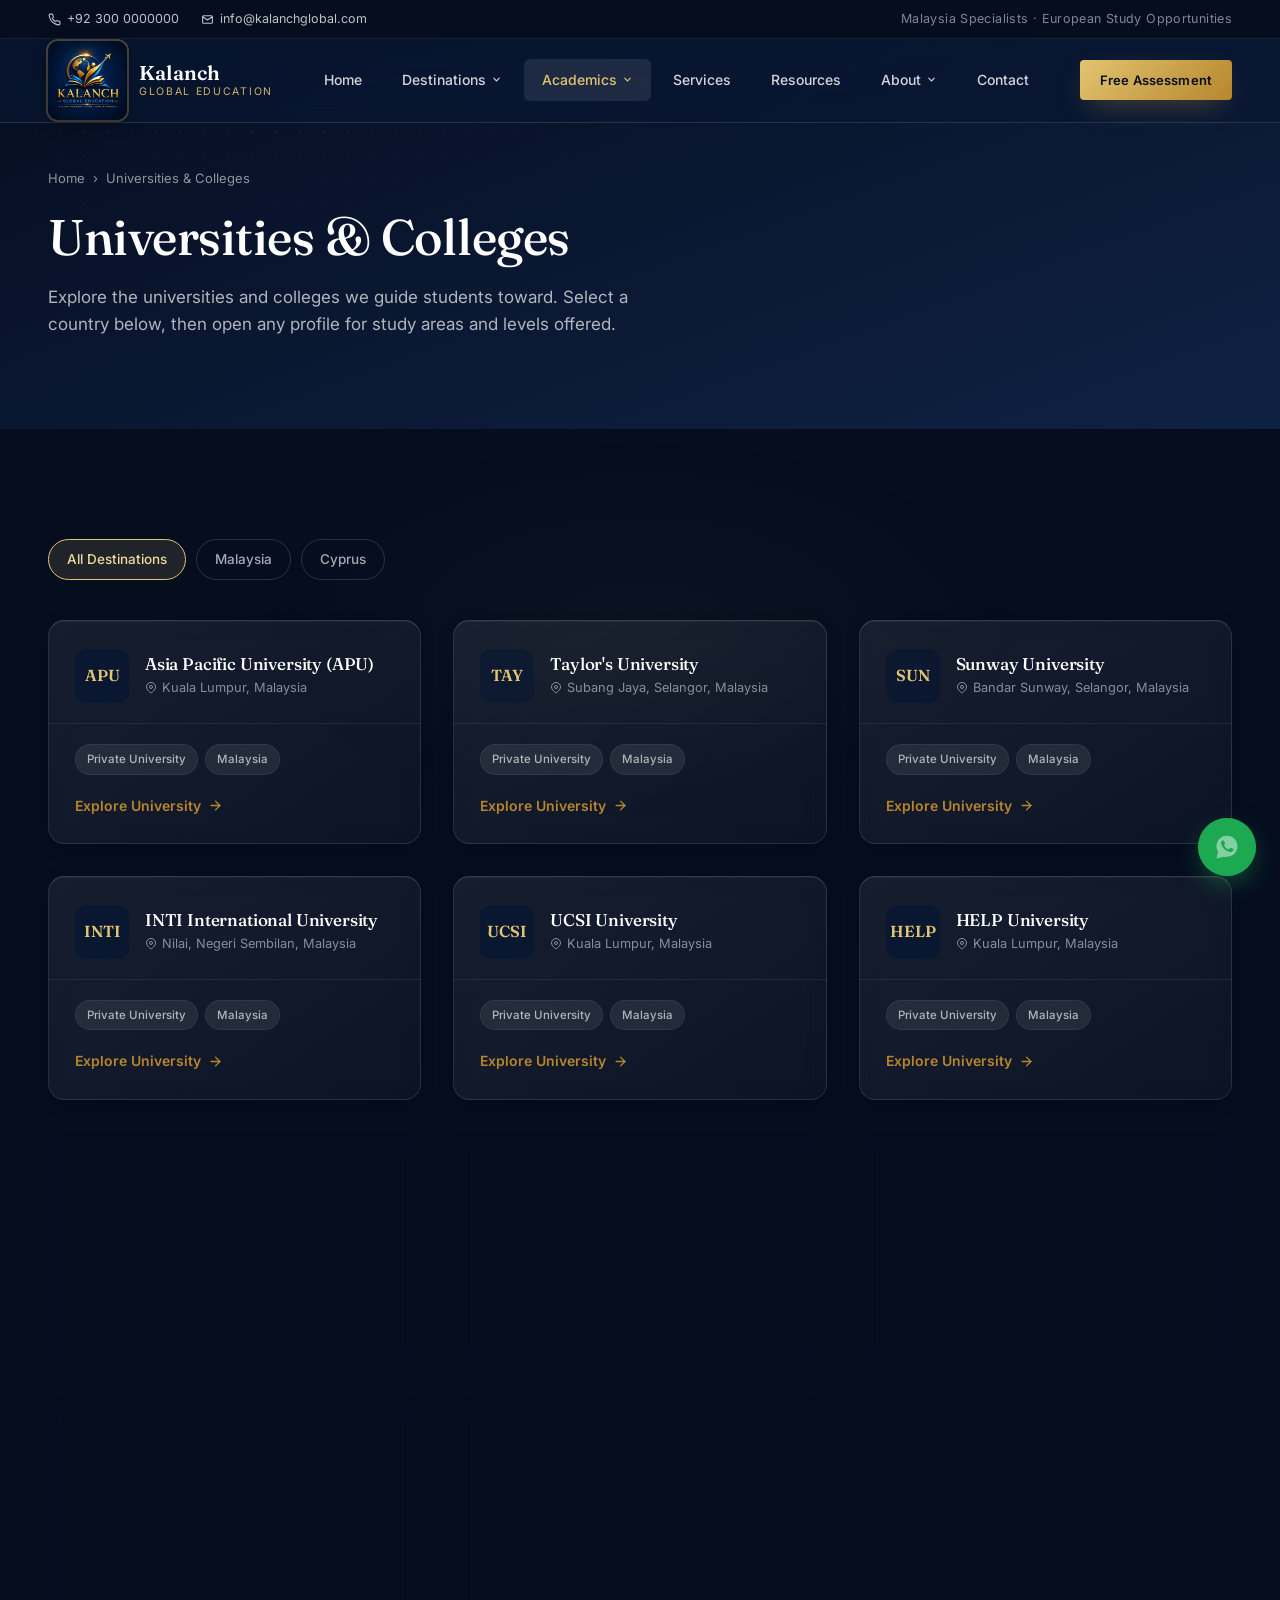
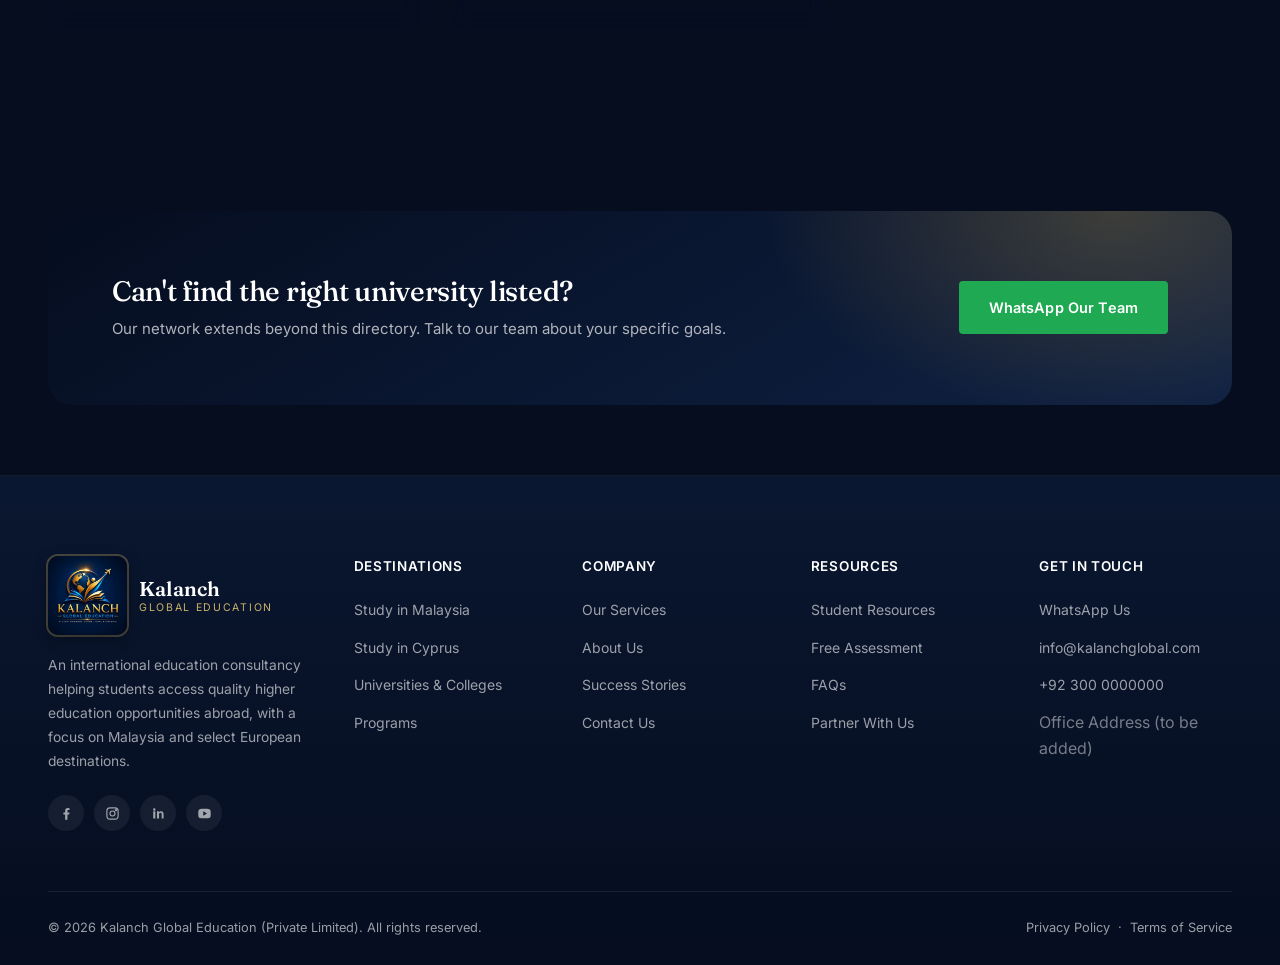
<file: universities.html>
<!DOCTYPE html>
<html lang="en">
<head>
<meta charset="UTF-8">
<meta name="viewport" content="width=device-width, initial-scale=1.0">
<title>Universities & Colleges | Kalanch Global Education</title>
<meta name="description" content="Explore universities and colleges in Malaysia and Cyprus that Kalanch Global Education can guide you toward.">
<link rel="icon" type="image/jpeg" href="assets/images/logos/kalanch-logo.jpg">
<link rel="stylesheet" href="css/style.css">
</head>
<body data-page="universities">

<div id="site-header"></div>

<div class="page-header">
  <div class="wrap">
    <div class="breadcrumb"><a href="index.html">Home</a> <span>›</span> <span>Universities & Colleges</span></div>
    <h1>Universities & Colleges</h1>
    <p>Explore the universities and colleges we guide students toward. Select a country below, then open any profile for study areas and levels offered.</p>
  </div>
</div>

<section class="section">
  <div class="wrap">
    <div class="pill-row" id="uniFilters" style="margin-bottom:40px">
      <button class="pill active" data-value="all">All Destinations</button>
      <button class="pill" data-value="Malaysia">Malaysia</button>
      <button class="pill" data-value="Cyprus">Cyprus</button>
    </div>
    <div class="grid-3" id="uniGrid"></div>
  </div>
</section>

<section class="section-tight" style="background:var(--paper-soft)">
  <div class="wrap">
    <div class="cta-band reveal">
      <div>
        <h3>Can't find the right university listed?</h3>
        <p>Our network extends beyond this directory. Talk to our team about your specific goals.</p>
      </div>
      <div class="btn-row">
        <a href="#" id="uniWaCta" target="_blank" rel="noopener" class="btn btn-whatsapp">WhatsApp Our Team</a>
      </div>
    </div>
  </div>
</section>

<div id="site-footer"></div>

<script src="js/main.js"></script>
<script src="js/universities.js"></script>
<script>
  document.getElementById("uniWaCta").href = waLink("Hi Kalanch Global Education, I'd like guidance finding a university that fits my goals.");
</script>
</body>
</html>
</file>
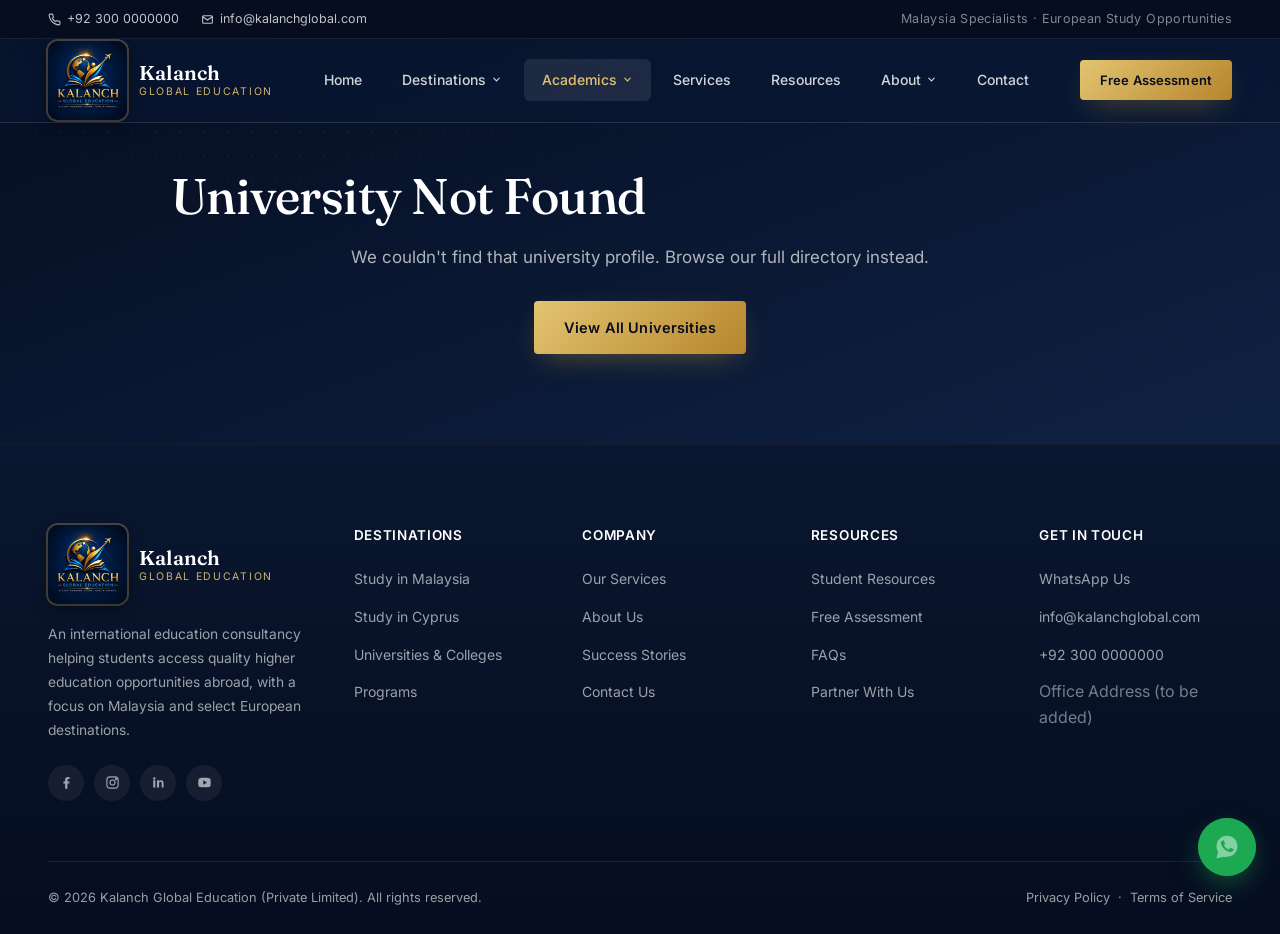
<file: university.html>
<!DOCTYPE html>
<html lang="en">
<head>
<meta charset="UTF-8">
<meta name="viewport" content="width=device-width, initial-scale=1.0">
<title>University Profile | Kalanch Global Education</title>
<meta name="description" content="University profile: study areas, levels offered, and how to enquire via Kalanch Global Education.">
<link rel="icon" type="image/jpeg" href="assets/images/logos/kalanch-logo.jpg">
<link rel="stylesheet" href="css/style.css">
</head>
<body data-page="universities">

<div id="site-header"></div>

<div id="uniProfile"><!-- populated by universities.js based on ?id= --></div>

<div id="site-footer"></div>

<script src="js/main.js"></script>
<script src="js/universities.js"></script>
</body>
</html>
</file>
<file: css/style.css>
/* ============================================================
   KALANCH GLOBAL EDUCATION — Core Stylesheet
   Design language derived from brand mark: deep navy, gold, sky-blue
   ============================================================ */

/* ---------- Font imports ---------- */
@import url('https://fonts.googleapis.com/css2?family=Fraunces:opsz,wght@9..144,300;9..144,400;9..144,500;9..144,600&family=Inter:wght@300;400;500;600;700;800&display=swap');

/* ---------- Design tokens ---------- */
:root{
  /* brand core */
  --navy-950:#050d1f;
  --navy-900:#0a1730;
  --navy-800:#0f2143;
  --navy-700:#152c56;
  --navy-600:#1d3b70;
  --gold-600:#b6862c;
  --gold-500:#d1a53d;
  --gold-400:#e3c471;
  --gold-300:#eed99a;
  --sky-600:#1c74c9;
  --sky-500:#2e8de0;
  --sky-400:#5aa8ea;

  --ink:#0c1626;
  --ink-soft:#42495a;
  --muted:#6b7280;
  --line:#e6e8ee;
  --line-soft:#eef0f4;
  --paper:#ffffff;
  --paper-soft:#f7f8fb;
  --paper-tint:#f3f5fa;

  --success:#1e8e5a;

  --radius-sm:6px;
  --radius-md:10px;
  --radius-lg:16px;

  --shadow-sm:0 1px 2px rgba(10,23,48,.06), 0 1px 1px rgba(10,23,48,.04);
  --shadow-md:0 8px 24px -8px rgba(10,23,48,.16);
  --shadow-lg:0 20px 48px -16px rgba(10,23,48,.24);
  --shadow-gold:0 10px 30px -10px rgba(209,165,61,.45);

  --container:1240px;
  --container-narrow:820px;

  --ease:cubic-bezier(.22,.88,.25,1);
  --speed-fast:.2s;
  --speed:.45s;
  --speed-slow:.8s;

  --font-display:'Fraunces', Georgia, serif;
  --font-body:'Inter', -apple-system, BlinkMacSystemFont, 'Segoe UI', sans-serif;
}

/* ---------- Reset ---------- */
*,*::before,*::after{box-sizing:border-box;margin:0;padding:0}
html{scroll-behavior:smooth;-webkit-text-size-adjust:100%}
body{
  font-family:var(--font-body);
  color:rgba(255,255,255,.85);
  background:var(--navy-950);
  line-height:1.6;
  font-size:16px;
  -webkit-font-smoothing:antialiased;
  overflow-x:hidden;
}
img{max-width:100%;display:block}
a{color:inherit;text-decoration:none}
ul{list-style:none}
button{font:inherit;cursor:pointer;border:none;background:none;color:inherit}
input,select,textarea{font:inherit;color:inherit}
h1,h2,h3,h4{font-family:var(--font-display);font-weight:500;line-height:1.15;letter-spacing:-.01em}
svg{display:block}

@media (prefers-reduced-motion: reduce){
  *,*::before,*::after{animation-duration:.001ms !important;animation-iteration-count:1 !important;transition-duration:.001ms !important;scroll-behavior:auto !important}
}

/* ---------- Layout helpers ---------- */
.wrap{max-width:var(--container);margin:0 auto;padding:0 28px}
.wrap-narrow{max-width:var(--container-narrow);margin:0 auto;padding:0 28px}
.section{padding:110px 0}
.section-tight{padding:70px 0}
@media (max-width:900px){
  .section{padding:72px 0}
  .section-tight{padding:52px 0}
  .wrap,.wrap-narrow{padding:0 20px}
}

.eyebrow{
  display:inline-flex;align-items:center;gap:10px;
  font-size:13px;font-weight:600;letter-spacing:.06em;
  color:var(--gold-400);
  margin-bottom:18px;
}
.eyebrow::before{content:"";width:28px;height:2px;background:linear-gradient(90deg,var(--gold-400),transparent);border-radius:1px}

.section-head{max-width:680px;margin-bottom:56px}
.section-head.center{margin-left:auto;margin-right:auto;text-align:center}
.section-title{font-size:clamp(28px,3.6vw,42px);color:#fff}
.section-sub{margin-top:16px;color:rgba(255,255,255,.6);font-size:17px;line-height:1.7}

.tag{
  display:inline-block;padding:6px 14px;border-radius:100px;
  font-size:12px;font-weight:600;letter-spacing:.04em;
  background:var(--navy-900);color:var(--gold-300);
}
.tag.light{background:rgba(255,255,255,.12);color:#fff;border:1px solid rgba(255,255,255,.22)}
.tag.sky{background:rgba(46,141,224,.1);color:var(--sky-600)}

/* ---------- Buttons ---------- */
.btn{
  display:inline-flex;align-items:center;justify-content:center;gap:10px;
  padding:15px 30px;border-radius:4px;
  font-weight:600;font-size:14.5px;letter-spacing:.01em;
  transition:transform var(--speed-fast) var(--ease), box-shadow var(--speed-fast) var(--ease), background var(--speed-fast) var(--ease), color var(--speed-fast) var(--ease), border-color var(--speed-fast) var(--ease);
  white-space:nowrap;
}
.btn svg{width:16px;height:16px;flex-shrink:0}
.btn-gold{background:linear-gradient(135deg,var(--gold-400),var(--gold-600));color:var(--navy-950);box-shadow:var(--shadow-gold);position:relative;overflow:hidden}
.btn-gold::before{
  content:"";position:absolute;top:0;left:-60%;width:40%;height:100%;
  background:linear-gradient(115deg,transparent,rgba(255,255,255,.55),transparent);
  transform:skewX(-20deg);transition:left .65s var(--ease);
}
.btn-gold:hover::before{left:130%}
.btn-gold:hover{transform:translateY(-2px);box-shadow:0 16px 36px -10px rgba(209,165,61,.55)}
.btn-navy{background:var(--navy-900);color:#fff}
.btn-navy:hover{background:var(--navy-800);transform:translateY(-2px)}
.btn-outline{background:transparent;border:1.5px solid rgba(255,255,255,.4);color:#fff}
.btn-outline:hover{background:rgba(255,255,255,.1);border-color:#fff}
.btn-outline-dark{background:transparent;border:1.5px solid var(--line);color:var(--navy-900)}
.btn-outline-dark:hover{border-color:var(--navy-900);background:var(--navy-900);color:#fff}
.btn-whatsapp{background:#1ea952;color:#fff}
.btn-whatsapp:hover{background:#178c44;transform:translateY(-2px)}
.btn-sm{padding:10px 20px;font-size:13px}
.btn-block{width:100%}
.btn-text{display:inline-flex;align-items:center;gap:7px;font-weight:600;font-size:14.5px;color:var(--gold-400);position:relative}
.btn-text svg{width:15px;height:15px;transition:transform var(--speed-fast) var(--ease)}
.btn-text:hover svg{transform:translateX(4px)}
.btn-text.gold{color:var(--gold-600)}

/* ---------- Header ---------- */
#site-header{position:fixed;top:0;left:0;right:0;z-index:1000}
.topbar{
  background:var(--navy-950);color:rgba(255,255,255,.75);
  font-size:12.5px;
}
.topbar .wrap{display:flex;justify-content:space-between;align-items:center;padding-top:9px;padding-bottom:9px}
.topbar-links{display:flex;gap:22px}
.topbar-links a{display:inline-flex;align-items:center;gap:6px;transition:color var(--speed-fast)}
.topbar-links a:hover{color:var(--gold-400)}
.topbar-links svg{width:13px;height:13px}
.topbar-note{letter-spacing:.03em;color:rgba(255,255,255,.5)}
@media (max-width:760px){.topbar{display:none}}

.navbar{
  background:rgba(10,23,48,.72);
  backdrop-filter:blur(20px) saturate(1.4);-webkit-backdrop-filter:blur(20px) saturate(1.4);
  border-bottom:1px solid rgba(255,255,255,.12);
  box-shadow:0 1px 0 0 rgba(255,255,255,.05) inset;
  transition:background var(--speed) var(--ease), padding var(--speed) var(--ease), box-shadow var(--speed) var(--ease);
}
body.scrolled .navbar{background:rgba(6,15,32,.92);box-shadow:0 8px 32px rgba(0,0,0,.3), 0 1px 0 0 rgba(255,255,255,.04) inset}
.navbar .wrap{display:flex;align-items:center;justify-content:space-between;height:84px;transition:height var(--speed) var(--ease)}
body.scrolled .navbar .wrap{height:68px}

.brand{display:flex;align-items:center;gap:12px}
.brand-mark{width:79px;height:79px;border-radius:10px;overflow:hidden;flex-shrink:0;box-shadow:0 4px 14px rgba(0,0,0,.35), 0 0 0 2px rgba(227,196,113,.3)}
.brand-mark img{width:100%;height:100%;object-fit:cover}
.brand-word{display:flex;flex-direction:column;line-height:1.05}
.brand-word b{font-family:var(--font-display);color:#fff;font-size:20px;font-weight:600;letter-spacing:.01em}
.brand-word span{font-size:10.5px;letter-spacing:.16em;color:rgba(227,196,113,.9);text-transform:uppercase;margin-top:3px}

.nav-main{display:flex;align-items:center;gap:4px}
.nav-main>li{position:relative}
.nav-main>li>a,.nav-main>li>button{
  display:flex;align-items:center;gap:5px;
  padding:10px 18px;font-size:14px;font-weight:500;color:rgba(255,255,255,.82);
  white-space:nowrap;
  border-radius:6px;transition:color var(--speed-fast),background var(--speed-fast);
}
.nav-main>li>a:hover,.nav-main>li>button:hover,.nav-main>li.active>a,.nav-main>li.active>button{color:#fff;background:rgba(255,255,255,.09)}
.nav-main>li.active>a,.nav-main>li.active>button{color:var(--gold-400)}
.nav-main>li>button svg{width:11px;height:11px;transition:transform var(--speed-fast)}
.nav-main>li:hover>button svg{transform:rotate(180deg)}

.dropdown{
  position:absolute;top:calc(100% + 10px);left:0;min-width:240px;
  background:rgba(10,23,48,.88);
  backdrop-filter:blur(24px) saturate(1.3);-webkit-backdrop-filter:blur(24px) saturate(1.3);
  border:1px solid rgba(255,255,255,.1);
  border-radius:12px;box-shadow:0 20px 48px -16px rgba(0,0,0,.5), 0 0 0 1px rgba(255,255,255,.04) inset;
  padding:10px;opacity:0;visibility:hidden;transform:translateY(8px);
  transition:opacity var(--speed-fast) var(--ease),transform var(--speed-fast) var(--ease),visibility var(--speed-fast);
}
.nav-main>li:hover .dropdown{opacity:1;visibility:visible;transform:translateY(0)}
.dropdown a{display:flex;flex-direction:column;gap:2px;padding:11px 14px;border-radius:8px;color:rgba(255,255,255,.85);transition:background var(--speed-fast)}
.dropdown a:hover{background:rgba(255,255,255,.08)}
.dropdown a b{font-size:14px;font-weight:600;color:#fff}
.dropdown a small{font-size:12px;color:rgba(255,255,255,.5)}

.nav-cta{display:flex;align-items:center;gap:10px}
.nav-toggle{display:none;flex-direction:column;gap:5px;width:26px;padding:6px}
.nav-toggle span{height:2px;width:100%;background:#fff;border-radius:2px;transition:transform var(--speed-fast) var(--ease),opacity var(--speed-fast) var(--ease)}

@media (max-width:1100px){
  .nav-main{display:none}
  .nav-toggle{display:flex}
  .nav-cta .btn-outline{display:none}
}

/* mobile menu */
.mobile-menu{
  position:fixed;inset:0;z-index:1100;
  background:var(--navy-950);
  transform:translateX(100%);
  transition:transform var(--speed) var(--ease);
  overflow-y:auto;
}
.mobile-menu.open{transform:translateX(0)}
.mobile-menu-head{display:flex;justify-content:space-between;align-items:center;padding:22px 24px;border-bottom:1px solid rgba(255,255,255,.1)}
.mobile-close{width:38px;height:38px;border-radius:50%;background:rgba(255,255,255,.08);display:flex;align-items:center;justify-content:center}
.mobile-close svg{width:16px;height:16px;stroke:#fff}
.mobile-list{padding:14px 12px 40px}
.mobile-list>li{border-bottom:1px solid rgba(255,255,255,.06)}
.mobile-list>li>a,.mobile-list>li>button{
  width:100%;display:flex;justify-content:space-between;align-items:center;
  padding:17px 12px;font-size:16.5px;font-weight:500;color:#fff;
}
.mobile-list svg{width:13px;height:13px;transition:transform var(--speed-fast)}
.mobile-list li.open>button svg{transform:rotate(180deg)}
.mobile-sub{max-height:0;overflow:hidden;transition:max-height var(--speed) var(--ease)}
.mobile-list li.open .mobile-sub{max-height:200px}
.mobile-sub a{display:block;padding:12px 12px 12px 24px;color:rgba(255,255,255,.65);font-size:15px}
.mobile-menu-foot{padding:20px 24px 40px;display:flex;flex-direction:column;gap:12px}

/* ---------- Floating WhatsApp ---------- */
.fab-whatsapp{
  position:fixed;bottom:24px;right:24px;z-index:900;
  width:58px;height:58px;border-radius:50%;
  background:#1ea952;color:#fff;
  display:flex;align-items:center;justify-content:center;
  box-shadow:0 10px 28px -6px rgba(30,169,82,.55);
  transition:transform var(--speed-fast) var(--ease);
}
.fab-whatsapp:hover{transform:scale(1.08)}
.fab-whatsapp svg{width:28px;height:28px}
.fab-whatsapp::before{
  content:"";position:absolute;inset:0;border-radius:50%;
  background:#1ea952;opacity:.55;animation:pulse-ring 2.4s ease-out infinite;
}
@keyframes pulse-ring{0%{transform:scale(1);opacity:.5}100%{transform:scale(1.9);opacity:0}}

/* ---------- Hero (generic) ---------- */
.hero{
  position:relative;color:#fff;
  background:
    radial-gradient(ellipse 900px 500px at 15% -10%, rgba(46,141,224,.35), transparent 60%),
    radial-gradient(ellipse 700px 500px at 100% 0%, rgba(209,165,61,.22), transparent 55%),
    linear-gradient(160deg,var(--navy-950),var(--navy-900) 55%,var(--navy-800));
  background-size:140% 140%,140% 140%,100% 100%;
  animation:hero-drift 22s ease-in-out infinite alternate;
  padding:190px 0 130px;overflow:hidden;
}
@keyframes hero-drift{
  0%{background-position:15% -10%,100% 0%,0 0}
  100%{background-position:22% 4%,88% 10%,0 0}
}
.hero::after{
  content:"";position:absolute;inset:0;
  background-image:radial-gradient(circle,rgba(255,255,255,.09) 1px,transparent 1px);
  background-size:26px 26px;mask-image:linear-gradient(180deg,rgba(0,0,0,.5),transparent 70%);
  pointer-events:none;
}
.hero-orb{
  position:absolute;border-radius:50%;pointer-events:none;z-index:1;
  filter:blur(2px);opacity:.55;
}
.hero-orb.o1{width:8px;height:8px;background:var(--gold-400);top:22%;left:6%;animation:orb-float 7s ease-in-out infinite}
.hero-orb.o2{width:5px;height:5px;background:var(--sky-400);top:64%;left:14%;animation:orb-float 9s ease-in-out infinite 1.2s}
.hero-orb.o3{width:6px;height:6px;background:var(--gold-300);top:40%;left:92%;animation:orb-float 8s ease-in-out infinite .6s}
.hero-orb.o4{width:4px;height:4px;background:var(--sky-400);top:78%;left:80%;animation:orb-float 10s ease-in-out infinite 2s}
@keyframes orb-float{
  0%,100%{transform:translateY(0) translateX(0);opacity:.35}
  50%{transform:translateY(-22px) translateX(10px);opacity:.8}
}
.hero-grid{display:grid;grid-template-columns:1.1fr .9fr;gap:60px;align-items:center;position:relative;z-index:2}
.hero h1{font-size:clamp(36px,5.2vw,64px);line-height:1.08;color:#fff}
.hero h1 em{font-style:normal;background:linear-gradient(120deg,var(--gold-300),var(--gold-500));-webkit-background-clip:text;background-clip:text;color:transparent}
.hero p.lead{margin-top:24px;font-size:18.5px;color:rgba(255,255,255,.72);max-width:520px;line-height:1.7}
.hero-cta{display:flex;gap:14px;margin-top:38px;flex-wrap:wrap}
.hero-badges{display:flex;gap:22px;margin-top:48px;flex-wrap:wrap}
.hero-badge{display:flex;align-items:center;gap:10px;font-size:13.5px;color:rgba(255,255,255,.72)}
.hero-badge svg{width:18px;height:18px;color:var(--gold-400);transition:transform var(--speed) var(--ease)}
.hero-badge:hover svg{transform:scale(1.15) rotate(-6deg)}
.hero-visual{position:relative}
.hero-card{
  background:rgba(255,255,255,.05);border:1px solid rgba(255,255,255,.14);
  border-radius:20px;padding:34px;backdrop-filter:blur(10px);
  box-shadow:var(--shadow-lg);
  transition:transform .5s var(--ease),box-shadow .5s var(--ease);
  transform:perspective(1000px) rotateX(0deg) rotateY(0deg);
  will-change:transform;
}
.hero-stat-row{display:grid;grid-template-columns:1fr 1fr;gap:18px;margin-top:22px}
.hero-stat{background:rgba(255,255,255,.05);border:1px solid rgba(255,255,255,.1);border-radius:14px;padding:18px;transition:background var(--speed-fast),border-color var(--speed-fast)}
.hero-stat:hover{background:rgba(255,255,255,.09);border-color:rgba(255,255,255,.22)}
.hero-stat b{display:block;font-family:var(--font-display);font-size:26px;color:var(--gold-400)}
.hero-stat span{font-size:12.5px;color:rgba(255,255,255,.6)}

@media (max-width:980px){
  .hero{padding:150px 0 90px}
  .hero-grid{grid-template-columns:1fr;gap:44px}
}

/* ---------- Page header (inner pages) ---------- */
.page-header{
  position:relative;color:#fff;padding:168px 0 90px;
  background:linear-gradient(160deg,var(--navy-950),var(--navy-800));
  overflow:hidden;
}
.page-header::after{
  content:"";position:absolute;inset:0;
  background-image:radial-gradient(circle,rgba(255,255,255,.08) 1px,transparent 1px);
  background-size:24px 24px;mask-image:radial-gradient(ellipse 700px 400px at 20% 0%,#000,transparent 70%);
}
.page-header .wrap{position:relative;z-index:2}
.breadcrumb{display:flex;align-items:center;gap:8px;font-size:13px;color:rgba(255,255,255,.55);margin-bottom:20px}
.breadcrumb a:hover{color:#fff}
.breadcrumb svg{width:10px;height:10px}
.page-header h1{font-size:clamp(32px,4.4vw,50px);max-width:720px}
.page-header p{margin-top:18px;color:rgba(255,255,255,.68);max-width:600px;font-size:17px}

/* ---------- Cards ---------- */
.grid-3{display:grid;grid-template-columns:repeat(3,1fr);gap:26px}
.grid-2{display:grid;grid-template-columns:1fr 1fr;gap:26px}
.grid-4{display:grid;grid-template-columns:repeat(4,1fr);gap:22px}
@media (max-width:980px){.grid-3,.grid-4{grid-template-columns:repeat(2,1fr)}}
@media (max-width:640px){.grid-3,.grid-4,.grid-2{grid-template-columns:1fr}}

.feature-card{
  position:relative;
  background:rgba(255,255,255,.05);
  border:1px solid rgba(255,255,255,.1);
  border-radius:var(--radius-lg);
  padding:36px 30px;
  overflow:hidden;
  transition:transform var(--speed) var(--ease),box-shadow var(--speed) var(--ease),border-color var(--speed);
}
.feature-card::before{
  content:"";position:absolute;top:-40px;right:-40px;
  width:120px;height:120px;
  background:radial-gradient(circle,rgba(227,196,113,.3) 0%,transparent 70%);
  opacity:0;transition:opacity var(--speed) var(--ease);pointer-events:none;
}
.feature-card::after{
  content:"";position:absolute;inset:0;
  border-radius:var(--radius-lg);
  border:1.5px solid var(--gold-400);
  box-shadow:0 0 12px rgba(227,196,113,.25), 0 0 28px rgba(227,196,113,.1), inset 0 0 12px rgba(227,196,113,.08);
  opacity:0;transition:opacity var(--speed) var(--ease);pointer-events:none;
}
.feature-card:hover{transform:translateY(-6px);box-shadow:0 12px 36px -8px rgba(10,23,48,.15);border-color:transparent}
.feature-card:hover::before{opacity:1}
.feature-card:hover::after{opacity:1}
.feature-card:hover .feature-icon{
  transform:rotate(-6deg) scale(1.06);
  background:linear-gradient(135deg,var(--gold-500),var(--gold-600));
  box-shadow:0 0 24px -4px rgba(227,196,113,.5);
}
.feature-card:hover .feature-icon svg{color:#fff}
.feature-icon{
  width:52px;height:52px;border-radius:12px;
  background:linear-gradient(135deg,var(--navy-800),var(--navy-900));
  border:1px solid rgba(255,255,255,.12);
  display:flex;align-items:center;justify-content:center;margin-bottom:22px;
  transition:transform var(--speed) var(--ease),box-shadow var(--speed) var(--ease),background var(--speed) var(--ease);
}
.feature-icon svg{width:24px;height:24px;color:var(--gold-400)}
.feature-card h3{font-size:19px;color:#fff;margin-bottom:10px}
.feature-card p{color:rgba(255,255,255,.65);font-size:14.8px;line-height:1.7}
.feature-num{font-family:var(--font-display);font-size:13px;color:var(--gold-600);font-weight:600;margin-bottom:14px;display:block}

/* Destination cards */
.dest-grid{display:grid;grid-template-columns:1.3fr 1fr;gap:26px}
@media (max-width:900px){.dest-grid{grid-template-columns:1fr}}
.dest-card{
  position:relative;border-radius:var(--radius-lg);overflow:hidden;color:#fff;
  min-height:420px;display:flex;flex-direction:column;justify-content:flex-end;padding:38px;
  box-shadow:var(--shadow-md);
}
.dest-card.malaysia{background:linear-gradient(155deg,#0a1730 10%,#12356b 60%,#1c74c9 130%)}
.dest-card.cyprus{background:linear-gradient(155deg,#0a1730 10%,#2b1f52 65%,#8a5a2c 140%)}
.dest-card::before{
  content:"";position:absolute;inset:0;
  background-image:radial-gradient(circle,rgba(255,255,255,.14) 1px,transparent 1px);
  background-size:22px 22px;opacity:.5;
  transition:transform .8s var(--ease);
}
.dest-card{transition:transform .5s var(--ease),box-shadow .5s var(--ease)}
.dest-card:hover{transform:translateY(-6px);box-shadow:var(--shadow-lg)}
.dest-card:hover::before{transform:scale(1.15) rotate(2deg)}
.dest-card .tag{margin-bottom:16px;width:fit-content}
.dest-card h3{font-size:30px;color:#fff;margin-bottom:10px;transition:transform .4s var(--ease)}
.dest-card:hover h3{transform:translateX(4px)}
.dest-card p{color:rgba(255,255,255,.72);font-size:14.5px;max-width:400px;margin-bottom:22px}
.dest-card .btn{width:fit-content}

/* University cards */
.uni-card{
  background:rgba(255,255,255,.05);border:1px solid rgba(255,255,255,.1);border-radius:var(--radius-lg);
  overflow:hidden;transition:transform var(--speed) var(--ease),box-shadow var(--speed) var(--ease);
}
.uni-card:hover{transform:translateY(-6px);box-shadow:var(--shadow-md)}
.uni-card-top{padding:28px 26px 20px;display:flex;align-items:center;gap:16px;border-bottom:1px solid rgba(255,255,255,.08)}
.uni-badge{
  width:54px;height:54px;border-radius:12px;background:var(--navy-900);
  display:flex;align-items:center;justify-content:center;flex-shrink:0;
  font-family:var(--font-display);font-weight:600;color:var(--gold-400);font-size:16px;
}
.uni-card-top h4{font-size:17px;color:#fff;margin-bottom:4px}
.uni-card-top .uni-loc{display:flex;align-items:center;gap:5px;font-size:12.8px;color:rgba(255,255,255,.5)}
.uni-card-top .uni-loc svg{width:12px;height:12px}
.uni-card-body{padding:20px 26px 26px}
.uni-tags{display:flex;flex-wrap:wrap;gap:7px;margin-bottom:20px}
.uni-tags span{font-size:11.5px;padding:5px 11px;border-radius:100px;background:rgba(255,255,255,.08);color:rgba(255,255,255,.65);font-weight:500}
.uni-card-body .btn-text{font-size:14px}

/* Program cards */
.prog-card{
  background:rgba(255,255,255,.05);border:1px solid rgba(255,255,255,.1);border-radius:var(--radius-lg);
  padding:28px;transition:transform var(--speed) var(--ease),box-shadow var(--speed) var(--ease);
}
.prog-card:hover{transform:translateY(-5px);box-shadow:0 12px 36px -8px rgba(0,0,0,.4)}
.prog-card h4{font-size:17px;color:#fff;margin-bottom:10px}
.prog-card p{font-size:13.8px;color:rgba(255,255,255,.6);margin-bottom:16px}
.prog-count{font-size:12.5px;color:var(--gold-400);font-weight:600;margin-bottom:14px;display:block}

/* Timeline / journey */
.timeline{position:relative;max-width:800px;margin:0 auto}
.timeline::before{content:"";position:absolute;left:29px;top:6px;bottom:6px;width:2px;background:rgba(255,255,255,.1)}
.timeline::after{
  content:"";position:absolute;left:29px;top:6px;width:2px;height:0;
  background:linear-gradient(var(--gold-500),var(--sky-500));
  transition:height 1.4s var(--ease);
}
.timeline.in::after{height:calc(100% - 12px)}
.tl-item{position:relative;display:flex;gap:26px;padding-bottom:46px;opacity:0;transform:translateX(-14px);transition:opacity .6s var(--ease),transform .6s var(--ease)}
.tl-item.in{opacity:1;transform:translateX(0)}
.tl-item:last-child{padding-bottom:0}
.tl-dot{
  width:60px;height:60px;border-radius:50%;flex-shrink:0;
  background:var(--navy-900);color:var(--gold-400);
  display:flex;align-items:center;justify-content:center;
  font-family:var(--font-display);font-weight:600;font-size:17px;
  border:4px solid var(--navy-950);box-shadow:0 0 0 1px rgba(255,255,255,.12);position:relative;z-index:2;
  transition:transform .4s var(--ease),box-shadow .4s var(--ease);
}
.tl-item.in .tl-dot{animation:tl-pop .5s var(--ease) .1s backwards}
@keyframes tl-pop{0%{transform:scale(.6)}70%{transform:scale(1.12)}100%{transform:scale(1)}}
.tl-content{padding-top:8px}
.tl-content h4{font-size:18px;color:#fff;margin-bottom:6px}
.tl-content p{color:rgba(255,255,255,.6);font-size:14.5px}

/* Steps small (process) */
.steps-row{display:grid;grid-template-columns:repeat(4,1fr);gap:24px}
@media (max-width:900px){.steps-row{grid-template-columns:repeat(2,1fr)}}
@media (max-width:560px){.steps-row{grid-template-columns:1fr}}

/* FAQ accordion */
.faq-list{max-width:760px;margin:0 auto}
.faq-item{border-bottom:1px solid rgba(255,255,255,.08)}
.faq-q{
  width:100%;display:flex;justify-content:space-between;align-items:center;
  padding:24px 4px;font-size:16.5px;font-weight:600;color:#fff;text-align:left;
}
.faq-q svg{width:16px;height:16px;flex-shrink:0;transition:transform var(--speed) var(--ease);color:var(--gold-400)}
.faq-item.open .faq-q svg{transform:rotate(45deg)}
.faq-a{max-height:0;overflow:hidden;transition:max-height var(--speed) var(--ease)}
.faq-a p{padding:0 4px 24px;color:rgba(255,255,255,.6);font-size:15px;line-height:1.75;max-width:660px}

/* Forms */
.form-grid{display:grid;grid-template-columns:1fr 1fr;gap:20px}
@media (max-width:700px){.form-grid{grid-template-columns:1fr}}
.field{display:flex;flex-direction:column;gap:8px;margin-bottom:20px}
.field label{font-size:13.5px;font-weight:600;color:rgba(255,255,255,.8)}
.field label .req{color:#e74c3c}
.field input,.field select,.field textarea{
  padding:14px 16px;border:1.5px solid rgba(255,255,255,.12);border-radius:8px;
  background:rgba(255,255,255,.06);color:#fff;font-size:14.5px;transition:border-color var(--speed-fast),box-shadow var(--speed-fast);
}
.field input:focus,.field select:focus,.field textarea:focus{
  outline:none;border-color:var(--gold-400);box-shadow:0 0 0 4px rgba(227,196,113,.1);
}
.field textarea{resize:vertical;min-height:110px}
.field.file{border:1.5px dashed rgba(255,255,255,.12);border-radius:10px;padding:22px;text-align:center;cursor:pointer;transition:border-color var(--speed-fast),background var(--speed-fast)}
.field.file:hover{border-color:var(--gold-400);background:rgba(255,255,255,.04)}
.error-msg{font-size:12.5px;color:#c0392b;display:none}
.field.invalid input,.field.invalid select,.field.invalid textarea{border-color:#c0392b}
.field.invalid .error-msg{display:block}

.form-card{background:rgba(255,255,255,.05);border:1px solid rgba(255,255,255,.1);border-radius:var(--radius-lg);padding:44px;box-shadow:0 8px 32px -8px rgba(0,0,0,.4)}
@media (max-width:640px){.form-card{padding:26px}}

.success-panel{text-align:center;padding:70px 20px}
.success-icon{
  width:80px;height:80px;border-radius:50%;background:rgba(30,142,90,.1);
  display:flex;align-items:center;justify-content:center;margin:0 auto 26px;
}
.success-icon svg{width:36px;height:36px;color:var(--success)}

/* CTA band */
.cta-band{
  background:linear-gradient(150deg,var(--navy-950),var(--navy-800));
  color:#fff;border-radius:24px;padding:64px;position:relative;overflow:hidden;
  display:flex;justify-content:space-between;align-items:center;gap:40px;
}
.cta-band::after{
  content:"";position:absolute;inset:0;
  background:radial-gradient(500px 300px at 90% 0%,rgba(209,165,61,.25),transparent 70%);
  animation:cta-glow 9s ease-in-out infinite alternate;
}
@keyframes cta-glow{
  0%{background-position:0 0}
  100%{background-position:-60px 20px}
}
.cta-band>*{position:relative;z-index:2}
.cta-band h3{font-size:28px;color:#fff;margin-bottom:10px}
.cta-band p{color:rgba(255,255,255,.68);font-size:15px}
.cta-band .btn-row{display:flex;gap:14px;flex-shrink:0;flex-wrap:wrap}
@media (max-width:780px){.cta-band{flex-direction:column;text-align:center;padding:44px 28px}}

/* ---------- Dark Theme (Global) ---------- */
.section,.section-tight{background:var(--navy-950) !important}
.section:nth-of-type(even){background:linear-gradient(180deg,var(--navy-900),var(--navy-950)) !important}
.section{position:relative;overflow:hidden}
.section::after{content:"";position:absolute;top:0;left:50%;width:min(800px,100vw);height:400px;transform:translateX(-50%);background:radial-gradient(ellipse,rgba(227,196,113,.03) 0%,transparent 70%);pointer-events:none;z-index:0}
.section-head p{color:rgba(255,255,255,.6)}

/* Glass surface upgrades */
.feature-card{
  background:linear-gradient(145deg,rgba(255,255,255,.08) 0%,rgba(255,255,255,.03) 100%);
  border-color:rgba(255,255,255,.1);
  border-top-color:rgba(255,255,255,.18);
  box-shadow:0 4px 20px -4px rgba(0,0,0,.4), 0 1px 0 0 rgba(255,255,255,.06) inset;
  backdrop-filter:blur(12px);-webkit-backdrop-filter:blur(12px);
  transition:transform var(--speed) var(--ease),box-shadow var(--speed) var(--ease),border-color var(--speed),background var(--speed);
}
.feature-card:hover{
  background:linear-gradient(145deg,rgba(255,255,255,.12) 0%,rgba(255,255,255,.05) 100%);
  border-color:transparent;
  transform:translateY(-8px) scale(1.02);
  box-shadow:0 20px 50px -12px rgba(0,0,0,.5), 0 0 40px rgba(227,196,113,.2), 0 0 80px rgba(227,196,113,.08);
}
.feature-icon{
  background:linear-gradient(135deg,var(--navy-800),var(--navy-900));
  border:1px solid rgba(255,255,255,.12);
  box-shadow:0 2px 8px rgba(0,0,0,.3) inset;
}
.grid-3{gap:32px}

.tl-dot{border-color:var(--navy-950);box-shadow:0 0 0 1px rgba(255,255,255,.12)}

.uni-card{
  background:linear-gradient(145deg,rgba(255,255,255,.07) 0%,rgba(255,255,255,.03) 100%);
  border-color:rgba(255,255,255,.1);border-top-color:rgba(255,255,255,.16);
  backdrop-filter:blur(10px);-webkit-backdrop-filter:blur(10px);
  box-shadow:0 4px 16px -4px rgba(0,0,0,.35), 0 1px 0 0 rgba(255,255,255,.05) inset;
}
.uni-card:hover{box-shadow:0 12px 36px -8px rgba(0,0,0,.5), 0 0 20px rgba(227,196,113,.1)}
.uni-tags span{border:1px solid rgba(255,255,255,.06)}

.prog-card{
  background:linear-gradient(145deg,rgba(255,255,255,.07) 0%,rgba(255,255,255,.03) 100%);
  border-color:rgba(255,255,255,.1);border-top-color:rgba(255,255,255,.16);
  backdrop-filter:blur(10px);-webkit-backdrop-filter:blur(10px);
  box-shadow:0 4px 16px -4px rgba(0,0,0,.35), 0 1px 0 0 rgba(255,255,255,.05) inset;
}
.prog-card:hover{box-shadow:0 12px 36px -8px rgba(0,0,0,.5), 0 0 20px rgba(227,196,113,.1)}

.form-card{
  background:linear-gradient(145deg,rgba(255,255,255,.07) 0%,rgba(255,255,255,.02) 100%);
  border-color:rgba(255,255,255,.1);border-top-color:rgba(255,255,255,.16);
  backdrop-filter:blur(14px);-webkit-backdrop-filter:blur(14px);
  box-shadow:0 8px 32px -8px rgba(0,0,0,.4), 0 1px 0 0 rgba(255,255,255,.06) inset;
}
.field label{color:rgba(255,255,255,.8)}
.field input,.field select,.field textarea{
  background:rgba(255,255,255,.06);border-color:rgba(255,255,255,.12);color:#fff;
  box-shadow:0 2px 6px rgba(0,0,0,.2) inset;
}
.field input:focus,.field select:focus,.field textarea:focus{
  border-color:var(--gold-400);box-shadow:0 0 0 4px rgba(227,196,113,.1), 0 2px 6px rgba(0,0,0,.2) inset;
}
.field input::placeholder,.field textarea::placeholder{color:rgba(255,255,255,.35)}
.field.file{border-color:rgba(255,255,255,.12)}
.field.file:hover{border-color:var(--gold-400);background:rgba(255,255,255,.04)}

.program-detail-panel{
  background:linear-gradient(160deg,var(--navy-900),var(--navy-950));
  border:1px solid rgba(255,255,255,.1);
  color:rgba(255,255,255,.85);
}

/* Footer */
footer{background:linear-gradient(180deg,var(--navy-900),var(--navy-950));color:rgba(255,255,255,.6);padding-top:80px;border-top:1px solid rgba(255,255,255,.06)}
.foot-grid{display:grid;grid-template-columns:1.4fr 1fr 1fr 1fr 1fr;gap:36px;padding-bottom:60px;border-bottom:1px solid rgba(255,255,255,.08)}
@media (max-width:980px){.foot-grid{grid-template-columns:1fr 1fr}}
@media (max-width:560px){.foot-grid{grid-template-columns:1fr}}
.foot-brand p{margin:18px 0 22px;font-size:13.8px;line-height:1.75;max-width:280px}
.foot-social{display:flex;gap:10px}
.foot-social a{width:36px;height:36px;border-radius:50%;background:rgba(255,255,255,.06);display:flex;align-items:center;justify-content:center;transition:background var(--speed-fast)}
.foot-social a:hover{background:var(--gold-500)}
.foot-social svg{width:15px;height:15px}
.foot-col h5{color:#fff;font-size:13.5px;letter-spacing:.05em;text-transform:uppercase;margin-bottom:20px;font-weight:600}
.foot-col li{margin-bottom:12px}
.foot-col a{font-size:14px;transition:color var(--speed-fast)}
.foot-col a:hover{color:var(--gold-400)}
.foot-bottom{display:flex;justify-content:space-between;align-items:center;padding:26px 0;font-size:12.8px;flex-wrap:wrap;gap:12px}
.foot-bottom a{transition:color var(--speed-fast)}
.foot-bottom a:hover{color:#fff}

/* Scroll reveal */
.reveal{opacity:0;transform:translateY(26px);transition:opacity .8s var(--ease),transform .8s var(--ease)}
.reveal.in{opacity:1;transform:translateY(0)}
.reveal-stagger>*{opacity:0;transform:translateY(24px) scale(.98);transition:opacity .7s var(--ease),transform .7s var(--ease)}
.reveal-stagger.in>*{opacity:1;transform:translateY(0) scale(1)}
.reveal-stagger.in>*:nth-child(1){transition-delay:.05s}
.reveal-stagger.in>*:nth-child(2){transition-delay:.14s}
.reveal-stagger.in>*:nth-child(3){transition-delay:.23s}
.reveal-stagger.in>*:nth-child(4){transition-delay:.32s}
.reveal-stagger.in>*:nth-child(5){transition-delay:.41s}
.reveal-stagger.in>*:nth-child(6){transition-delay:.5s}

/* Utility */
.text-center{text-align:center}
.mt-0{margin-top:0}
.divider{height:1px;background:rgba(255,255,255,.08);margin:60px 0}
.pill-row{display:flex;flex-wrap:wrap;gap:10px}
.pill{padding:9px 18px;border-radius:100px;border:1.5px solid rgba(255,255,255,.15);font-size:13.5px;font-weight:500;color:rgba(255,255,255,.65);transition:all var(--speed-fast)}
.pill:hover,.pill.active{border-color:var(--gold-400);background:rgba(227,196,113,.12);color:var(--gold-300)}
.empty-state{text-align:center;padding:70px 20px;border:1.5px dashed rgba(255,255,255,.12);border-radius:var(--radius-lg);color:rgba(255,255,255,.5)}
.empty-state svg{width:40px;height:40px;color:rgba(255,255,255,.2);margin:0 auto 16px}
.badge-soon{display:inline-block;padding:4px 10px;border-radius:100px;background:rgba(255,255,255,.08);color:rgba(255,255,255,.5);font-size:11px;font-weight:600}
.placeholder-note{font-size:12.5px;color:rgba(255,255,255,.5);background:rgba(255,255,255,.04);border:1px dashed rgba(255,255,255,.1);border-radius:8px;padding:10px 14px;margin-top:8px}

.split{display:grid;grid-template-columns:1fr 1fr;gap:60px;align-items:center}
@media (max-width:900px){.split{grid-template-columns:1fr;gap:36px}}

.stat-strip{display:flex;gap:0;border:1px solid rgba(255,255,255,.1);border-radius:var(--radius-lg);overflow:hidden;background:rgba(255,255,255,.04)}
.stat-strip>div{flex:1;padding:28px;text-align:center;border-right:1px solid rgba(255,255,255,.08)}
.stat-strip>div:last-child{border-right:none}
.stat-strip b{display:block;font-family:var(--font-display);font-size:26px;color:var(--gold-400)}
.stat-strip span{font-size:12.5px;color:rgba(255,255,255,.55)}
@media (max-width:700px){.stat-strip{flex-wrap:wrap}.stat-strip>div{flex:1 1 50%;border-bottom:1px solid var(--line)}}

.list-check{display:flex;flex-direction:column;gap:14px}
.list-check li{display:flex;align-items:flex-start;gap:12px;font-size:14.8px;color:rgba(255,255,255,.7)}
.list-check svg{width:18px;height:18px;color:var(--gold-400);flex-shrink:0;margin-top:2px}

.sticky-side{position:sticky;top:110px}

/* Program detail overlay */
#programOverlay{
  position:fixed;inset:0;z-index:1200;background:rgba(5,13,31,.6);
  opacity:0;visibility:hidden;transition:opacity var(--speed) var(--ease),visibility var(--speed);
  display:flex;align-items:flex-start;justify-content:center;padding:70px 20px;overflow-y:auto;
}
#programOverlay.open{opacity:1;visibility:visible}
.program-detail-panel{
  background:linear-gradient(160deg,var(--navy-900),var(--navy-950));border:1px solid rgba(255,255,255,.1);
  border-radius:20px;max-width:960px;width:100%;padding:44px;color:rgba(255,255,255,.85);
  transform:translateY(30px);transition:transform var(--speed) var(--ease);box-shadow:0 24px 64px -16px rgba(0,0,0,.6);
}
#programOverlay.open .program-detail-panel{transform:translateY(0)}
.program-detail-head{display:flex;justify-content:space-between;align-items:flex-start;gap:20px}
@media (max-width:640px){.program-detail-panel{padding:26px}}
</file>
